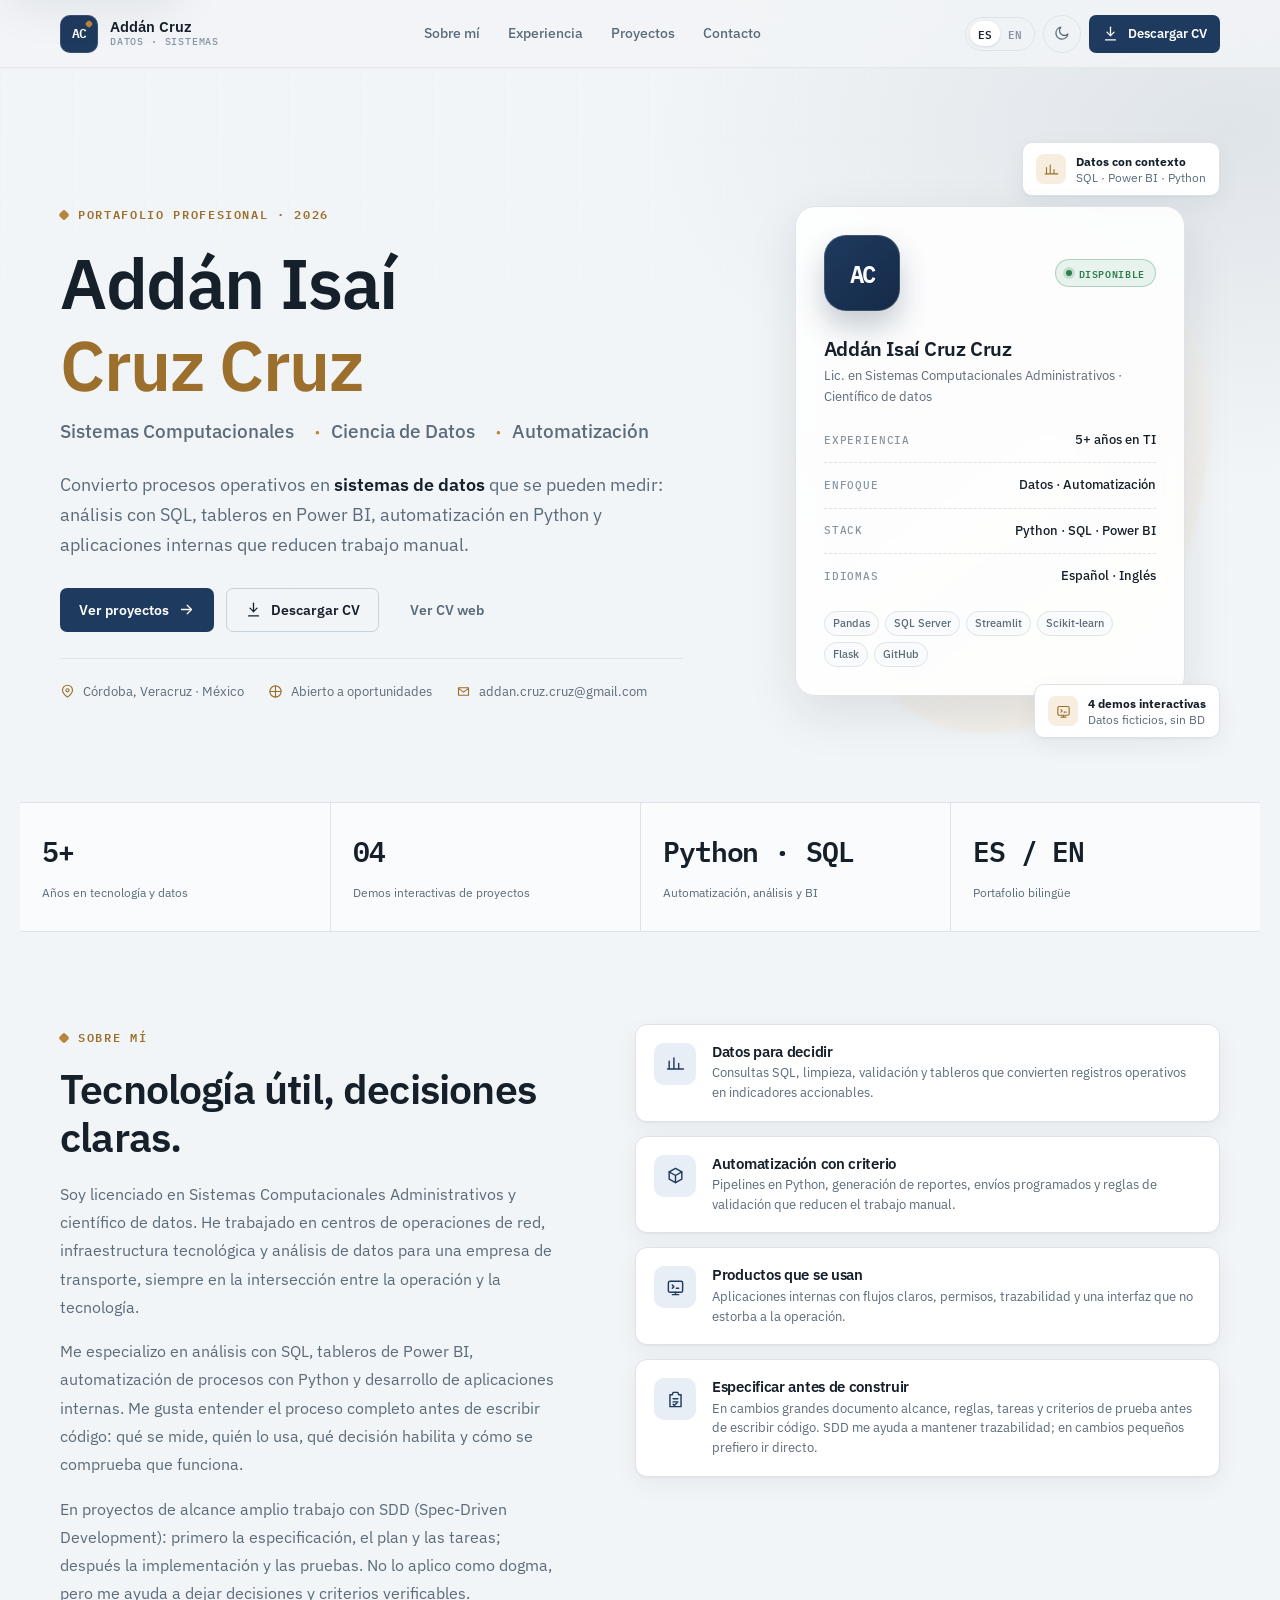
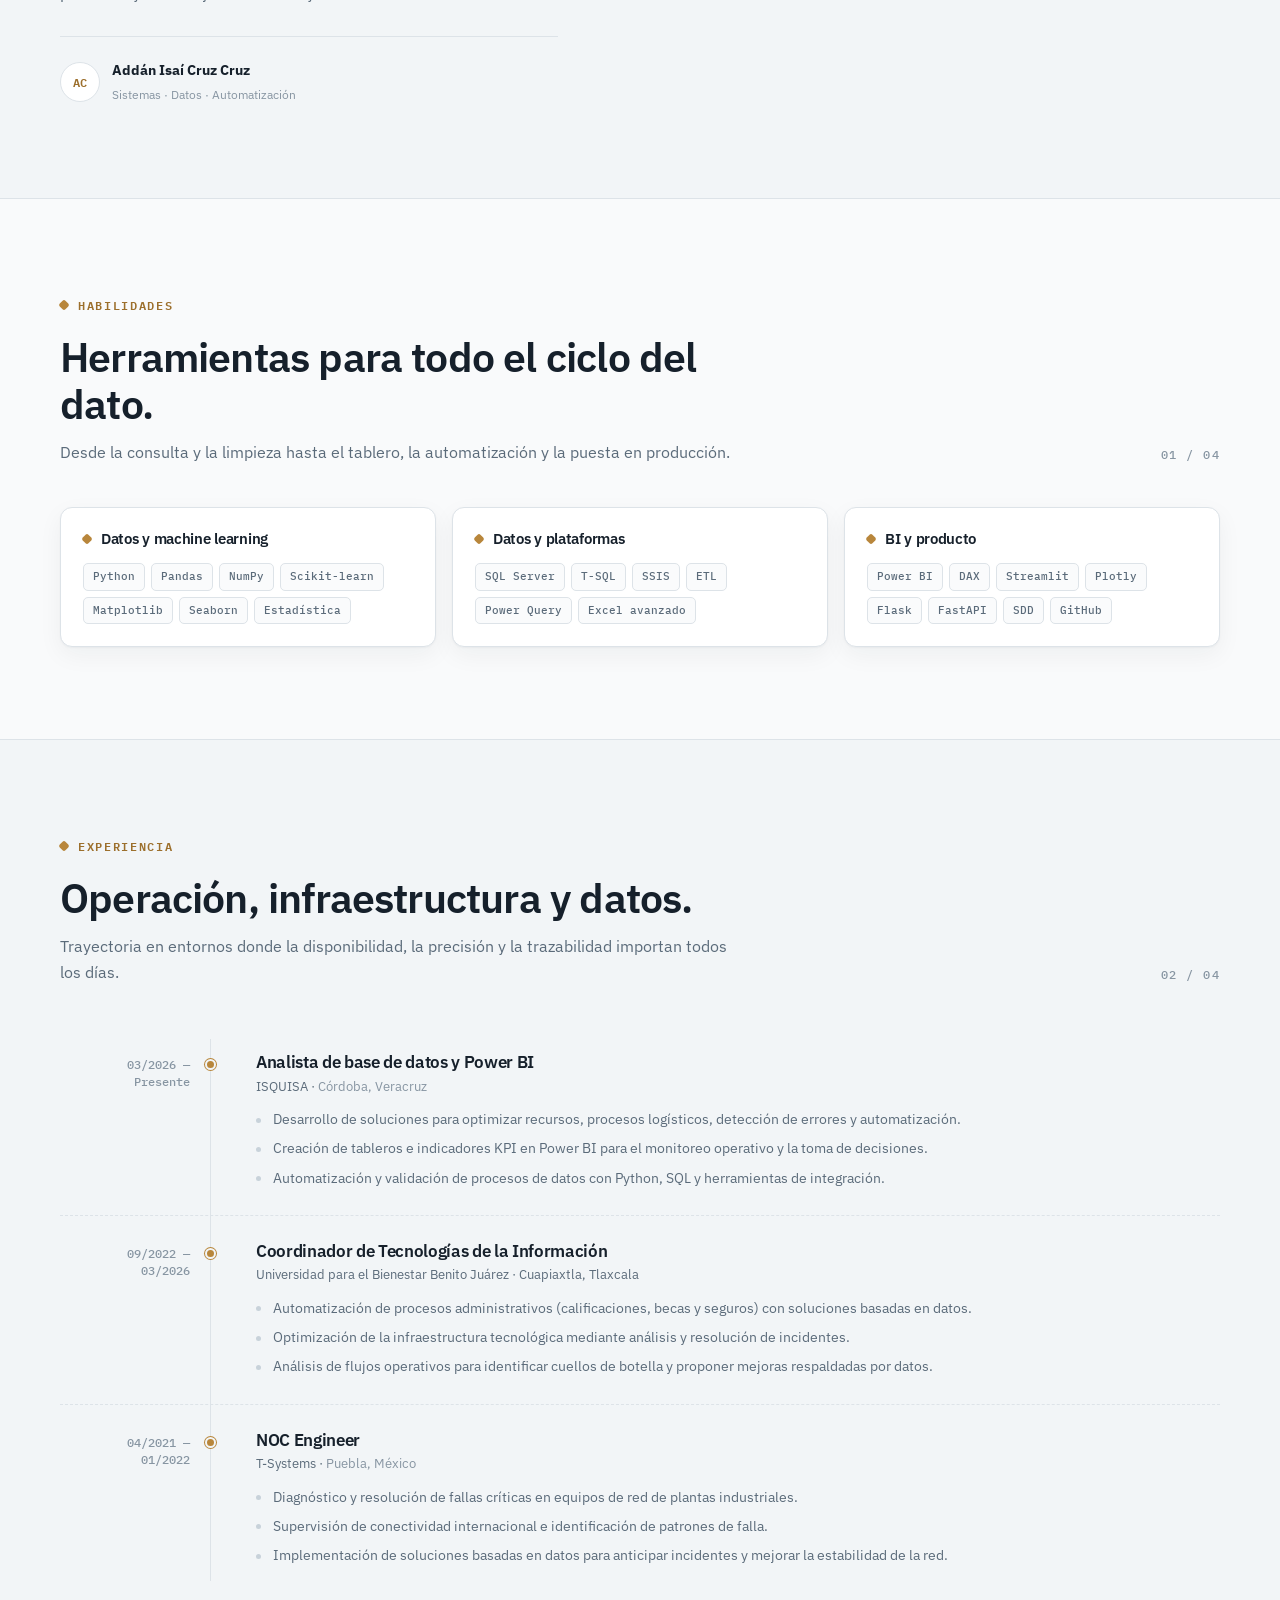
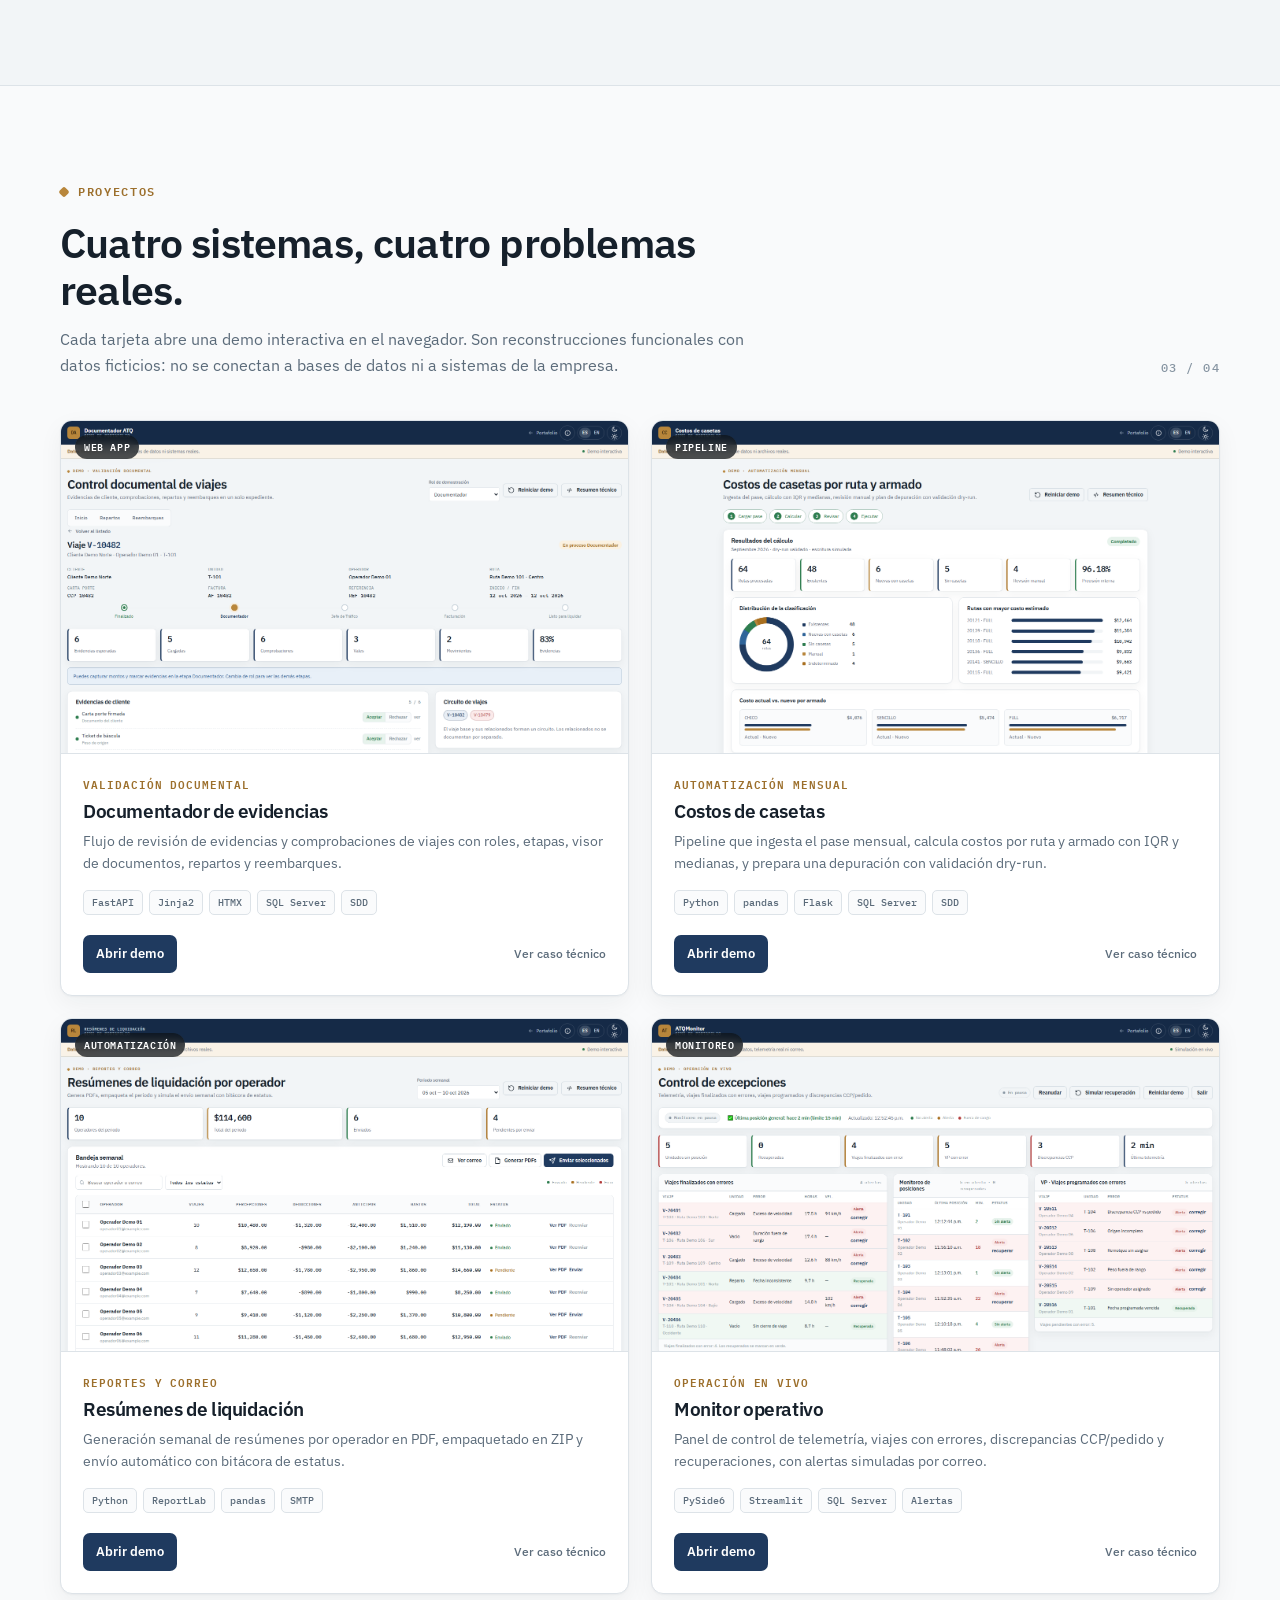
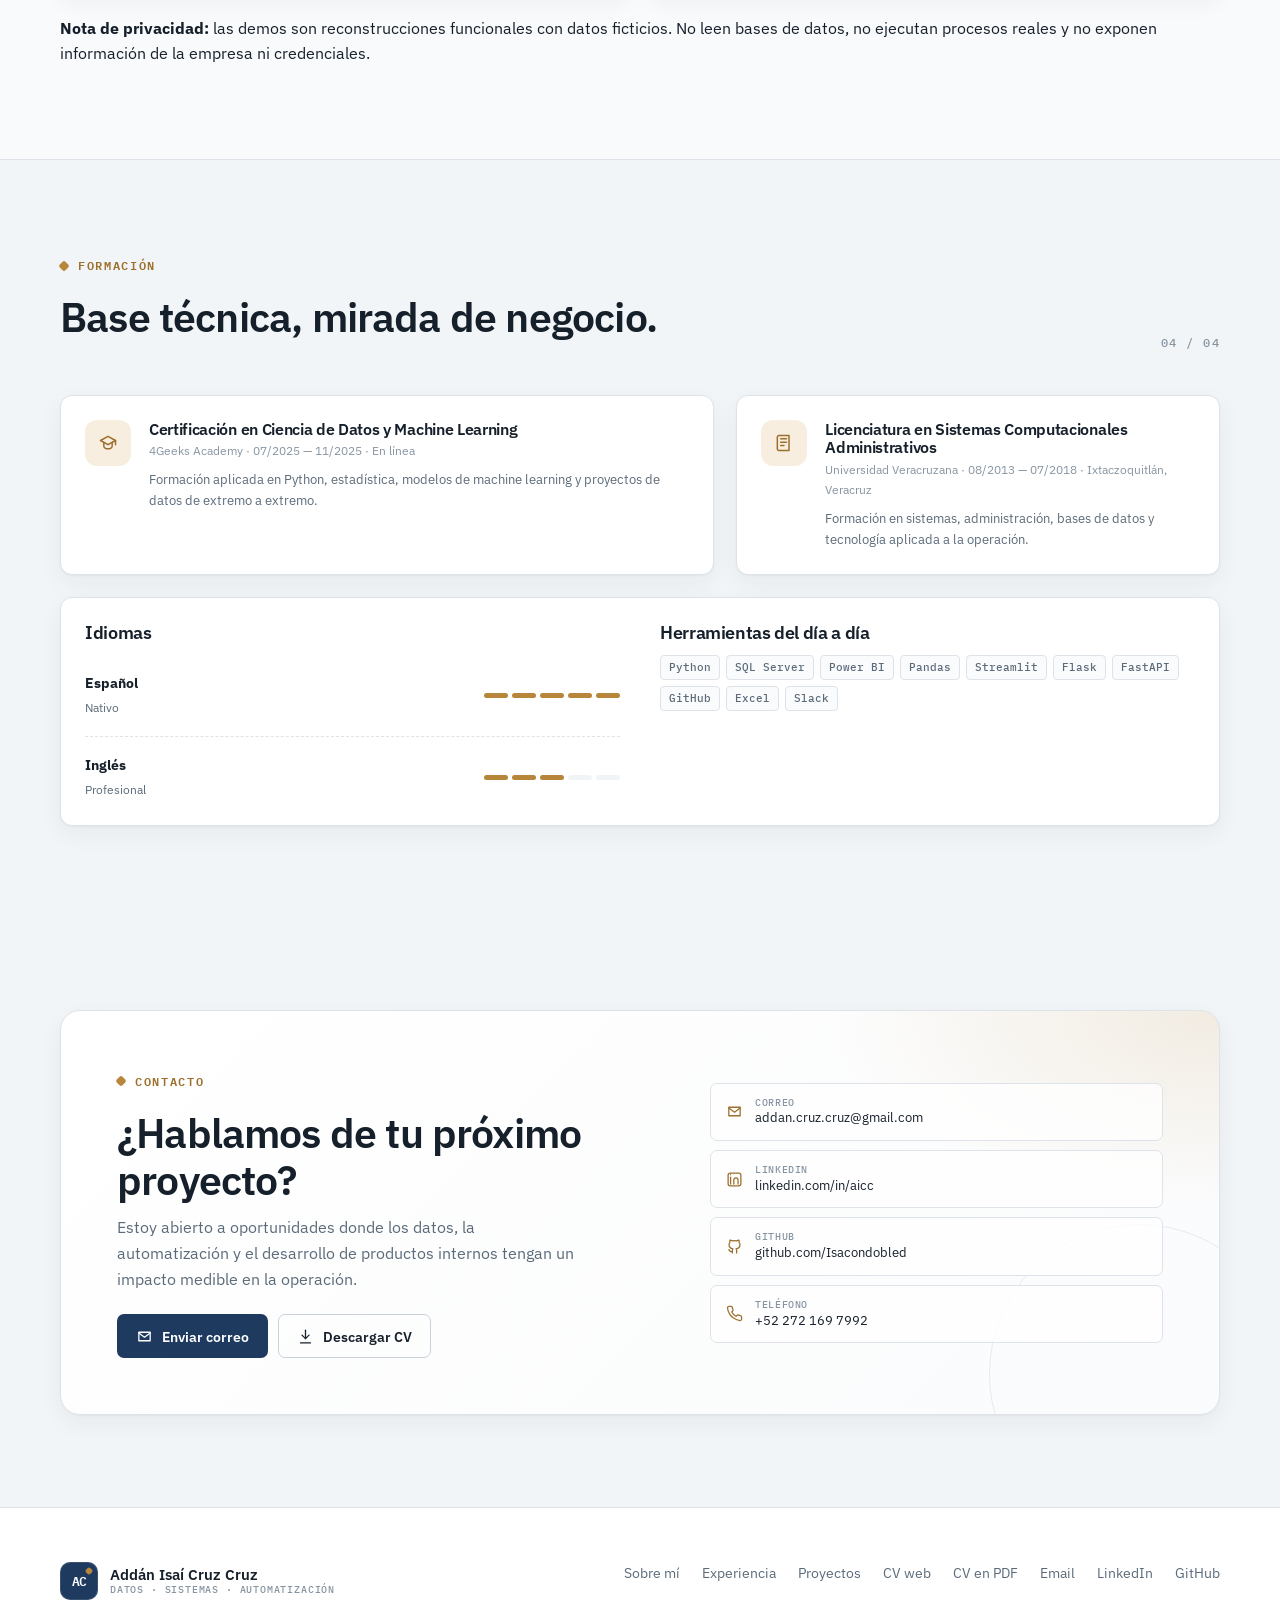
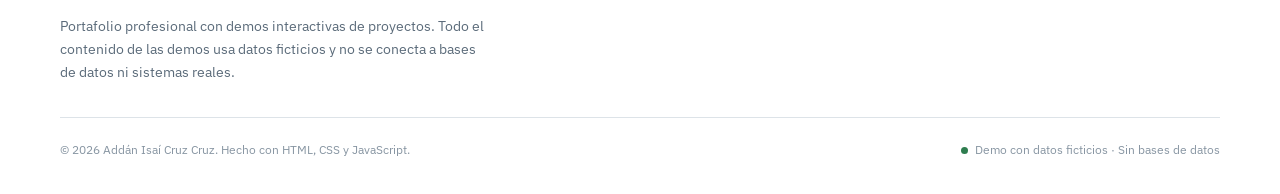
<file: index.html>
<!DOCTYPE html>
<html lang="es">
<head>
  <meta charset="utf-8">
  <meta name="viewport" content="width=device-width, initial-scale=1">
  <title>Addán Isaí Cruz Cruz — Datos, sistemas y automatización</title>
  <meta name="description" content="Portafolio profesional de Addán Isaí Cruz Cruz: ciencia de datos, SQL, Power BI, automatización de procesos y desarrollo de soluciones internas.">
  <meta name="author" content="Addán Isaí Cruz Cruz">
  <meta property="og:title" content="Addán Isaí Cruz Cruz — Portafolio profesional">
  <meta property="og:description" content="Ciencia de datos, SQL, Power BI y automatización de procesos. Cuatro demos interactivas con datos ficticios.">
  <meta property="og:type" content="website">
  <meta property="og:url" content="https://isacondobled.github.io/portafolio/">
  <meta property="og:image" content="https://isacondobled.github.io/portafolio/assets/img/og.png">
  <meta name="twitter:card" content="summary_large_image">
  <meta name="theme-color" content="#152a47">
  <link rel="canonical" href="https://isacondobled.github.io/portafolio/">
  <link rel="icon" href="assets/img/favicon.svg" type="image/svg+xml">
  <script src="assets/js/theme-init.js"></script>
  <link rel="stylesheet" href="assets/css/base.css">
  <link rel="stylesheet" href="assets/css/portfolio.css">
  <link rel="stylesheet" href="assets/css/print.css">
</head>
<body>
  <a class="skip-link" href="#main" data-es="Saltar al contenido" data-en="Skip to content">Saltar al contenido</a>

  <header class="site-header">
    <div class="container site-header-inner">
      <a class="brand-lockup" href="index.html" aria-label="Inicio del portafolio">
        <span class="brand-mark">AC</span>
        <span class="brand-text">
          <span class="brand-name">Addán Cruz</span>
          <span class="brand-role" data-es="Datos · Sistemas" data-en="Data · Systems">Datos · Sistemas</span>
        </span>
      </a>

      <nav class="site-nav" aria-label="Principal">
        <a href="#sobre-mi" data-es="Sobre mí" data-en="About">Sobre mí</a>
        <a href="#experiencia" data-es="Experiencia" data-en="Experience">Experiencia</a>
        <a href="#proyectos" data-es="Proyectos" data-en="Projects">Proyectos</a>
        <a href="#contacto" data-es="Contacto" data-en="Contact">Contacto</a>
      </nav>

      <div class="header-actions">
        <div class="lang-toggle" role="group" aria-label="Idioma">
          <button type="button" data-lang-btn="es" aria-pressed="true">ES</button>
          <button type="button" data-lang-btn="en" aria-pressed="false">EN</button>
        </div>
        <button class="icon-btn" type="button" data-theme-toggle data-es-aria-label="Cambiar tema" data-en-aria-label="Toggle theme" aria-label="Cambiar tema">
          <svg class="ico-moon" viewBox="0 0 24 24" fill="none" stroke="currentColor" stroke-width="1.8" stroke-linecap="round" stroke-linejoin="round" aria-hidden="true"><path d="M21 12.8A8.5 8.5 0 1 1 11.2 3a6.6 6.6 0 0 0 9.8 9.8Z"/></svg>
          <svg class="ico-sun" viewBox="0 0 24 24" fill="none" stroke="currentColor" stroke-width="1.8" stroke-linecap="round" stroke-linejoin="round" aria-hidden="true" style="display:none"><circle cx="12" cy="12" r="4"/><path d="M12 2v2M12 20v2M4.9 4.9l1.4 1.4M17.7 17.7l1.4 1.4M2 12h2M20 12h2M4.9 19.1l1.4-1.4M17.7 6.3l1.4-1.4"/></svg>
        </button>
        <a class="btn btn-sm" href="assets/cv/Addan_Cruz_CV.pdf" download>
          <svg viewBox="0 0 24 24" fill="none" stroke="currentColor" stroke-width="1.8" stroke-linecap="round" stroke-linejoin="round" aria-hidden="true"><path d="M12 3v12"/><path d="m7 10 5 5 5-5"/><path d="M5 21h14"/></svg>
          <span data-es="Descargar CV" data-en="Download CV">Descargar CV</span>
        </a>
        <button class="icon-btn menu-toggle" type="button" data-menu-toggle aria-expanded="false" aria-label="Abrir menú">
          <svg viewBox="0 0 24 24" fill="none" stroke="currentColor" stroke-width="1.8" stroke-linecap="round" aria-hidden="true"><path d="M4 7h16M4 12h16M4 17h16"/></svg>
        </button>
      </div>
    </div>
  </header>

  <div class="mobile-nav" data-mobile-nav>
    <a href="#sobre-mi" data-es="Sobre mí" data-en="About">Sobre mí</a>
    <a href="#experiencia" data-es="Experiencia" data-en="Experience">Experiencia</a>
    <a href="#proyectos" data-es="Proyectos" data-en="Projects">Proyectos</a>
    <a href="#contacto" data-es="Contacto" data-en="Contact">Contacto</a>
    <a href="assets/cv/Addan_Cruz_CV.pdf" download data-es="Descargar CV" data-en="Download CV">Descargar CV</a>
    <div class="lang-toggle" role="group" aria-label="Idioma" style="align-self:flex-start;margin-top:8px">
      <button type="button" data-lang-btn="es" aria-pressed="true">ES</button>
      <button type="button" data-lang-btn="en" aria-pressed="false">EN</button>
    </div>
  </div>

  <main id="main">
    <section class="hero">
      <div class="container hero-grid">
        <div class="hero-copy">
          <span class="eyebrow" data-es="Portafolio profesional · 2026" data-en="Professional portfolio · 2026">Portafolio profesional · 2026</span>
          <h1>
            <span data-es="Addán Isaí" data-en="Addán Isaí">Addán Isaí</span><br>
            <span class="accent">Cruz Cruz</span>
          </h1>
          <div class="hero-role">
            <span data-es="Sistemas Computacionales" data-en="Computer Systems">Sistemas Computacionales</span>
            <span data-es="Ciencia de Datos" data-en="Data Science">Ciencia de Datos</span>
            <span data-es="Automatización" data-en="Automation">Automatización</span>
          </div>
          <p class="hero-lead" data-es-html="Convierto procesos operativos en <strong>sistemas de datos</strong> que se pueden medir: análisis con SQL, tableros en Power BI, automatización en Python y aplicaciones internas que reducen trabajo manual." data-en-html="I turn operational processes into <strong>data systems</strong> that can be measured: SQL analysis, Power BI dashboards, Python automation and internal applications that reduce manual work.">
            Convierto procesos operativos en <strong>sistemas de datos</strong> que se pueden medir: análisis con SQL, tableros en Power BI, automatización en Python y aplicaciones internas que reducen trabajo manual.
          </p>
          <div class="hero-actions">
            <a class="btn" href="#proyectos">
              <span data-es="Ver proyectos" data-en="View projects">Ver proyectos</span>
              <svg viewBox="0 0 24 24" fill="none" stroke="currentColor" stroke-width="1.8" stroke-linecap="round" stroke-linejoin="round" aria-hidden="true"><path d="M5 12h14"/><path d="m13 6 6 6-6 6"/></svg>
            </a>
            <a class="btn btn-secondary" href="assets/cv/Addan_Cruz_CV.pdf" download>
              <svg viewBox="0 0 24 24" fill="none" stroke="currentColor" stroke-width="1.8" stroke-linecap="round" stroke-linejoin="round" aria-hidden="true"><path d="M12 3v12"/><path d="m7 10 5 5 5-5"/><path d="M5 21h14"/></svg>
              <span data-es="Descargar CV" data-en="Download CV">Descargar CV</span>
            </a>
            <a class="btn btn-ghost" href="cv.html" data-es="Ver CV web" data-en="View web CV">Ver CV web</a>
          </div>
          <div class="hero-meta">
            <span>
              <svg viewBox="0 0 24 24" fill="none" stroke="currentColor" stroke-width="1.8" stroke-linecap="round" stroke-linejoin="round" aria-hidden="true"><path d="M20 10c0 5-8 11-8 11S4 15 4 10a8 8 0 1 1 16 0Z"/><circle cx="12" cy="10" r="2.5"/></svg>
              <span data-es="Córdoba, Veracruz · México" data-en="Córdoba, Veracruz · Mexico">Córdoba, Veracruz · México</span>
            </span>
            <span>
              <svg viewBox="0 0 24 24" fill="none" stroke="currentColor" stroke-width="1.8" stroke-linecap="round" stroke-linejoin="round" aria-hidden="true"><path d="M12 3v18M3 12h18"/><circle cx="12" cy="12" r="9"/></svg>
              <span data-es="Abierto a oportunidades" data-en="Open to opportunities">Abierto a oportunidades</span>
            </span>
            <span>
              <svg viewBox="0 0 24 24" fill="none" stroke="currentColor" stroke-width="1.8" stroke-linecap="round" stroke-linejoin="round" aria-hidden="true"><path d="M4 6h16v12H4z"/><path d="m4 7 8 6 8-6"/></svg>
              <a href="mailto:addan.cruz.cruz@gmail.com" style="color:inherit;text-decoration:none">addan.cruz.cruz@gmail.com</a>
            </span>
          </div>
        </div>

        <div class="hero-panel">
          <div class="floating-note note-a">
            <span class="mini-icon">
              <svg viewBox="0 0 24 24" fill="none" stroke="currentColor" stroke-width="1.8" stroke-linecap="round" stroke-linejoin="round" aria-hidden="true"><path d="M4 19V9M10 19V5M16 19v-7M22 19H2"/></svg>
            </span>
            <span>
              <strong data-es="Datos con contexto" data-en="Data with context">Datos con contexto</strong>
              <span data-es="SQL · Power BI · Python" data-en="SQL · Power BI · Python">SQL · Power BI · Python</span>
            </span>
          </div>

          <div class="profile-card">
            <div class="profile-top">
              <div class="monogram">AC</div>
              <span class="profile-status" data-es="Disponible" data-en="Available">Disponible</span>
            </div>
            <h2>Addán Isaí Cruz Cruz</h2>
            <p class="profile-sub" data-es="Lic. en Sistemas Computacionales Administrativos · Científico de datos" data-en="BSc in Administrative Computer Systems · Data scientist">Lic. en Sistemas Computacionales Administrativos · Científico de datos</p>
            <div class="profile-rows">
              <div class="profile-row">
                <span class="label" data-es="Experiencia" data-en="Experience">Experiencia</span>
                <span class="value" data-es="5+ años en TI" data-en="5+ years in IT">5+ años en TI</span>
              </div>
              <div class="profile-row">
                <span class="label" data-es="Enfoque" data-en="Focus">Enfoque</span>
                <span class="value" data-es="Datos · Automatización" data-en="Data · Automation">Datos · Automatización</span>
              </div>
              <div class="profile-row">
                <span class="label" data-es="Stack" data-en="Stack">Stack</span>
                <span class="value">Python · SQL · Power BI</span>
              </div>
              <div class="profile-row">
                <span class="label" data-es="Idiomas" data-en="Languages">Idiomas</span>
                <span class="value" data-es="Español · Inglés" data-en="Spanish · English">Español · Inglés</span>
              </div>
            </div>
            <div class="profile-stack">
              <span class="chip">Pandas</span>
              <span class="chip">SQL Server</span>
              <span class="chip">Streamlit</span>
              <span class="chip">Scikit-learn</span>
              <span class="chip">Flask</span>
              <span class="chip">GitHub</span>
            </div>
          </div>

          <div class="floating-note note-b">
            <span class="mini-icon">
              <svg viewBox="0 0 24 24" fill="none" stroke="currentColor" stroke-width="1.8" stroke-linecap="round" stroke-linejoin="round" aria-hidden="true"><rect x="3" y="4" width="18" height="14" rx="2"/><path d="M8 21h8M12 18v3"/><path d="m8 9 2 2-2 2M13 13h3"/></svg>
            </span>
            <span>
              <strong data-es="4 demos interactivas" data-en="4 interactive demos">4 demos interactivas</strong>
              <span data-es="Datos ficticios, sin BD" data-en="Fake data, no database">Datos ficticios, sin BD</span>
            </span>
          </div>
        </div>
      </div>
    </section>

    <div class="stats-strip container-wide">
      <div class="stat-item">
        <span class="stat-num">5+</span>
        <span class="stat-label" data-es="Años en tecnología y datos" data-en="Years in technology and data">Años en tecnología y datos</span>
      </div>
      <div class="stat-item">
        <span class="stat-num">04</span>
        <span class="stat-label" data-es="Demos interactivas de proyectos" data-en="Interactive project demos">Demos interactivas de proyectos</span>
      </div>
      <div class="stat-item">
        <span class="stat-num">Python · SQL</span>
        <span class="stat-label" data-es="Automatización, análisis y BI" data-en="Automation, analysis and BI">Automatización, análisis y BI</span>
      </div>
      <div class="stat-item">
        <span class="stat-num">ES / EN</span>
        <span class="stat-label" data-es="Portafolio bilingüe" data-en="Bilingual portfolio">Portafolio bilingüe</span>
      </div>
    </div>

    <section class="section" id="sobre-mi">
      <div class="container about-grid">
        <div class="about-copy reveal">
          <span class="eyebrow" data-es="Sobre mí" data-en="About me">Sobre mí</span>
          <h2 data-es="Tecnología útil, decisiones claras." data-en="Useful technology, clearer decisions.">Tecnología útil, decisiones claras.</h2>
          <p data-es="Soy licenciado en Sistemas Computacionales Administrativos y científico de datos. He trabajado en centros de operaciones de red, infraestructura tecnológica y análisis de datos para una empresa de transporte, siempre en la intersección entre la operación y la tecnología." data-en="I hold a BSc in Administrative Computer Systems and work as a data scientist. I have worked in network operations centers, IT infrastructure and data analysis for a transportation company, always at the intersection of operations and technology.">
            Soy licenciado en Sistemas Computacionales Administrativos y científico de datos. He trabajado en centros de operaciones de red, infraestructura tecnológica y análisis de datos para una empresa de transporte, siempre en la intersección entre la operación y la tecnología.
          </p>
          <p data-es="Me especializo en análisis con SQL, tableros de Power BI, automatización de procesos con Python y desarrollo de aplicaciones internas. Me gusta entender el proceso completo antes de escribir código: qué se mide, quién lo usa, qué decisión habilita y cómo se comprueba que funciona." data-en="I specialize in SQL analysis, Power BI dashboards, Python process automation and internal application development. I like understanding the whole process before writing code: what is measured, who uses it, what decision it enables and how its success is verified.">
            Me especializo en análisis con SQL, tableros de Power BI, automatización de procesos con Python y desarrollo de aplicaciones internas. Me gusta entender el proceso completo antes de escribir código: qué se mide, quién lo usa, qué decisión habilita y cómo se comprueba que funciona.
          </p>
          <p data-es="En proyectos de alcance amplio trabajo con SDD (Spec-Driven Development): primero la especificación, el plan y las tareas; después la implementación y las pruebas. No lo aplico como dogma, pero me ayuda a dejar decisiones y criterios verificables." data-en="On larger-scope projects I work with SDD (Spec-Driven Development): specification, plan and tasks first; implementation and testing after. I do not apply it as dogma, but it helps me keep decisions and acceptance criteria verifiable.">
            En proyectos de alcance amplio trabajo con SDD (Spec-Driven Development): primero la especificación, el plan y las tareas; después la implementación y las pruebas. No lo aplico como dogma, pero me ayuda a dejar decisiones y criterios verificables.
          </p>
          <div class="about-signature">
            <span class="sig-mark">AC</span>
            <div>
              <strong>Addán Isaí Cruz Cruz</strong>
              <span data-es="Sistemas · Datos · Automatización" data-en="Systems · Data · Automation">Sistemas · Datos · Automatización</span>
            </div>
          </div>
        </div>

        <div class="focus-list reveal">
          <article class="focus-item">
            <span class="focus-icon">
              <svg viewBox="0 0 24 24" fill="none" stroke="currentColor" stroke-width="1.8" stroke-linecap="round" stroke-linejoin="round" aria-hidden="true"><path d="M4 19V9M10 19V5M16 19v-7M22 19H2"/></svg>
            </span>
            <div>
              <h3 data-es="Datos para decidir" data-en="Data for decisions">Datos para decidir</h3>
              <p data-es="Consultas SQL, limpieza, validación y tableros que convierten registros operativos en indicadores accionables." data-en="SQL queries, cleaning, validation and dashboards that turn operational records into actionable indicators.">Consultas SQL, limpieza, validación y tableros que convierten registros operativos en indicadores accionables.</p>
            </div>
          </article>
          <article class="focus-item">
            <span class="focus-icon">
              <svg viewBox="0 0 24 24" fill="none" stroke="currentColor" stroke-width="1.8" stroke-linecap="round" stroke-linejoin="round" aria-hidden="true"><path d="m12 3 8 4.5v9L12 21l-8-4.5v-9L12 3Z"/><path d="m4 7.5 8 4.5 8-4.5M12 12v9"/></svg>
            </span>
            <div>
              <h3 data-es="Automatización con criterio" data-en="Automation with judgment">Automatización con criterio</h3>
              <p data-es="Pipelines en Python, generación de reportes, envíos programados y reglas de validación que reducen el trabajo manual." data-en="Python pipelines, report generation, scheduled delivery and validation rules that reduce manual work.">Pipelines en Python, generación de reportes, envíos programados y reglas de validación que reducen el trabajo manual.</p>
            </div>
          </article>
          <article class="focus-item">
            <span class="focus-icon">
              <svg viewBox="0 0 24 24" fill="none" stroke="currentColor" stroke-width="1.8" stroke-linecap="round" stroke-linejoin="round" aria-hidden="true"><rect x="3" y="4" width="18" height="14" rx="2"/><path d="M8 21h8M12 18v3"/><path d="m8 9 2 2-2 2M13 13h3"/></svg>
            </span>
            <div>
              <h3 data-es="Productos que se usan" data-en="Products people use">Productos que se usan</h3>
              <p data-es="Aplicaciones internas con flujos claros, permisos, trazabilidad y una interfaz que no estorba a la operación." data-en="Internal applications with clear workflows, permissions, traceability and an interface that does not get in the way of operations.">Aplicaciones internas con flujos claros, permisos, trazabilidad y una interfaz que no estorba a la operación.</p>
            </div>
          </article>
          <article class="focus-item">
            <span class="focus-icon">
              <svg viewBox="0 0 24 24" fill="none" stroke="currentColor" stroke-width="1.8" stroke-linecap="round" stroke-linejoin="round" aria-hidden="true"><path d="M9 3h6l1 3h3v15H5V6h3l1-3Z"/><path d="M9 11h6M9 15h6"/><path d="m9 18 1.5 1.5L14 16"/></svg>
            </span>
            <div>
              <h3 data-es="Especificar antes de construir" data-en="Specify before building">Especificar antes de construir</h3>
              <p data-es="En cambios grandes documento alcance, reglas, tareas y criterios de prueba antes de escribir código. SDD me ayuda a mantener trazabilidad; en cambios pequeños prefiero ir directo." data-en="For larger changes I document scope, rules, tasks and acceptance criteria before writing code. SDD helps me keep traceability; for small changes I prefer to go direct.">En cambios grandes documento alcance, reglas, tareas y criterios de prueba antes de escribir código. SDD me ayuda a mantener trazabilidad; en cambios pequeños prefiero ir directo.</p>
            </div>
          </article>
        </div>
      </div>
    </section>

    <section class="section section-alt" id="habilidades">
      <div class="container">
        <div class="section-head reveal">
          <div>
            <span class="eyebrow" data-es="Habilidades" data-en="Skills">Habilidades</span>
            <h2 data-es="Herramientas para todo el ciclo del dato." data-en="Tools across the data lifecycle.">Herramientas para todo el ciclo del dato.</h2>
            <p data-es="Desde la consulta y la limpieza hasta el tablero, la automatización y la puesta en producción." data-en="From querying and cleaning to dashboards, automation and production delivery.">Desde la consulta y la limpieza hasta el tablero, la automatización y la puesta en producción.</p>
          </div>
          <span class="section-index">01 / 04</span>
        </div>

        <div class="skills-grid">
          <article class="skill-card reveal">
            <div class="skill-card-head"><span class="dot"></span><h3 data-es="Datos y machine learning" data-en="Data and machine learning">Datos y machine learning</h3></div>
            <div class="skill-tags">
              <span>Python</span><span>Pandas</span><span>NumPy</span><span>Scikit-learn</span><span>Matplotlib</span><span>Seaborn</span><span>Estadística</span>
            </div>
          </article>
          <article class="skill-card reveal">
            <div class="skill-card-head"><span class="dot"></span><h3 data-es="Datos y plataformas" data-en="Data and platforms">Datos y plataformas</h3></div>
            <div class="skill-tags">
              <span>SQL Server</span><span>T-SQL</span><span>SSIS</span><span>ETL</span><span>Power Query</span><span>Excel avanzado</span>
            </div>
          </article>
          <article class="skill-card reveal">
            <div class="skill-card-head"><span class="dot"></span><h3 data-es="BI y producto" data-en="BI and product">BI y producto</h3></div>
            <div class="skill-tags">
              <span>Power BI</span><span>DAX</span><span>Streamlit</span><span>Plotly</span><span>Flask</span><span>FastAPI</span><span>SDD</span><span>GitHub</span>
            </div>
          </article>
        </div>
      </div>
    </section>

    <section class="section" id="experiencia">
      <div class="container">
        <div class="section-head reveal">
          <div>
            <span class="eyebrow" data-es="Experiencia" data-en="Experience">Experiencia</span>
            <h2 data-es="Operación, infraestructura y datos." data-en="Operations, infrastructure and data.">Operación, infraestructura y datos.</h2>
            <p data-es="Trayectoria en entornos donde la disponibilidad, la precisión y la trazabilidad importan todos los días." data-en="A career in environments where availability, accuracy and traceability matter every day.">Trayectoria en entornos donde la disponibilidad, la precisión y la trazabilidad importan todos los días.</p>
          </div>
          <span class="section-index">02 / 04</span>
        </div>

        <div class="timeline">
          <article class="timeline-item reveal">
            <div class="timeline-date">03/2026 —<br>Presente</div>
            <span class="timeline-dot"></span>
            <div class="timeline-body">
              <h3 data-es="Analista de base de datos y Power BI" data-en="Database and Power BI Analyst">Analista de base de datos y Power BI</h3>
              <p class="timeline-company">ISQUISA · <span class="place" data-es="Córdoba, Veracruz" data-en="Córdoba, Veracruz">Córdoba, Veracruz</span></p>
              <ul>
                <li data-es="Desarrollo de soluciones para optimizar recursos, procesos logísticos, detección de errores y automatización." data-en="Built solutions to optimize resources, logistics processes, error detection and automation.">Desarrollo de soluciones para optimizar recursos, procesos logísticos, detección de errores y automatización.</li>
                <li data-es="Creación de tableros e indicadores KPI en Power BI para el monitoreo operativo y la toma de decisiones." data-en="Created Power BI dashboards and KPIs for operational monitoring and decision-making.">Creación de tableros e indicadores KPI en Power BI para el monitoreo operativo y la toma de decisiones.</li>
                <li data-es="Automatización y validación de procesos de datos con Python, SQL y herramientas de integración." data-en="Automated and validated data processes with Python, SQL and integration tools.">Automatización y validación de procesos de datos con Python, SQL y herramientas de integración.</li>
              </ul>
            </div>
          </article>

          <article class="timeline-item reveal">
            <div class="timeline-date">09/2022 —<br>03/2026</div>
            <span class="timeline-dot"></span>
            <div class="timeline-body">
              <h3 data-es="Coordinador de Tecnologías de la Información" data-en="Information Technology Coordinator">Coordinador de Tecnologías de la Información</h3>
              <p class="timeline-company" data-es="Universidad para el Bienestar Benito Juárez · Cuapiaxtla, Tlaxcala" data-en="Universidad para el Bienestar Benito Juárez · Cuapiaxtla, Tlaxcala">Universidad para el Bienestar Benito Juárez · Cuapiaxtla, Tlaxcala</p>
              <ul>
                <li data-es="Automatización de procesos administrativos (calificaciones, becas y seguros) con soluciones basadas en datos." data-en="Automated administrative processes (grades, scholarships and insurance) with data-driven solutions.">Automatización de procesos administrativos (calificaciones, becas y seguros) con soluciones basadas en datos.</li>
                <li data-es="Optimización de la infraestructura tecnológica mediante análisis y resolución de incidentes." data-en="Optimized IT infrastructure through analysis and incident resolution.">Optimización de la infraestructura tecnológica mediante análisis y resolución de incidentes.</li>
                <li data-es="Análisis de flujos operativos para identificar cuellos de botella y proponer mejoras respaldadas por datos." data-en="Analyzed operational workflows to identify bottlenecks and propose data-backed improvements.">Análisis de flujos operativos para identificar cuellos de botella y proponer mejoras respaldadas por datos.</li>
              </ul>
            </div>
          </article>

          <article class="timeline-item reveal">
            <div class="timeline-date">04/2021 —<br>01/2022</div>
            <span class="timeline-dot"></span>
            <div class="timeline-body">
              <h3 data-es="NOC Engineer" data-en="NOC Engineer">NOC Engineer</h3>
              <p class="timeline-company">T-Systems · <span class="place" data-es="Puebla, México" data-en="Puebla, Mexico">Puebla, México</span></p>
              <ul>
                <li data-es="Diagnóstico y resolución de fallas críticas en equipos de red de plantas industriales." data-en="Diagnosed and resolved critical failures in industrial plant network equipment.">Diagnóstico y resolución de fallas críticas en equipos de red de plantas industriales.</li>
                <li data-es="Supervisión de conectividad internacional e identificación de patrones de falla." data-en="Monitored international connectivity and identified failure patterns.">Supervisión de conectividad internacional e identificación de patrones de falla.</li>
                <li data-es="Implementación de soluciones basadas en datos para anticipar incidentes y mejorar la estabilidad de la red." data-en="Implemented data-driven solutions to anticipate incidents and improve network stability.">Implementación de soluciones basadas en datos para anticipar incidentes y mejorar la estabilidad de la red.</li>
              </ul>
            </div>
          </article>
        </div>
      </div>
    </section>

    <section class="section section-alt" id="proyectos">
      <div class="container">
        <div class="section-head reveal">
          <div>
            <span class="eyebrow" data-es="Proyectos" data-en="Projects">Proyectos</span>
            <h2 data-es="Cuatro sistemas, cuatro problemas reales." data-en="Four systems, four real problems.">Cuatro sistemas, cuatro problemas reales.</h2>
            <p data-es="Cada tarjeta abre una demo interactiva en el navegador. Son reconstrucciones funcionales con datos ficticios: no se conectan a bases de datos ni a sistemas de la empresa." data-en="Each card opens an interactive browser demo. These are functional reconstructions with fictional data: they do not connect to databases or company systems.">Cada tarjeta abre una demo interactiva en el navegador. Son reconstrucciones funcionales con datos ficticios: no se conectan a bases de datos ni a sistemas de la empresa.</p>
          </div>
          <span class="section-index">03 / 04</span>
        </div>

        <div class="projects-grid">
          <article class="project-card reveal">
            <a class="project-preview" href="proyectos/documentador.html" aria-label="Abrir demo del Documentador de evidencias">
              <img src="assets/img/previews/documentador.png" alt="" loading="lazy" onerror="this.style.display='none'">
              <div class="preview-fallback" aria-hidden="true">
                <div class="mock-window">
                  <div class="mock-bar"><i></i><i></i><i></i></div>
                  <div class="mock-body">
                    <span class="mock-line is-title"></span>
                    <span class="mock-line"></span>
                    <span class="mock-line is-short"></span>
                    <div class="mock-grid"><span class="mock-tile"></span><span class="mock-tile"></span><span class="mock-tile"></span></div>
                  </div>
                </div>
              </div>
              <span class="project-tag">Web app</span>
            </a>
            <div class="project-body">
              <span class="project-kicker" data-es="Validación documental" data-en="Document validation">Validación documental</span>
              <h3 data-es="Documentador de evidencias" data-en="Evidence document manager">Documentador de evidencias</h3>
              <p data-es="Flujo de revisión de evidencias y comprobaciones de viajes con roles, etapas, visor de documentos, repartos y reembarques." data-en="Trip evidence and expense review workflow with roles, stages, document viewer, dispatches and reshipments.">Flujo de revisión de evidencias y comprobaciones de viajes con roles, etapas, visor de documentos, repartos y reembarques.</p>
              <div class="project-stack"><span>FastAPI</span><span>Jinja2</span><span>HTMX</span><span>SQL Server</span><span>SDD</span></div>
              <div class="project-actions">
                <a class="btn btn-sm" href="proyectos/documentador.html" data-es="Abrir demo" data-en="Open demo">Abrir demo</a>
                <a class="link-detail" href="proyectos/documentador.html#tech" data-es="Ver caso técnico" data-en="Technical case">Ver caso técnico</a>
              </div>
            </div>
          </article>

          <article class="project-card reveal">
            <a class="project-preview" href="proyectos/costos-casetas.html" aria-label="Abrir demo de costos de casetas">
              <img src="assets/img/previews/casetas.png" alt="" loading="lazy" onerror="this.style.display='none'">
              <div class="preview-fallback" aria-hidden="true">
                <div class="mock-window">
                  <div class="mock-bar"><i></i><i></i><i></i></div>
                  <div class="mock-body">
                    <span class="mock-line is-title"></span>
                    <span class="mock-line is-short"></span>
                    <div class="mock-grid"><span class="mock-tile"></span><span class="mock-tile"></span><span class="mock-tile"></span></div>
                    <span class="mock-line"></span>
                    <span class="mock-line is-short"></span>
                  </div>
                </div>
              </div>
              <span class="project-tag">Pipeline</span>
            </a>
            <div class="project-body">
              <span class="project-kicker" data-es="Automatización mensual" data-en="Monthly automation">Automatización mensual</span>
              <h3 data-es="Costos de casetas" data-en="Toll costs">Costos de casetas</h3>
              <p data-es="Pipeline que ingesta el pase mensual, calcula costos por ruta y armado con IQR y medianas, y prepara una depuración con validación dry-run." data-en="Pipeline that ingests the monthly pass, computes costs by route and configuration with IQR and medians, and prepares a validated dry-run cleanup.">Pipeline que ingesta el pase mensual, calcula costos por ruta y armado con IQR y medianas, y prepara una depuración con validación dry-run.</p>
              <div class="project-stack"><span>Python</span><span>pandas</span><span>Flask</span><span>SQL Server</span><span>SDD</span></div>
              <div class="project-actions">
                <a class="btn btn-sm" href="proyectos/costos-casetas.html" data-es="Abrir demo" data-en="Open demo">Abrir demo</a>
                <a class="link-detail" href="proyectos/costos-casetas.html#tech" data-es="Ver caso técnico" data-en="Technical case">Ver caso técnico</a>
              </div>
            </div>
          </article>

          <article class="project-card reveal">
            <a class="project-preview" href="proyectos/liquidaciones.html" aria-label="Abrir demo de resúmenes de liquidación">
              <img src="assets/img/previews/liquidaciones.png" alt="" loading="lazy" onerror="this.style.display='none'">
              <div class="preview-fallback" aria-hidden="true">
                <div class="mock-window">
                  <div class="mock-bar"><i></i><i></i><i></i></div>
                  <div class="mock-body">
                    <span class="mock-line is-title"></span>
                    <span class="mock-line"></span>
                    <span class="mock-line"></span>
                    <div class="mock-grid"><span class="mock-tile"></span><span class="mock-tile"></span><span class="mock-tile"></span></div>
                    <span class="mock-line is-short"></span>
                  </div>
                </div>
              </div>
              <span class="project-tag">Automatización</span>
            </a>
            <div class="project-body">
              <span class="project-kicker" data-es="Reportes y correo" data-en="Reports and email">Reportes y correo</span>
              <h3 data-es="Resúmenes de liquidación" data-en="Settlement summaries">Resúmenes de liquidación</h3>
              <p data-es="Generación semanal de resúmenes por operador en PDF, empaquetado en ZIP y envío automático con bitácora de estatus." data-en="Weekly generation of per-operator PDF summaries, ZIP packaging and automated delivery with status logging.">Generación semanal de resúmenes por operador en PDF, empaquetado en ZIP y envío automático con bitácora de estatus.</p>
              <div class="project-stack"><span>Python</span><span>ReportLab</span><span>pandas</span><span>SMTP</span></div>
              <div class="project-actions">
                <a class="btn btn-sm" href="proyectos/liquidaciones.html" data-es="Abrir demo" data-en="Open demo">Abrir demo</a>
                <a class="link-detail" href="proyectos/liquidaciones.html#tech" data-es="Ver caso técnico" data-en="Technical case">Ver caso técnico</a>
              </div>
            </div>
          </article>

          <article class="project-card reveal">
            <a class="project-preview" href="proyectos/monitor-operativo.html" aria-label="Abrir demo del monitor operativo">
              <img src="assets/img/previews/monitor.png" alt="" loading="lazy" onerror="this.style.display='none'">
              <div class="preview-fallback" aria-hidden="true">
                <div class="mock-window">
                  <div class="mock-bar"><i></i><i></i><i></i></div>
                  <div class="mock-body">
                    <span class="mock-line is-title"></span>
                    <div class="mock-grid"><span class="mock-tile"></span><span class="mock-tile"></span><span class="mock-tile"></span></div>
                    <span class="mock-line"></span>
                    <span class="mock-line is-short"></span>
                    <div class="mock-grid"><span class="mock-tile"></span><span class="mock-tile"></span><span class="mock-tile"></span></div>
                  </div>
                </div>
              </div>
              <span class="project-tag">Monitoreo</span>
            </a>
            <div class="project-body">
              <span class="project-kicker" data-es="Operación en vivo" data-en="Live operations">Operación en vivo</span>
              <h3 data-es="Monitor operativo" data-en="Operations monitor">Monitor operativo</h3>
              <p data-es="Panel de control de telemetría, viajes con errores, discrepancias CCP/pedido y recuperaciones, con alertas simuladas por correo." data-en="Telemetry, trip error, CCP/order discrepancy and recovery dashboard with simulated email alerts.">Panel de control de telemetría, viajes con errores, discrepancias CCP/pedido y recuperaciones, con alertas simuladas por correo.</p>
              <div class="project-stack"><span>PySide6</span><span>Streamlit</span><span>SQL Server</span><span>Alertas</span></div>
              <div class="project-actions">
                <a class="btn btn-sm" href="proyectos/monitor-operativo.html" data-es="Abrir demo" data-en="Open demo">Abrir demo</a>
                <a class="link-detail" href="proyectos/monitor-operativo.html#tech" data-es="Ver caso técnico" data-en="Technical case">Ver caso técnico</a>
              </div>
            </div>
          </article>
        </div>

        <div class="info-note reveal" style="margin-top:22px">
          <strong data-es="Nota de privacidad:" data-en="Privacy note:">Nota de privacidad:</strong>
          <span data-es=" las demos son reconstrucciones funcionales con datos ficticios. No leen bases de datos, no ejecutan procesos reales y no exponen información de la empresa ni credenciales." data-en=" the demos are functional reconstructions with fictional data. They do not read databases, run real processes or expose company information or credentials."> las demos son reconstrucciones funcionales con datos ficticios. No leen bases de datos, no ejecutan procesos reales y no exponen información de la empresa ni credenciales.</span>
        </div>
      </div>
    </section>

    <section class="section" id="formacion">
      <div class="container">
        <div class="section-head reveal">
          <div>
            <span class="eyebrow" data-es="Formación" data-en="Education">Formación</span>
            <h2 data-es="Base técnica, mirada de negocio." data-en="Technical foundation, business perspective.">Base técnica, mirada de negocio.</h2>
          </div>
          <span class="section-index">04 / 04</span>
        </div>

        <div class="education-grid">
          <article class="edu-card reveal">
            <span class="edu-icon">
              <svg viewBox="0 0 24 24" fill="none" stroke="currentColor" stroke-width="1.8" stroke-linecap="round" stroke-linejoin="round" aria-hidden="true"><path d="m3 9 9-5 9 5-9 5-9-5Z"/><path d="M7 11.5V16c0 1.5 2.2 3 5 3s5-1.5 5-3v-4.5"/><path d="M21 9v5"/></svg>
            </span>
            <div>
              <h3 data-es="Certificación en Ciencia de Datos y Machine Learning" data-en="Data Science and Machine Learning Certification">Certificación en Ciencia de Datos y Machine Learning</h3>
              <p class="edu-meta">4Geeks Academy · 07/2025 — 11/2025 · <span data-es="En línea" data-en="Online">En línea</span></p>
              <p data-es="Formación aplicada en Python, estadística, modelos de machine learning y proyectos de datos de extremo a extremo." data-en="Applied training in Python, statistics, machine learning models and end-to-end data projects.">Formación aplicada en Python, estadística, modelos de machine learning y proyectos de datos de extremo a extremo.</p>
            </div>
          </article>

          <article class="edu-card reveal">
            <span class="edu-icon">
              <svg viewBox="0 0 24 24" fill="none" stroke="currentColor" stroke-width="1.8" stroke-linecap="round" stroke-linejoin="round" aria-hidden="true"><path d="M4 19V5a2 2 0 0 1 2-2h12v18H6a2 2 0 0 1-2-2Z"/><path d="M8 7h7M8 11h7M8 15h4"/></svg>
            </span>
            <div>
              <h3 data-es="Licenciatura en Sistemas Computacionales Administrativos" data-en="BSc in Administrative Computer Systems">Licenciatura en Sistemas Computacionales Administrativos</h3>
              <p class="edu-meta">Universidad Veracruzana · 08/2013 — 07/2018 · <span data-es="Ixtaczoquitlán, Veracruz" data-en="Ixtaczoquitlán, Veracruz">Ixtaczoquitlán, Veracruz</span></p>
              <p data-es="Formación en sistemas, administración, bases de datos y tecnología aplicada a la operación." data-en="Training in systems, administration, databases and technology applied to operations.">Formación en sistemas, administración, bases de datos y tecnología aplicada a la operación.</p>
            </div>
          </article>
        </div>

        <div class="card reveal" style="padding:24px;margin-top:22px">
          <div class="cv-two-col">
            <div>
              <h3 style="margin-bottom:12px" data-es="Idiomas" data-en="Languages">Idiomas</h3>
              <div class="language-row">
                <div><strong data-es="Español" data-en="Spanish">Español</strong><span data-es="Nativo" data-en="Native">Nativo</span></div>
                <div class="lang-bars" aria-hidden="true"><i class="is-on"></i><i class="is-on"></i><i class="is-on"></i><i class="is-on"></i><i class="is-on"></i></div>
              </div>
              <div class="language-row">
                <div><strong data-es="Inglés" data-en="English">Inglés</strong><span data-es="Profesional" data-en="Professional">Profesional</span></div>
                <div class="lang-bars" aria-hidden="true"><i class="is-on"></i><i class="is-on"></i><i class="is-on"></i><i></i><i></i></div>
              </div>
            </div>
            <div>
              <h3 style="margin-bottom:12px" data-es="Herramientas del día a día" data-en="Everyday tools">Herramientas del día a día</h3>
              <div class="cv-tags">
                <span>Python</span><span>SQL Server</span><span>Power BI</span><span>Pandas</span><span>Streamlit</span><span>Flask</span><span>FastAPI</span><span>GitHub</span><span>Excel</span><span>Slack</span>
              </div>
            </div>
          </div>
        </div>
      </div>
    </section>

    <section class="section" id="contacto">
      <div class="container">
        <div class="contact-shell reveal">
          <div class="contact-grid">
            <div>
              <span class="eyebrow" data-es="Contacto" data-en="Contact">Contacto</span>
              <h2 data-es="¿Hablamos de tu próximo proyecto?" data-en="Shall we talk about your next project?">¿Hablamos de tu próximo proyecto?</h2>
              <p data-es="Estoy abierto a oportunidades donde los datos, la automatización y el desarrollo de productos internos tengan un impacto medible en la operación." data-en="I am open to opportunities where data, automation and internal product development have a measurable impact on operations.">Estoy abierto a oportunidades donde los datos, la automatización y el desarrollo de productos internos tengan un impacto medible en la operación.</p>
              <div class="cv-actions">
                <a class="btn" href="mailto:addan.cruz.cruz@gmail.com">
                  <svg viewBox="0 0 24 24" fill="none" stroke="currentColor" stroke-width="1.8" stroke-linecap="round" stroke-linejoin="round" aria-hidden="true"><path d="M4 6h16v12H4z"/><path d="m4 7 8 6 8-6"/></svg>
                  <span data-es="Enviar correo" data-en="Send email">Enviar correo</span>
                </a>
                <a class="btn btn-secondary" href="assets/cv/Addan_Cruz_CV.pdf" download>
                  <svg viewBox="0 0 24 24" fill="none" stroke="currentColor" stroke-width="1.8" stroke-linecap="round" stroke-linejoin="round" aria-hidden="true"><path d="M12 3v12"/><path d="m7 10 5 5 5-5"/><path d="M5 21h14"/></svg>
                  <span data-es="Descargar CV" data-en="Download CV">Descargar CV</span>
                </a>
              </div>
            </div>
            <div class="contact-links">
              <a class="contact-link" href="mailto:addan.cruz.cruz@gmail.com">
                <svg viewBox="0 0 24 24" fill="none" stroke="currentColor" stroke-width="1.8" stroke-linecap="round" stroke-linejoin="round" aria-hidden="true"><path d="M4 6h16v12H4z"/><path d="m4 7 8 6 8-6"/></svg>
                <span><small data-es="Correo" data-en="Email">Correo</small>addan.cruz.cruz@gmail.com</span>
              </a>
              <a class="contact-link" href="https://www.linkedin.com/in/aicc/" target="_blank" rel="noopener">
                <svg viewBox="0 0 24 24" fill="none" stroke="currentColor" stroke-width="1.8" stroke-linecap="round" stroke-linejoin="round" aria-hidden="true"><path d="M6.5 8.5v10M6.5 5.2v.1M11 18.5v-5.7c0-2 1.2-3.2 3-3.2s3 1.2 3 3.2v5.7"/><rect x="3" y="3" width="18" height="18" rx="3"/></svg>
                <span><small>LinkedIn</small>linkedin.com/in/aicc</span>
              </a>
              <a class="contact-link" href="https://github.com/Isacondobled" target="_blank" rel="noopener">
                <svg viewBox="0 0 24 24" fill="none" stroke="currentColor" stroke-width="1.8" stroke-linecap="round" stroke-linejoin="round" aria-hidden="true"><path d="M9 19c-4 1.2-4-2-5-2.5M15 21v-3.4a3 3 0 0 0-.8-2.3c2.7-.3 5.5-1.3 5.5-6a4.6 4.6 0 0 0-1.3-3.2 4.3 4.3 0 0 0-.1-3.2s-1-.3-3.3 1.2a11.4 11.4 0 0 0-6 0C6.7 2.6 5.7 2.9 5.7 2.9a4.3 4.3 0 0 0-.1 3.2A4.6 4.6 0 0 0 4.3 9.3c0 4.7 2.8 5.7 5.5 6a3 3 0 0 0-.8 2.3V21"/></svg>
                <span><small>GitHub</small>github.com/Isacondobled</span>
              </a>
              <a class="contact-link" href="tel:+522721697992">
                <svg viewBox="0 0 24 24" fill="none" stroke="currentColor" stroke-width="1.8" stroke-linecap="round" stroke-linejoin="round" aria-hidden="true"><path d="M22 16.9v3a2 2 0 0 1-2.2 2 19.8 19.8 0 0 1-8.6-3.1 19.5 19.5 0 0 1-6-6A19.8 19.8 0 0 1 2.1 4.2 2 2 0 0 1 4.1 2h3a2 2 0 0 1 2 1.7c.1 1 .4 1.9.7 2.8a2 2 0 0 1-.5 2.1L8.1 9.9a16 16 0 0 0 6 6l1.3-1.2a2 2 0 0 1 2.1-.5c.9.3 1.8.6 2.8.7a2 2 0 0 1 1.7 2Z"/></svg>
                <span><small data-es="Teléfono" data-en="Phone">Teléfono</small>+52 272 169 7992</span>
              </a>
            </div>
          </div>
        </div>
      </div>
    </section>
  </main>

  <footer class="site-footer">
    <div class="container">
      <div class="footer-main">
        <div>
          <a class="brand-lockup" href="index.html">
            <span class="brand-mark">AC</span>
            <span class="brand-text"><span class="brand-name">Addán Isaí Cruz Cruz</span><span class="brand-role" data-es="Datos · Sistemas · Automatización" data-en="Data · Systems · Automation">Datos · Sistemas · Automatización</span></span>
          </a>
          <p data-es="Portafolio profesional con demos interactivas de proyectos. Todo el contenido de las demos usa datos ficticios y no se conecta a bases de datos ni sistemas reales." data-en="Professional portfolio with interactive project demos. All demo content uses fictional data and does not connect to databases or real systems.">Portafolio profesional con demos interactivas de proyectos. Todo el contenido de las demos usa datos ficticios y no se conecta a bases de datos ni sistemas reales.</p>
        </div>
        <div class="footer-links">
          <a href="#sobre-mi" data-es="Sobre mí" data-en="About">Sobre mí</a>
          <a href="#experiencia" data-es="Experiencia" data-en="Experience">Experiencia</a>
          <a href="#proyectos" data-es="Proyectos" data-en="Projects">Proyectos</a>
          <a href="cv.html" data-es="CV web" data-en="Web CV">CV web</a>
          <a href="assets/cv/Addan_Cruz_CV.pdf" download data-es="CV en PDF" data-en="CV PDF">CV en PDF</a>
          <a href="mailto:addan.cruz.cruz@gmail.com">Email</a>
          <a href="https://www.linkedin.com/in/aicc/" target="_blank" rel="noopener">LinkedIn</a>
          <a href="https://github.com/Isacondobled" target="_blank" rel="noopener">GitHub</a>
        </div>
      </div>
      <div class="footer-bottom">
        <span>© <span data-year>2026</span> Addán Isaí Cruz Cruz. <span data-es="Hecho con HTML, CSS y JavaScript." data-en="Built with HTML, CSS and JavaScript.">Hecho con HTML, CSS y JavaScript.</span></span>
        <span class="footer-note" data-es="Demo con datos ficticios · Sin bases de datos" data-en="Demo with fictional data · No databases">Demo con datos ficticios · Sin bases de datos</span>
      </div>
    </div>
  </footer>

  <script src="assets/js/i18n.js"></script>
  <script src="assets/js/ui.js"></script>
  <script src="assets/js/app.js"></script>
</body>
</html>
</file>
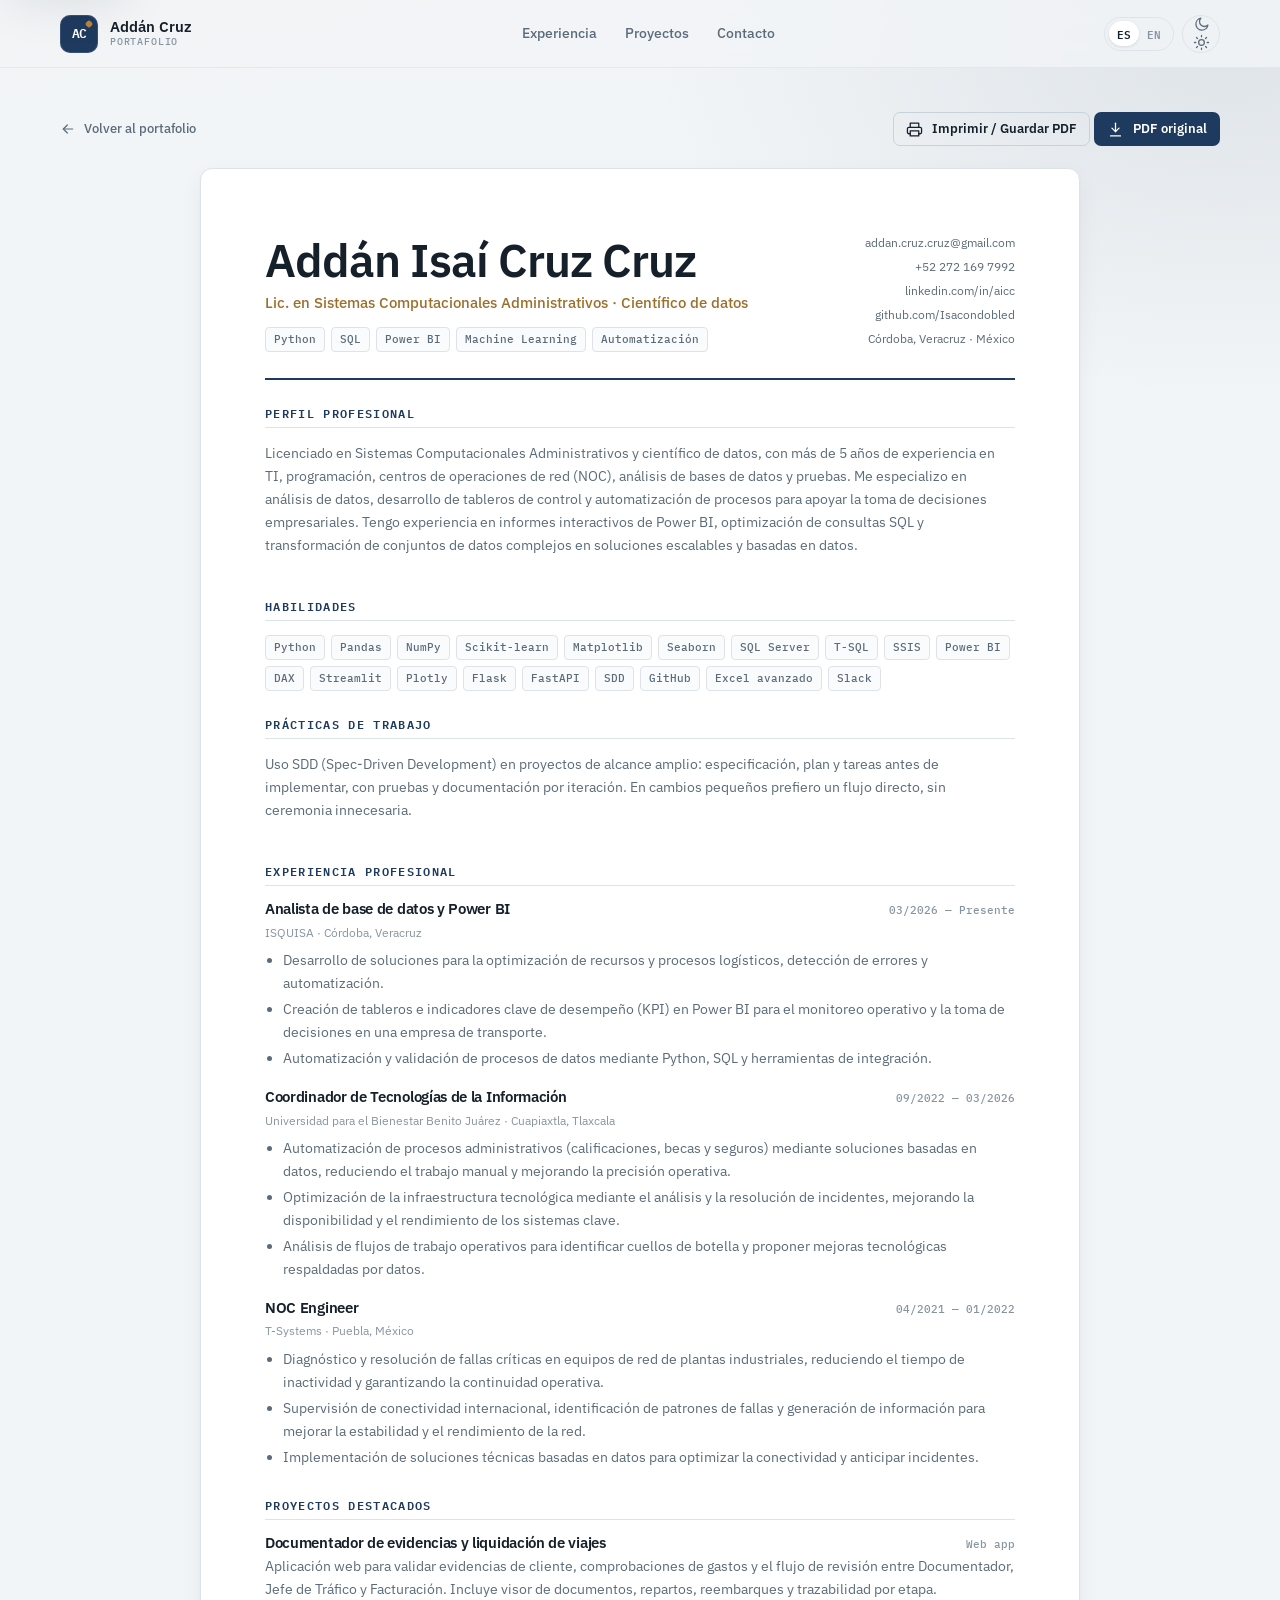
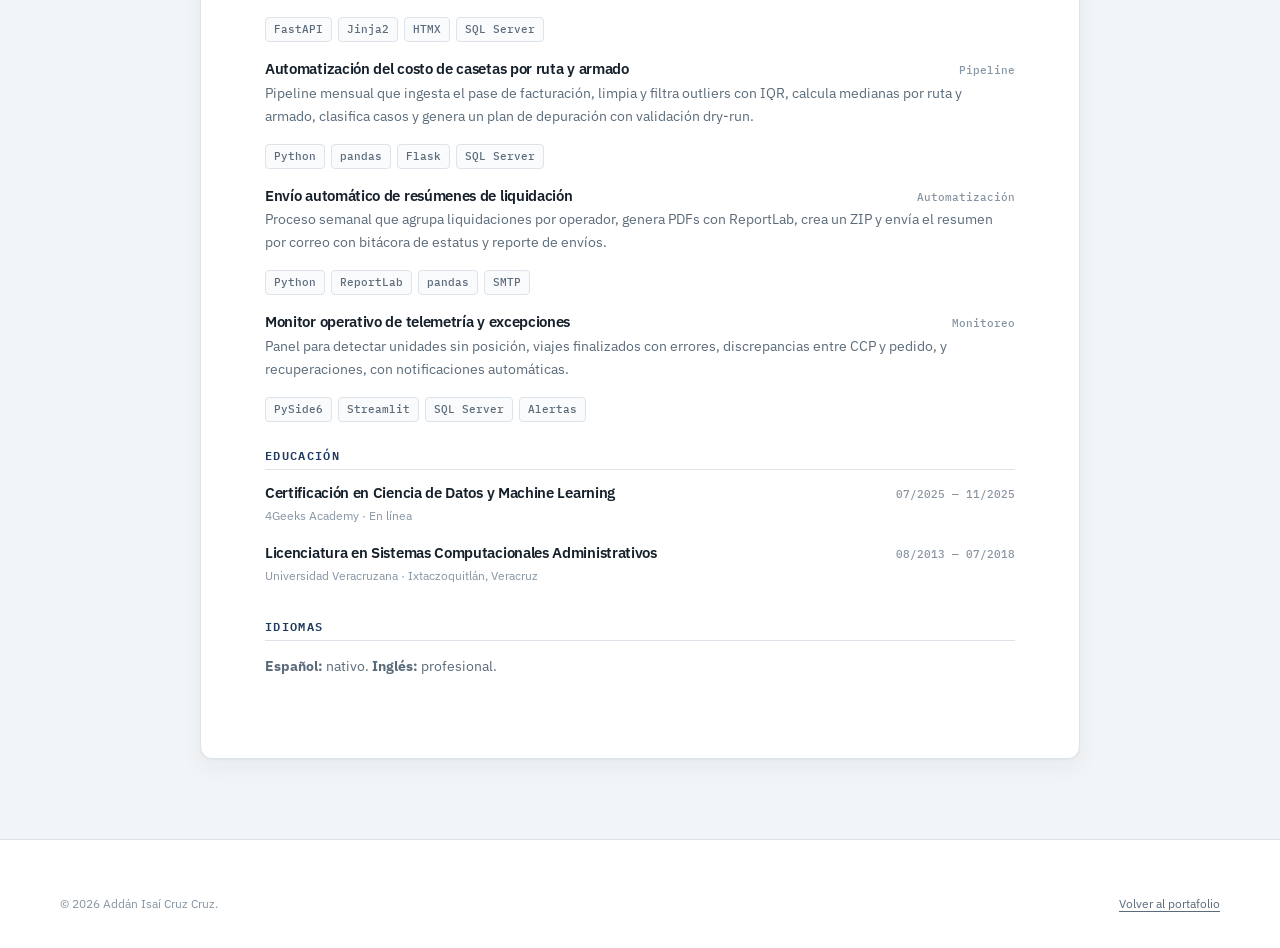
<file: cv.html>
<!DOCTYPE html>
<html lang="es">
<head>
  <meta charset="utf-8">
  <meta name="viewport" content="width=device-width, initial-scale=1">
  <title>CV — Addán Isaí Cruz Cruz</title>
  <meta name="description" content="Currículum de Addán Isaí Cruz Cruz: sistemas computacionales administrativos, ciencia de datos, SQL, Power BI y automatización.">
  <link rel="icon" href="assets/img/favicon.svg" type="image/svg+xml">
  <script src="assets/js/theme-init.js"></script>
  <link rel="stylesheet" href="assets/css/base.css">
  <link rel="stylesheet" href="assets/css/portfolio.css">
  <link rel="stylesheet" href="assets/css/print.css">
</head>
<body>
  <a class="skip-link" href="#cv" data-es="Saltar al CV" data-en="Skip to CV">Saltar al CV</a>

  <header class="site-header no-print">
    <div class="container site-header-inner">
      <a class="brand-lockup" href="index.html">
        <span class="brand-mark">AC</span>
        <span class="brand-text"><span class="brand-name">Addán Cruz</span><span class="brand-role" data-es="Portafolio" data-en="Portfolio">Portafolio</span></span>
      </a>
      <nav class="site-nav">
        <a href="index.html#experiencia" data-es="Experiencia" data-en="Experience">Experiencia</a>
        <a href="index.html#proyectos" data-es="Proyectos" data-en="Projects">Proyectos</a>
        <a href="index.html#contacto" data-es="Contacto" data-en="Contact">Contacto</a>
      </nav>
      <div class="header-actions">
        <div class="lang-toggle" role="group" aria-label="Idioma">
          <button type="button" data-lang-btn="es" aria-pressed="true">ES</button>
          <button type="button" data-lang-btn="en" aria-pressed="false">EN</button>
        </div>
        <button class="icon-btn" type="button" data-theme-toggle aria-label="Cambiar tema">
          <svg class="ico-moon" viewBox="0 0 24 24" fill="none" stroke="currentColor" stroke-width="1.8" stroke-linecap="round" stroke-linejoin="round" aria-hidden="true"><path d="M21 12.8A8.5 8.5 0 1 1 11.2 3a6.6 6.6 0 0 0 9.8 9.8Z"/></svg>
          <svg class="ico-sun" viewBox="0 0 24 24" fill="none" stroke="currentColor" stroke-width="1.8" stroke-linecap="round" stroke-linejoin="round" aria-hidden="true"><circle cx="12" cy="12" r="4"/><path d="M12 2v2M12 20v2M4.9 4.9l1.4 1.4M17.7 17.7l1.4 1.4M2 12h2M20 12h2M4.9 19.1l1.4-1.4M17.7 6.3l1.4-1.4"/></svg>
        </button>
      </div>
    </div>
  </header>

  <main class="cv-page" id="cv">
    <div class="container">
      <div class="cv-toolbar no-print">
        <a class="back-link" href="index.html">
          <svg viewBox="0 0 24 24" fill="none" stroke="currentColor" stroke-width="1.8" stroke-linecap="round" stroke-linejoin="round" aria-hidden="true"><path d="M19 12H5"/><path d="m11 18-6-6 6-6"/></svg>
          <span data-es="Volver al portafolio" data-en="Back to portfolio">Volver al portafolio</span>
        </a>
        <div class="demo-actions">
          <button class="btn btn-secondary btn-sm" type="button" onclick="window.print()">
            <svg viewBox="0 0 24 24" fill="none" stroke="currentColor" stroke-width="1.8" stroke-linecap="round" stroke-linejoin="round" aria-hidden="true"><path d="M6 9V3h12v6"/><path d="M6 18H4a2 2 0 0 1-2-2v-5a2 2 0 0 1 2-2h16a2 2 0 0 1 2 2v5a2 2 0 0 1-2 2h-2"/><rect x="6" y="14" width="12" height="7"/></svg>
            <span data-es="Imprimir / Guardar PDF" data-en="Print / Save PDF">Imprimir / Guardar PDF</span>
          </button>
          <a class="btn btn-sm" href="assets/cv/Addan_Cruz_CV.pdf" download>
            <svg viewBox="0 0 24 24" fill="none" stroke="currentColor" stroke-width="1.8" stroke-linecap="round" stroke-linejoin="round" aria-hidden="true"><path d="M12 3v12"/><path d="m7 10 5 5 5-5"/><path d="M5 21h14"/></svg>
            <span data-es="PDF original" data-en="Original PDF">PDF original</span>
          </a>
        </div>
      </div>

      <article class="cv-paper">
        <header class="cv-head">
          <div>
            <h1>Addán Isaí Cruz Cruz</h1>
            <p class="cv-title" data-es="Lic. en Sistemas Computacionales Administrativos · Científico de datos" data-en="BSc in Administrative Computer Systems · Data Scientist">Lic. en Sistemas Computacionales Administrativos · Científico de datos</p>
            <div class="cv-tags">
              <span>Python</span><span>SQL</span><span>Power BI</span><span>Machine Learning</span><span>Automatización</span>
            </div>
          </div>
          <div class="cv-contact">
            <a href="mailto:addan.cruz.cruz@gmail.com">addan.cruz.cruz@gmail.com</a>
            <a href="tel:+522721697992">+52 272 169 7992</a>
            <a href="https://www.linkedin.com/in/aicc/" target="_blank" rel="noopener">linkedin.com/in/aicc</a>
            <a href="https://github.com/Isacondobled" target="_blank" rel="noopener">github.com/Isacondobled</a>
            <span data-es="Córdoba, Veracruz · México" data-en="Córdoba, Veracruz · Mexico">Córdoba, Veracruz · México</span>
          </div>
        </header>

        <section class="cv-section">
          <h2 data-es="Perfil profesional" data-en="Professional profile">Perfil profesional</h2>
          <p data-es="Licenciado en Sistemas Computacionales Administrativos y científico de datos, con más de 5 años de experiencia en TI, programación, centros de operaciones de red (NOC), análisis de bases de datos y pruebas. Me especializo en análisis de datos, desarrollo de tableros de control y automatización de procesos para apoyar la toma de decisiones empresariales. Tengo experiencia en informes interactivos de Power BI, optimización de consultas SQL y transformación de conjuntos de datos complejos en soluciones escalables y basadas en datos." data-en="BSc in Administrative Computer Systems and data scientist with over 5 years of experience in IT, programming, network operations centers (NOC), database analysis and testing. I specialize in data analysis, dashboard development and process automation to support business decision-making. I have experience in interactive Power BI reports, SQL query optimization and transforming complex datasets into scalable, data-driven solutions.">
            Licenciado en Sistemas Computacionales Administrativos y científico de datos, con más de 5 años de experiencia en TI, programación, centros de operaciones de red (NOC), análisis de bases de datos y pruebas. Me especializo en análisis de datos, desarrollo de tableros de control y automatización de procesos para apoyar la toma de decisiones empresariales. Tengo experiencia en informes interactivos de Power BI, optimización de consultas SQL y transformación de conjuntos de datos complejos en soluciones escalables y basadas en datos.
          </p>
        </section>

        <section class="cv-section">
          <h2 data-es="Habilidades" data-en="Skills">Habilidades</h2>
          <div class="cv-tags">
            <span>Python</span><span>Pandas</span><span>NumPy</span><span>Scikit-learn</span><span>Matplotlib</span><span>Seaborn</span><span>SQL Server</span><span>T-SQL</span><span>SSIS</span><span>Power BI</span><span>DAX</span><span>Streamlit</span><span>Plotly</span><span>Flask</span><span>FastAPI</span><span>SDD</span><span>GitHub</span><span>Excel avanzado</span><span>Slack</span>
          </div>
        </section>

        <section class="cv-section">
          <h2 data-es="Prácticas de trabajo" data-en="Working practices">Prácticas de trabajo</h2>
          <p data-es="Uso SDD (Spec-Driven Development) en proyectos de alcance amplio: especificación, plan y tareas antes de implementar, con pruebas y documentación por iteración. En cambios pequeños prefiero un flujo directo, sin ceremonia innecesaria." data-en="I use SDD (Spec-Driven Development) on larger-scope projects: specification, plan and tasks before implementation, with tests and per-iteration documentation. For small changes I prefer a direct workflow without unnecessary ceremony.">
            Uso SDD (Spec-Driven Development) en proyectos de alcance amplio: especificación, plan y tareas antes de implementar, con pruebas y documentación por iteración. En cambios pequeños prefiero un flujo directo, sin ceremonia innecesaria.
          </p>
        </section>

        <section class="cv-section">
          <h2 data-es="Experiencia profesional" data-en="Professional experience">Experiencia profesional</h2>

          <div class="cv-entry">
            <div class="cv-entry-head">
              <h3 data-es="Analista de base de datos y Power BI" data-en="Database and Power BI Analyst">Analista de base de datos y Power BI</h3>
              <span>03/2026 — <span data-es="Presente" data-en="Present">Presente</span></span>
            </div>
            <p class="cv-place">ISQUISA · <span data-es="Córdoba, Veracruz" data-en="Córdoba, Veracruz">Córdoba, Veracruz</span></p>
            <ul>
              <li data-es="Desarrollo de soluciones para la optimización de recursos y procesos logísticos, detección de errores y automatización." data-en="Developed solutions for resource and logistics process optimization, error detection and automation.">Desarrollo de soluciones para la optimización de recursos y procesos logísticos, detección de errores y automatización.</li>
              <li data-es="Creación de tableros e indicadores clave de desempeño (KPI) en Power BI para el monitoreo operativo y la toma de decisiones en una empresa de transporte." data-en="Created dashboards and key performance indicators (KPIs) in Power BI for operational monitoring and decision-making at a transportation company.">Creación de tableros e indicadores clave de desempeño (KPI) en Power BI para el monitoreo operativo y la toma de decisiones en una empresa de transporte.</li>
              <li data-es="Automatización y validación de procesos de datos mediante Python, SQL y herramientas de integración." data-en="Automated and validated data processes using Python, SQL and integration tools.">Automatización y validación de procesos de datos mediante Python, SQL y herramientas de integración.</li>
            </ul>
          </div>

          <div class="cv-entry">
            <div class="cv-entry-head">
              <h3 data-es="Coordinador de Tecnologías de la Información" data-en="Information Technology Coordinator">Coordinador de Tecnologías de la Información</h3>
              <span>09/2022 — 03/2026</span>
            </div>
            <p class="cv-place" data-es="Universidad para el Bienestar Benito Juárez · Cuapiaxtla, Tlaxcala" data-en="Universidad para el Bienestar Benito Juárez · Cuapiaxtla, Tlaxcala">Universidad para el Bienestar Benito Juárez · Cuapiaxtla, Tlaxcala</p>
            <ul>
              <li data-es="Automatización de procesos administrativos (calificaciones, becas y seguros) mediante soluciones basadas en datos, reduciendo el trabajo manual y mejorando la precisión operativa." data-en="Automated administrative processes (grades, scholarships and insurance) through data-driven solutions, reducing manual work and improving operational accuracy.">Automatización de procesos administrativos (calificaciones, becas y seguros) mediante soluciones basadas en datos, reduciendo el trabajo manual y mejorando la precisión operativa.</li>
              <li data-es="Optimización de la infraestructura tecnológica mediante el análisis y la resolución de incidentes, mejorando la disponibilidad y el rendimiento de los sistemas clave." data-en="Optimized IT infrastructure through incident analysis and resolution, improving availability and performance of key systems.">Optimización de la infraestructura tecnológica mediante el análisis y la resolución de incidentes, mejorando la disponibilidad y el rendimiento de los sistemas clave.</li>
              <li data-es="Análisis de flujos de trabajo operativos para identificar cuellos de botella y proponer mejoras tecnológicas respaldadas por datos." data-en="Analyzed operational workflows to identify bottlenecks and propose data-backed technology improvements.">Análisis de flujos de trabajo operativos para identificar cuellos de botella y proponer mejoras tecnológicas respaldadas por datos.</li>
            </ul>
          </div>

          <div class="cv-entry">
            <div class="cv-entry-head">
              <h3>NOC Engineer</h3>
              <span>04/2021 — 01/2022</span>
            </div>
            <p class="cv-place">T-Systems · <span data-es="Puebla, México" data-en="Puebla, Mexico">Puebla, México</span></p>
            <ul>
              <li data-es="Diagnóstico y resolución de fallas críticas en equipos de red de plantas industriales, reduciendo el tiempo de inactividad y garantizando la continuidad operativa." data-en="Diagnosed and resolved critical failures in industrial plant network equipment, reducing downtime and ensuring operational continuity.">Diagnóstico y resolución de fallas críticas en equipos de red de plantas industriales, reduciendo el tiempo de inactividad y garantizando la continuidad operativa.</li>
              <li data-es="Supervisión de conectividad internacional, identificación de patrones de fallas y generación de información para mejorar la estabilidad y el rendimiento de la red." data-en="Monitored international connectivity, identified failure patterns and generated information to improve network stability and performance.">Supervisión de conectividad internacional, identificación de patrones de fallas y generación de información para mejorar la estabilidad y el rendimiento de la red.</li>
              <li data-es="Implementación de soluciones técnicas basadas en datos para optimizar la conectividad y anticipar incidentes." data-en="Implemented data-driven technical solutions to optimize connectivity and anticipate incidents.">Implementación de soluciones técnicas basadas en datos para optimizar la conectividad y anticipar incidentes.</li>
            </ul>
          </div>
        </section>

        <section class="cv-section">
          <h2 data-es="Proyectos destacados" data-en="Selected projects">Proyectos destacados</h2>
          <div class="cv-entry">
            <div class="cv-entry-head">
              <h3 data-es="Documentador de evidencias y liquidación de viajes" data-en="Trip evidence and settlement document manager">Documentador de evidencias y liquidación de viajes</h3>
              <span data-es="Web app" data-en="Web app">Web app</span>
            </div>
            <p data-es="Aplicación web para validar evidencias de cliente, comprobaciones de gastos y el flujo de revisión entre Documentador, Jefe de Tráfico y Facturación. Incluye visor de documentos, repartos, reembarques y trazabilidad por etapa." data-en="Web application to validate customer evidence, expense checks and the review flow between document clerk, traffic lead and billing. Includes document viewer, dispatches, reshipments and stage traceability.">Aplicación web para validar evidencias de cliente, comprobaciones de gastos y el flujo de revisión entre Documentador, Jefe de Tráfico y Facturación. Incluye visor de documentos, repartos, reembarques y trazabilidad por etapa.</p>
            <div class="cv-tags"><span>FastAPI</span><span>Jinja2</span><span>HTMX</span><span>SQL Server</span></div>
          </div>

          <div class="cv-entry">
            <div class="cv-entry-head">
              <h3 data-es="Automatización del costo de casetas por ruta y armado" data-en="Toll cost automation by route and configuration">Automatización del costo de casetas por ruta y armado</h3>
              <span data-es="Pipeline" data-en="Pipeline">Pipeline</span>
            </div>
            <p data-es="Pipeline mensual que ingesta el pase de facturación, limpia y filtra outliers con IQR, calcula medianas por ruta y armado, clasifica casos y genera un plan de depuración con validación dry-run." data-en="Monthly pipeline that ingests the billing pass, cleans and filters outliers with IQR, computes medians by route and configuration, classifies cases and generates a cleanup plan with dry-run validation.">Pipeline mensual que ingesta el pase de facturación, limpia y filtra outliers con IQR, calcula medianas por ruta y armado, clasifica casos y genera un plan de depuración con validación dry-run.</p>
            <div class="cv-tags"><span>Python</span><span>pandas</span><span>Flask</span><span>SQL Server</span></div>
          </div>

          <div class="cv-entry">
            <div class="cv-entry-head">
              <h3 data-es="Envío automático de resúmenes de liquidación" data-en="Automated settlement summary delivery">Envío automático de resúmenes de liquidación</h3>
              <span data-es="Automatización" data-en="Automation">Automatización</span>
            </div>
            <p data-es="Proceso semanal que agrupa liquidaciones por operador, genera PDFs con ReportLab, crea un ZIP y envía el resumen por correo con bitácora de estatus y reporte de envíos." data-en="Weekly process that groups settlements by operator, generates PDFs with ReportLab, creates a ZIP and emails the summary with status logging and delivery reporting.">Proceso semanal que agrupa liquidaciones por operador, genera PDFs con ReportLab, crea un ZIP y envía el resumen por correo con bitácora de estatus y reporte de envíos.</p>
            <div class="cv-tags"><span>Python</span><span>ReportLab</span><span>pandas</span><span>SMTP</span></div>
          </div>

          <div class="cv-entry">
            <div class="cv-entry-head">
              <h3 data-es="Monitor operativo de telemetría y excepciones" data-en="Telemetry and exception operations monitor">Monitor operativo de telemetría y excepciones</h3>
              <span data-es="Monitoreo" data-en="Monitoring">Monitoreo</span>
            </div>
            <p data-es="Panel para detectar unidades sin posición, viajes finalizados con errores, discrepancias entre CCP y pedido, y recuperaciones, con notificaciones automáticas." data-en="Dashboard to detect units without position, finalized trips with errors, CCP/order discrepancies and recoveries, with automated notifications.">Panel para detectar unidades sin posición, viajes finalizados con errores, discrepancias entre CCP y pedido, y recuperaciones, con notificaciones automáticas.</p>
            <div class="cv-tags"><span>PySide6</span><span>Streamlit</span><span>SQL Server</span><span>Alertas</span></div>
          </div>
        </section>

        <section class="cv-section">
          <h2 data-es="Educación" data-en="Education">Educación</h2>
          <div class="cv-entry">
            <div class="cv-entry-head">
              <h3 data-es="Certificación en Ciencia de Datos y Machine Learning" data-en="Data Science and Machine Learning Certification">Certificación en Ciencia de Datos y Machine Learning</h3>
              <span>07/2025 — 11/2025</span>
            </div>
            <p class="cv-place">4Geeks Academy · <span data-es="En línea" data-en="Online">En línea</span></p>
          </div>
          <div class="cv-entry">
            <div class="cv-entry-head">
              <h3 data-es="Licenciatura en Sistemas Computacionales Administrativos" data-en="BSc in Administrative Computer Systems">Licenciatura en Sistemas Computacionales Administrativos</h3>
              <span>08/2013 — 07/2018</span>
            </div>
            <p class="cv-place">Universidad Veracruzana · <span data-es="Ixtaczoquitlán, Veracruz" data-en="Ixtaczoquitlán, Veracruz">Ixtaczoquitlán, Veracruz</span></p>
          </div>
        </section>

        <section class="cv-section">
          <h2 data-es="Idiomas" data-en="Languages">Idiomas</h2>
          <p><strong data-es="Español:" data-en="Spanish:">Español:</strong> <span data-es="nativo." data-en="native.">nativo.</span> <strong data-es="Inglés:" data-en="English:">Inglés:</strong> <span data-es="profesional." data-en="professional.">profesional.</span></p>
        </section>
      </article>
    </div>
  </main>

  <footer class="site-footer no-print">
    <div class="container">
      <div class="footer-bottom" style="border-top:0;padding-top:0">
        <span>© <span data-year>2026</span> Addán Isaí Cruz Cruz.</span>
        <a href="index.html" style="color:var(--ink-muted);font-size:0.78rem" data-es="Volver al portafolio" data-en="Back to portfolio">Volver al portafolio</a>
      </div>
    </div>
  </footer>

  <script src="assets/js/i18n.js"></script>
  <script src="assets/js/ui.js"></script>
  <script src="assets/js/app.js"></script>
</body>
</html>
</file>
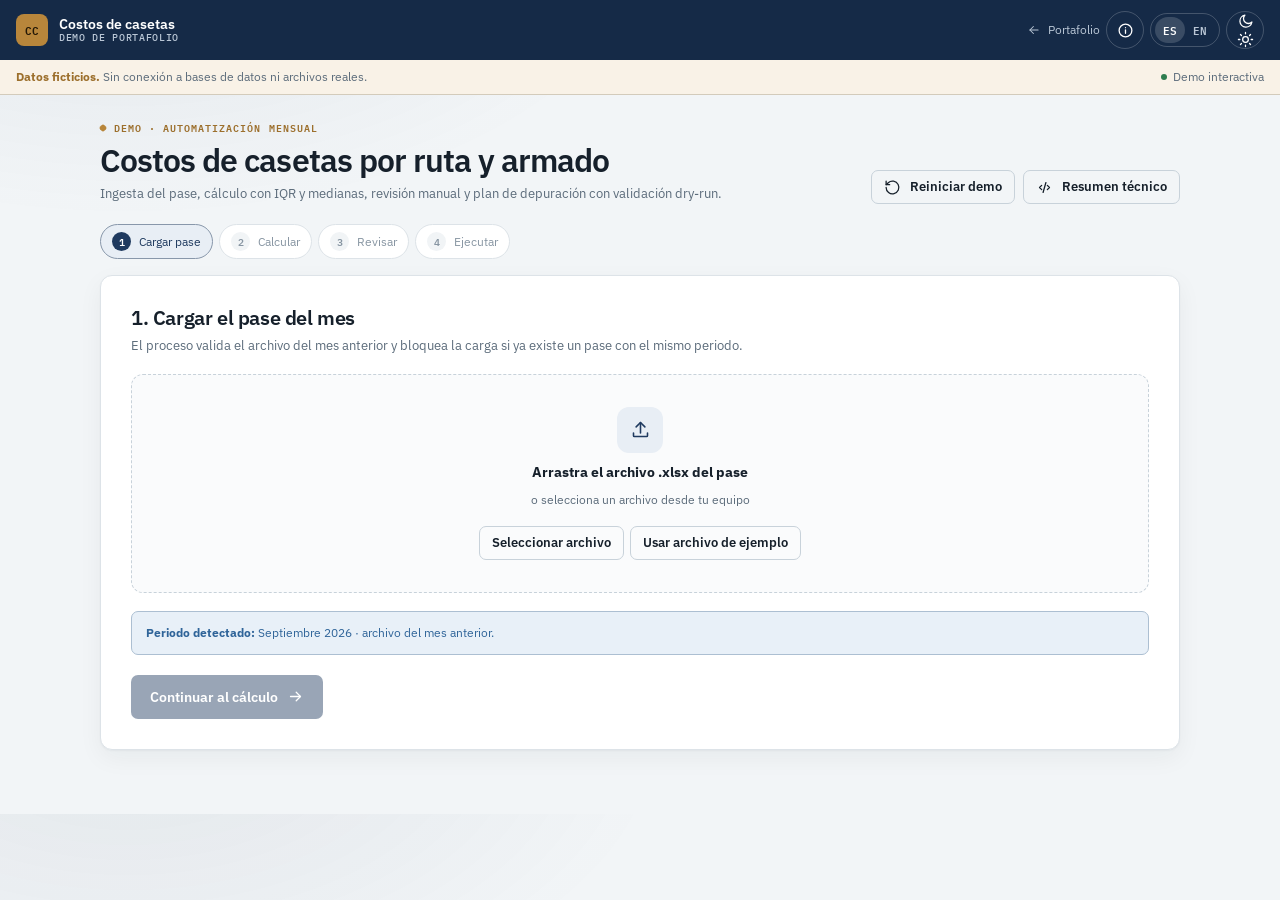
<file: proyectos/costos-casetas.html>
<!DOCTYPE html>
<html lang="es">
<head>
  <meta charset="utf-8">
  <meta name="viewport" content="width=device-width, initial-scale=1">
  <title>Costos de casetas — Demo de portafolio</title>
  <meta name="description" content="Demo interactiva de un pipeline mensual de costos de casetas: ingesta, cálculo con IQR y medianas, revisión manual y plan de depuración. Datos ficticios.">
  <link rel="icon" href="../assets/img/favicon.svg" type="image/svg+xml">
  <script src="../assets/js/theme-init.js"></script>
  <link rel="stylesheet" href="../assets/css/base.css">
  <link rel="stylesheet" href="../assets/css/demos.css">
  <link rel="stylesheet" href="../assets/css/print.css">
</head>
<body class="demo-body">
  <header class="demo-topbar">
    <div class="demo-topbar-inner">
      <a class="demo-brand" href="../index.html">
        <span class="demo-brand-mark">CC</span>
        <span class="demo-brand-text">
          <strong>Costos de casetas</strong>
          <span data-es="Demo de portafolio" data-en="Portfolio demo">Demo de portafolio</span>
        </span>
      </a>
      <div class="demo-topbar-actions">
        <a class="demo-back" href="../index.html">
          <svg viewBox="0 0 24 24" fill="none" stroke="currentColor" stroke-width="1.8" stroke-linecap="round" stroke-linejoin="round" aria-hidden="true"><path d="M19 12H5"/><path d="m11 18-6-6 6-6"/></svg>
          <span data-es="Portafolio" data-en="Portfolio">Portafolio</span>
        </a>
        <button class="icon-btn" type="button" data-tech-open aria-label="Resumen técnico" title="Resumen técnico">
          <svg viewBox="0 0 24 24" fill="none" stroke="currentColor" stroke-width="1.8" stroke-linecap="round" stroke-linejoin="round" aria-hidden="true"><circle cx="12" cy="12" r="9"/><path d="M12 11v5M12 8v.01"/></svg>
        </button>
        <div class="lang-toggle" role="group" aria-label="Idioma">
          <button type="button" data-lang-btn="es" aria-pressed="true">ES</button>
          <button type="button" data-lang-btn="en" aria-pressed="false">EN</button>
        </div>
        <button class="icon-btn" type="button" data-theme-toggle aria-label="Cambiar tema">
          <svg class="ico-moon" viewBox="0 0 24 24" fill="none" stroke="currentColor" stroke-width="1.8" stroke-linecap="round" stroke-linejoin="round" aria-hidden="true"><path d="M21 12.8A8.5 8.5 0 1 1 11.2 3a6.6 6.6 0 0 0 9.8 9.8Z"/></svg>
          <svg class="ico-sun" viewBox="0 0 24 24" fill="none" stroke="currentColor" stroke-width="1.8" stroke-linecap="round" stroke-linejoin="round" aria-hidden="true"><circle cx="12" cy="12" r="4"/><path d="M12 2v2M12 20v2M4.9 4.9l1.4 1.4M17.7 17.7l1.4 1.4M2 12h2M20 12h2M4.9 19.1l1.4-1.4M17.7 6.3l1.4-1.4"/></svg>
        </button>
      </div>
    </div>
  </header>

  <div class="demo-disclaimer">
    <div class="demo-disclaimer-inner">
      <span><strong data-es="Datos ficticios." data-en="Fictional data.">Datos ficticios.</strong> <span data-es="Sin conexión a bases de datos ni archivos reales." data-en="No connection to databases or real files.">Sin conexión a bases de datos ni archivos reales.</span></span>
      <span class="disc-note" data-es="Demo interactiva" data-en="Interactive demo">Demo interactiva</span>
    </div>
  </div>

  <main class="demo-main demo-main-narrow">
    <div class="demo-page-head">
      <div>
        <span class="demo-kicker" data-es="Demo · Automatización mensual" data-en="Demo · Monthly automation">Demo · Automatización mensual</span>
        <h1 class="demo-title" data-es="Costos de casetas por ruta y armado" data-en="Toll costs by route and configuration">Costos de casetas por ruta y armado</h1>
        <p class="demo-subtitle" data-es="Ingesta del pase, cálculo con IQR y medianas, revisión manual y plan de depuración con validación dry-run." data-en="Pass ingestion, IQR and median calculation, manual review and a cleanup plan with dry-run validation.">Ingesta del pase, cálculo con IQR y medianas, revisión manual y plan de depuración con validación dry-run.</p>
      </div>
      <div class="demo-actions">
        <button class="btn btn-secondary btn-sm" type="button" id="cas-reset">
          <svg viewBox="0 0 24 24" fill="none" stroke="currentColor" stroke-width="1.8" stroke-linecap="round" stroke-linejoin="round" aria-hidden="true"><path d="M3 12a9 9 0 1 0 3-6.7L3 8"/><path d="M3 3v5h5"/></svg>
          <span data-es="Reiniciar demo" data-en="Reset demo">Reiniciar demo</span>
        </button>
        <button class="btn btn-secondary btn-sm" type="button" data-tech-open>
          <svg viewBox="0 0 24 24" fill="none" stroke="currentColor" stroke-width="1.8" stroke-linecap="round" stroke-linejoin="round" aria-hidden="true"><path d="m8 9-3 3 3 3M16 9l3 3-3 3M14 5l-4 14"/></svg>
          <span data-es="Resumen técnico" data-en="Technical summary">Resumen técnico</span>
        </button>
      </div>
    </div>

    <div class="wizard-steps" id="cas-steps">
      <div class="wizard-step is-current" data-step-indicator="1"><span class="num">1</span><span data-es="Cargar pase" data-en="Upload pass">Cargar pase</span></div>
      <div class="wizard-step" data-step-indicator="2"><span class="num">2</span><span data-es="Calcular" data-en="Calculate">Calcular</span></div>
      <div class="wizard-step" data-step-indicator="3"><span class="num">3</span><span data-es="Revisar" data-en="Review">Revisar</span></div>
      <div class="wizard-step" data-step-indicator="4"><span class="num">4</span><span data-es="Ejecutar" data-en="Run">Ejecutar</span></div>
    </div>

    <section class="wizard-card" id="cas-step-1">
      <h2 data-es="1. Cargar el pase del mes" data-en="1. Upload the monthly pass">1. Cargar el pase del mes</h2>
      <p class="lead" data-es="El proceso valida el archivo del mes anterior y bloquea la carga si ya existe un pase con el mismo periodo." data-en="The process validates the previous month’s file and blocks the upload if a pass for the same period already exists.">El proceso valida el archivo del mes anterior y bloquea la carga si ya existe un pase con el mismo periodo.</p>
      <div class="drop-zone" id="cas-drop">
        <span class="drop-icon">
          <svg viewBox="0 0 24 24" fill="none" stroke="currentColor" stroke-width="1.8" stroke-linecap="round" stroke-linejoin="round" aria-hidden="true"><path d="M12 16V4"/><path d="m7 9 5-5 5 5"/><path d="M4 16v3a1 1 0 0 0 1 1h14a1 1 0 0 0 1-1v-3"/></svg>
        </span>
        <strong data-es="Arrastra el archivo .xlsx del pase" data-en="Drag the .xlsx pass file">Arrastra el archivo .xlsx del pase</strong>
        <span data-es="o selecciona un archivo desde tu equipo" data-en="or select a file from your computer">o selecciona un archivo desde tu equipo</span>
        <div class="row-actions" style="margin-top:8px">
          <button class="btn btn-secondary btn-sm" type="button" id="cas-pick-file" data-es="Seleccionar archivo" data-en="Select file">Seleccionar archivo</button>
          <button class="btn btn-secondary btn-sm" type="button" id="cas-sample-file" data-es="Usar archivo de ejemplo" data-en="Use sample file">Usar archivo de ejemplo</button>
        </div>
        <input type="file" id="cas-file" accept=".xlsx" hidden>
      </div>
      <div id="cas-file-info"></div>
      <div class="info-note" style="margin-top:16px">
        <strong data-es="Periodo detectado:" data-en="Detected period:">Periodo detectado:</strong>
        <span data-es="Septiembre 2026 · archivo del mes anterior." data-en="September 2026 · previous month’s file.">Septiembre 2026 · archivo del mes anterior.</span>
      </div>
      <div class="demo-actions" style="margin-top:20px">
        <button class="btn" type="button" id="cas-to-step-2" disabled>
          <span data-es="Continuar al cálculo" data-en="Continue to calculation">Continuar al cálculo</span>
          <svg viewBox="0 0 24 24" fill="none" stroke="currentColor" stroke-width="1.8" stroke-linecap="round" stroke-linejoin="round" aria-hidden="true"><path d="M5 12h14"/><path d="m13 6 6 6-6 6"/></svg>
        </button>
      </div>
    </section>

    <section class="wizard-card" id="cas-step-2" hidden>
      <h2 data-es="2. Calcular resultados" data-en="2. Calculate results">2. Calcular resultados</h2>
      <p class="lead" data-es="El cálculo corre las fases 0 a 5a en modo dry-run. No escribe en la base de datos." data-en="The calculation runs phases 0 to 5a in dry-run mode. It does not write to the database.">El cálculo corre las fases 0 a 5a en modo dry-run. No escribe en la base de datos.</p>
      <div id="cas-file-chip" style="margin:14px 0"></div>
      <div class="progress-track" style="margin:18px 0 10px"><span class="progress-fill" id="cas-progress" style="width:0%"></span></div>
      <div class="phase-list" id="cas-phases"></div>
      <div id="cas-calc-summary"></div>
      <div class="demo-actions" style="margin-top:20px">
        <button class="btn btn-secondary" type="button" data-cas-step="1">
          <svg viewBox="0 0 24 24" fill="none" stroke="currentColor" stroke-width="1.8" stroke-linecap="round" stroke-linejoin="round" aria-hidden="true"><path d="M19 12H5"/><path d="m11 18-6-6 6-6"/></svg>
          <span data-es="Volver" data-en="Back">Volver</span>
        </button>
        <button class="btn" type="button" id="cas-calc-btn">
          <span data-es="Calcular" data-en="Calculate">Calcular</span>
          <svg viewBox="0 0 24 24" fill="none" stroke="currentColor" stroke-width="1.8" stroke-linecap="round" stroke-linejoin="round" aria-hidden="true"><path d="M5 3v4M3 5h4M6 17v4M4 19h4M13 3l2.5 5.5L21 11l-5.5 2.5L13 19l-2.5-5.5L5 11l5.5-2.5L13 3Z"/></svg>
        </button>
        <button class="btn" type="button" id="cas-to-step-3" disabled>
          <span data-es="Ir a revisar" data-en="Go to review">Ir a revisar</span>
          <svg viewBox="0 0 24 24" fill="none" stroke="currentColor" stroke-width="1.8" stroke-linecap="round" stroke-linejoin="round" aria-hidden="true"><path d="M5 12h14"/><path d="m13 6 6 6-6 6"/></svg>
        </button>
      </div>
    </section>

    <section class="wizard-card" id="cas-step-3" hidden>
      <h2 data-es="3. Revisar casos manuales" data-en="3. Review manual cases">3. Revisar casos manuales</h2>
      <p class="lead" data-es="El sistema marca como INDETERMINADO los casos donde la evidencia es mixta o insuficiente. Tú decides qué hacer con ellos." data-en="The system flags cases with mixed or insufficient evidence as INDETERMINATE. You decide what to do with them.">El sistema marca como INDETERMINADO los casos donde la evidencia es mixta o insuficiente. Tú decides qué hacer con ellos.</p>
      <label class="tiny muted" style="display:flex;gap:8px;align-items:center;margin:14px 0">
        <input type="checkbox" id="cas-include-sin">
        <span data-es="Incluir también las rutas marcadas automáticamente como SIN CASETAS" data-en="Also include routes automatically flagged as NO TOLLS">Incluir también las rutas marcadas automáticamente como SIN CASETAS</span>
      </label>
      <div class="table-wrap">
        <table class="data-table review-table">
          <thead>
            <tr>
              <th data-es="Ruta" data-en="Route">Ruta</th>
              <th data-es="Descripción" data-en="Description">Descripción</th>
              <th data-es="Unidad" data-en="Unit">Unidad</th>
              <th data-es="Armado" data-en="Configuration">Armado</th>
              <th class="num" data-es="Mediana" data-en="Median">Mediana</th>
              <th class="center" data-es="Viajes" data-en="Trips">Viajes</th>
              <th data-es="Confianza" data-en="Confidence">Confianza</th>
              <th data-es="Decisión" data-en="Decision">Decisión</th>
              <th data-es="Costo manual" data-en="Manual cost">Costo manual</th>
            </tr>
          </thead>
          <tbody id="cas-review-body"></tbody>
        </table>
      </div>
      <div class="demo-actions" style="margin-top:16px">
        <button class="btn btn-secondary btn-sm" type="button" id="cas-fill-median" data-es="Usar mediana en pendientes" data-en="Use median for pending">Usar mediana en pendientes</button>
        <span class="tiny muted" id="cas-pending"></span>
      </div>
      <div class="demo-actions" style="margin-top:20px">
        <button class="btn btn-secondary" type="button" data-cas-step="2">
          <svg viewBox="0 0 24 24" fill="none" stroke="currentColor" stroke-width="1.8" stroke-linecap="round" stroke-linejoin="round" aria-hidden="true"><path d="M19 12H5"/><path d="m11 18-6-6 6-6"/></svg>
          <span data-es="Volver" data-en="Back">Volver</span>
        </button>
        <button class="btn" type="button" id="cas-to-step-4" disabled>
          <span data-es="Ir a ejecutar" data-en="Go to run">Ir a ejecutar</span>
          <svg viewBox="0 0 24 24" fill="none" stroke="currentColor" stroke-width="1.8" stroke-linecap="round" stroke-linejoin="round" aria-hidden="true"><path d="M5 12h14"/><path d="m13 6 6 6-6 6"/></svg>
        </button>
      </div>
    </section>

    <section class="wizard-card" id="cas-step-4" hidden>
      <h2 data-es="4. Ejecutar la depuración" data-en="4. Run the cleanup">4. Ejecutar la depuración</h2>
      <p class="lead" data-es="La compuerta exige 0 sobreescrituras y una diferencia estimada menor al 5%. La escritura real solo ocurre tras la confirmación." data-en="The gate requires 0 overwrites and an estimated difference below 5%. The actual write only happens after confirmation.">La compuerta exige 0 sobreescrituras y una diferencia estimada menor al 5%. La escritura real solo ocurre tras la confirmación.</p>
      <div id="cas-plan"></div>
      <div id="cas-apply-status"></div>
      <div class="demo-actions" style="margin-top:20px">
        <button class="btn btn-secondary" type="button" data-cas-step="3">
          <svg viewBox="0 0 24 24" fill="none" stroke="currentColor" stroke-width="1.8" stroke-linecap="round" stroke-linejoin="round" aria-hidden="true"><path d="M19 12H5"/><path d="m11 18-6-6 6-6"/></svg>
          <span data-es="Volver a revisar" data-en="Back to review">Volver a revisar</span>
        </button>
        <button class="btn" type="button" id="cas-apply">
          <svg viewBox="0 0 24 24" fill="none" stroke="currentColor" stroke-width="1.8" stroke-linecap="round" stroke-linejoin="round" aria-hidden="true"><path d="m5 12 4 4L19 6"/></svg>
          <span data-es="Aplicar cambios" data-en="Apply changes">Aplicar cambios</span>
        </button>
      </div>
    </section>

    <section id="cas-results" hidden></section>
  </main>

  <div class="toast-stack" aria-live="polite"></div>

  <script src="../assets/js/i18n.js"></script>
  <script src="../assets/js/ui.js"></script>
  <script src="../assets/js/mock-data.js"></script>
  <script src="../assets/js/casetas.js"></script>
  <script src="../assets/js/app.js"></script>
</body>
</html>
</file>
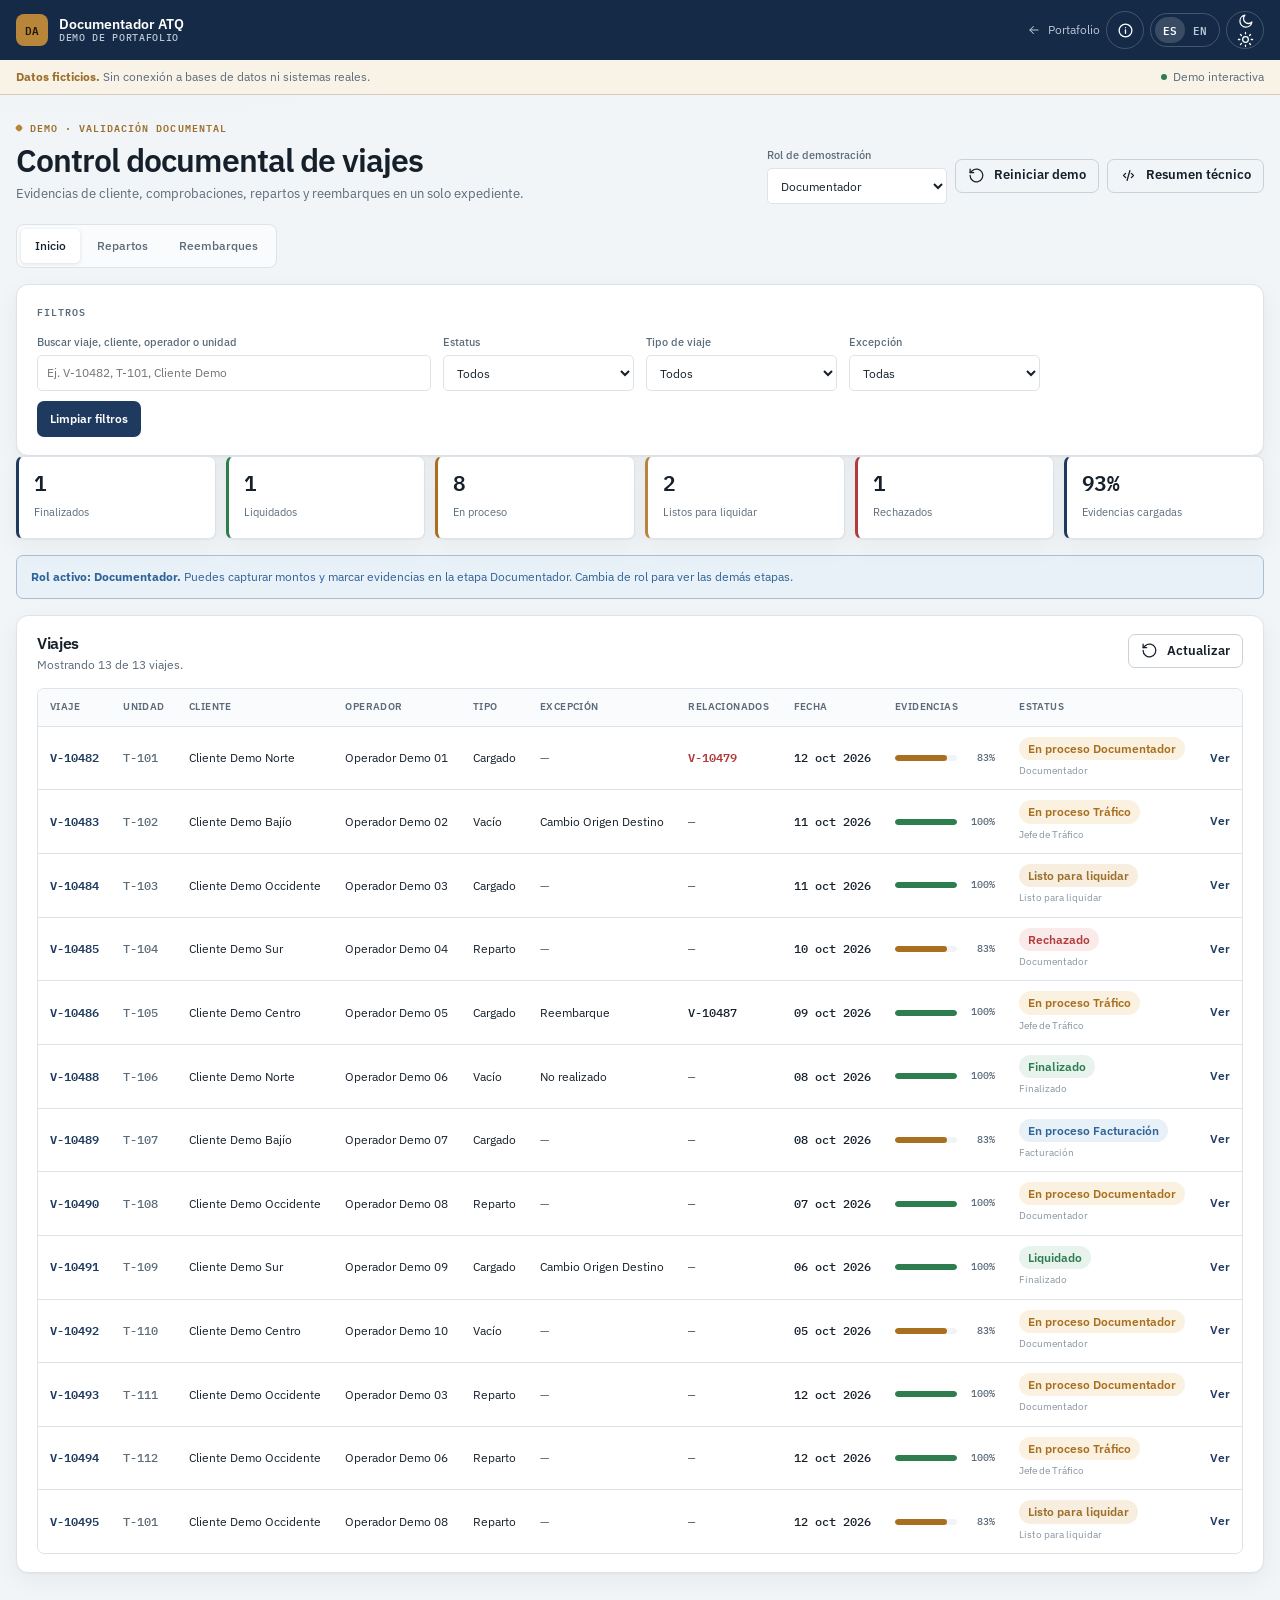
<file: proyectos/documentador.html>
<!DOCTYPE html>
<html lang="es">
<head>
  <meta charset="utf-8">
  <meta name="viewport" content="width=device-width, initial-scale=1">
  <title>Documentador de evidencias — Demo de portafolio</title>
  <meta name="description" content="Demo interactiva de un flujo de validación documental de viajes con roles, evidencias, comprobaciones, repartos y reembarques. Datos ficticios.">
  <link rel="icon" href="../assets/img/favicon.svg" type="image/svg+xml">
  <script src="../assets/js/theme-init.js"></script>
  <link rel="stylesheet" href="../assets/css/base.css">
  <link rel="stylesheet" href="../assets/css/demos.css">
  <link rel="stylesheet" href="../assets/css/print.css">
</head>
<body class="demo-body">
  <header class="demo-topbar">
    <div class="demo-topbar-inner">
      <a class="demo-brand" href="../index.html">
        <span class="demo-brand-mark">DA</span>
        <span class="demo-brand-text">
          <strong>Documentador ATQ</strong>
          <span data-es="Demo de portafolio" data-en="Portfolio demo">Demo de portafolio</span>
        </span>
      </a>
      <div class="demo-topbar-actions">
        <a class="demo-back" href="../index.html">
          <svg viewBox="0 0 24 24" fill="none" stroke="currentColor" stroke-width="1.8" stroke-linecap="round" stroke-linejoin="round" aria-hidden="true"><path d="M19 12H5"/><path d="m11 18-6-6 6-6"/></svg>
          <span data-es="Portafolio" data-en="Portfolio">Portafolio</span>
        </a>
        <button class="icon-btn" type="button" data-tech-open aria-label="Resumen técnico" title="Resumen técnico">
          <svg viewBox="0 0 24 24" fill="none" stroke="currentColor" stroke-width="1.8" stroke-linecap="round" stroke-linejoin="round" aria-hidden="true"><circle cx="12" cy="12" r="9"/><path d="M12 11v5M12 8v.01"/></svg>
        </button>
        <div class="lang-toggle" role="group" aria-label="Idioma">
          <button type="button" data-lang-btn="es" aria-pressed="true">ES</button>
          <button type="button" data-lang-btn="en" aria-pressed="false">EN</button>
        </div>
        <button class="icon-btn" type="button" data-theme-toggle aria-label="Cambiar tema">
          <svg class="ico-moon" viewBox="0 0 24 24" fill="none" stroke="currentColor" stroke-width="1.8" stroke-linecap="round" stroke-linejoin="round" aria-hidden="true"><path d="M21 12.8A8.5 8.5 0 1 1 11.2 3a6.6 6.6 0 0 0 9.8 9.8Z"/></svg>
          <svg class="ico-sun" viewBox="0 0 24 24" fill="none" stroke="currentColor" stroke-width="1.8" stroke-linecap="round" stroke-linejoin="round" aria-hidden="true"><circle cx="12" cy="12" r="4"/><path d="M12 2v2M12 20v2M4.9 4.9l1.4 1.4M17.7 17.7l1.4 1.4M2 12h2M20 12h2M4.9 19.1l1.4-1.4M17.7 6.3l1.4-1.4"/></svg>
        </button>
      </div>
    </div>
  </header>

  <div class="demo-disclaimer">
    <div class="demo-disclaimer-inner">
      <span><strong data-es="Datos ficticios." data-en="Fictional data.">Datos ficticios.</strong> <span data-es="Sin conexión a bases de datos ni sistemas reales." data-en="No connection to databases or real systems.">Sin conexión a bases de datos ni sistemas reales.</span></span>
      <span class="disc-note" data-es="Demo interactiva" data-en="Interactive demo">Demo interactiva</span>
    </div>
  </div>

  <main class="demo-main">
    <div class="demo-page-head">
      <div>
        <span class="demo-kicker" data-es="Demo · Validación documental" data-en="Demo · Document validation">Demo · Validación documental</span>
        <h1 class="demo-title" data-es="Control documental de viajes" data-en="Trip document control">Control documental de viajes</h1>
        <p class="demo-subtitle" data-es="Evidencias de cliente, comprobaciones, repartos y reembarques en un solo expediente." data-en="Customer evidence, expense checks, dispatches and reshipments in a single file.">Evidencias de cliente, comprobaciones, repartos y reembarques en un solo expediente.</p>
      </div>
      <div class="demo-actions">
        <div class="field" style="min-width:180px">
          <label for="doc-role" data-es="Rol de demostración" data-en="Demo role">Rol de demostración</label>
          <select id="doc-role">
            <option value="documentador" data-es="Documentador" data-en="Document clerk">Documentador</option>
            <option value="jefe" data-es="Jefe de Tráfico" data-en="Traffic lead">Jefe de Tráfico</option>
            <option value="facturacion" data-es="Facturación" data-en="Billing">Facturación</option>
            <option value="admin" data-es="Administrador" data-en="Administrator">Administrador</option>
          </select>
        </div>
        <button class="btn btn-secondary btn-sm" type="button" id="doc-reset">
          <svg viewBox="0 0 24 24" fill="none" stroke="currentColor" stroke-width="1.8" stroke-linecap="round" stroke-linejoin="round" aria-hidden="true"><path d="M3 12a9 9 0 1 0 3-6.7L3 8"/><path d="M3 3v5h5"/></svg>
          <span data-es="Reiniciar demo" data-en="Reset demo">Reiniciar demo</span>
        </button>
        <button class="btn btn-secondary btn-sm" type="button" data-tech-open>
          <svg viewBox="0 0 24 24" fill="none" stroke="currentColor" stroke-width="1.8" stroke-linecap="round" stroke-linejoin="round" aria-hidden="true"><path d="m8 9-3 3 3 3M16 9l3 3-3 3M14 5l-4 14"/></svg>
          <span data-es="Resumen técnico" data-en="Technical summary">Resumen técnico</span>
        </button>
      </div>
    </div>

    <div class="tabs" role="tablist" aria-label="Vistas del documentador">
      <button type="button" role="tab" data-doc-view="home" aria-selected="true" data-es="Inicio" data-en="Home">Inicio</button>
      <button type="button" role="tab" data-doc-view="repartos" aria-selected="false" data-es="Repartos" data-en="Dispatches">Repartos</button>
      <button type="button" role="tab" data-doc-view="reembarques" aria-selected="false" data-es="Reembarques" data-en="Reshipments">Reembarques</button>
    </div>

    <section id="doc-home" style="margin-top:16px">
      <div class="panel">
        <p class="panel-title" data-es="Filtros" data-en="Filters">Filtros</p>
        <div class="filters-grid">
          <div class="field span-2">
            <label for="doc-search" data-es="Buscar viaje, cliente, operador o unidad" data-en="Search trip, customer, operator or unit">Buscar viaje, cliente, operador o unidad</label>
            <input id="doc-search" type="search" data-es-placeholder="Ej. V-10482, T-101, Cliente Demo" data-en-placeholder="e.g. V-10482, T-101, Demo Customer" placeholder="Ej. V-10482, T-101, Cliente Demo">
          </div>
          <div class="field">
            <label for="doc-status" data-es="Estatus" data-en="Status">Estatus</label>
            <select id="doc-status">
              <option value="all" data-es="Todos" data-en="All">Todos</option>
              <option value="process" data-es="En proceso" data-en="In process">En proceso</option>
              <option value="ready" data-es="Listo para liquidar" data-en="Ready to settle">Listo para liquidar</option>
              <option value="settled" data-es="Liquidado" data-en="Settled">Liquidado</option>
              <option value="finalizado" data-es="Finalizado" data-en="Finished">Finalizado</option>
              <option value="rejected" data-es="Rechazado" data-en="Rejected">Rechazado</option>
            </select>
          </div>
          <div class="field">
            <label for="doc-type" data-es="Tipo de viaje" data-en="Trip type">Tipo de viaje</label>
            <select id="doc-type">
              <option value="all" data-es="Todos" data-en="All">Todos</option>
              <option value="Cargado" data-es="Cargado" data-en="Loaded">Cargado</option>
              <option value="Vacío" data-es="Vacío" data-en="Empty">Vacío</option>
              <option value="Reparto" data-es="Reparto" data-en="Dispatch">Reparto</option>
            </select>
          </div>
          <div class="field">
            <label for="doc-exception" data-es="Excepción" data-en="Exception">Excepción</label>
            <select id="doc-exception">
              <option value="all" data-es="Todas" data-en="All">Todas</option>
              <option value="Cambio Origen Destino" data-es="Cambio Origen Destino" data-en="Origin/destination change">Cambio Origen Destino</option>
              <option value="Reembarque" data-es="Reembarque" data-en="Reshipment">Reembarque</option>
              <option value="No realizado" data-es="No realizado" data-en="Not completed">No realizado</option>
            </select>
          </div>
          <div class="filters-actions">
            <button class="btn btn-sm" type="button" id="doc-clear">
              <span data-es="Limpiar filtros" data-en="Clear filters">Limpiar filtros</span>
            </button>
          </div>
        </div>
      </div>

      <div class="kpis" id="doc-kpis"></div>
      <div class="info-note" id="doc-role-note" style="margin-bottom:16px"></div>
      <div class="panel">
        <div class="panel-head">
          <div>
            <h2 data-es="Viajes" data-en="Trips">Viajes</h2>
            <p id="doc-count"></p>
          </div>
          <button class="btn btn-secondary btn-sm" type="button" id="doc-refresh">
            <svg viewBox="0 0 24 24" fill="none" stroke="currentColor" stroke-width="1.8" stroke-linecap="round" stroke-linejoin="round" aria-hidden="true"><path d="M3 12a9 9 0 1 0 3-6.7L3 8"/><path d="M3 3v5h5"/></svg>
            <span data-es="Actualizar" data-en="Refresh">Actualizar</span>
          </button>
        </div>
        <div class="table-wrap">
          <table class="data-table" id="doc-table">
            <thead>
              <tr>
                <th data-es="Viaje" data-en="Trip">Viaje</th>
                <th data-es="Unidad" data-en="Unit">Unidad</th>
                <th data-es="Cliente" data-en="Customer">Cliente</th>
                <th data-es="Operador" data-en="Operator">Operador</th>
                <th data-es="Tipo" data-en="Type">Tipo</th>
                <th data-es="Excepción" data-en="Exception">Excepción</th>
                <th data-es="Relacionados" data-en="Related">Relacionados</th>
                <th data-es="Fecha" data-en="Date">Fecha</th>
                <th data-es="Evidencias" data-en="Evidence">Evidencias</th>
                <th data-es="Estatus" data-en="Status">Estatus</th>
                <th></th>
              </tr>
            </thead>
            <tbody id="doc-tbody"></tbody>
          </table>
        </div>
      </div>
      <div id="doc-ready-panel"></div>
    </section>

    <section id="doc-detail" hidden></section>
    <section id="doc-repartos" hidden></section>
    <section id="doc-reembarques" hidden></section>
    <section id="doc-reembarque-detail" hidden></section>
  </main>

  <div class="toast-stack" aria-live="polite"></div>

  <script src="../assets/js/i18n.js"></script>
  <script src="../assets/js/ui.js"></script>
  <script src="../assets/js/mock-data.js"></script>
  <script src="../assets/js/documentador.js"></script>
  <script src="../assets/js/app.js"></script>
</body>
</html>
</file>
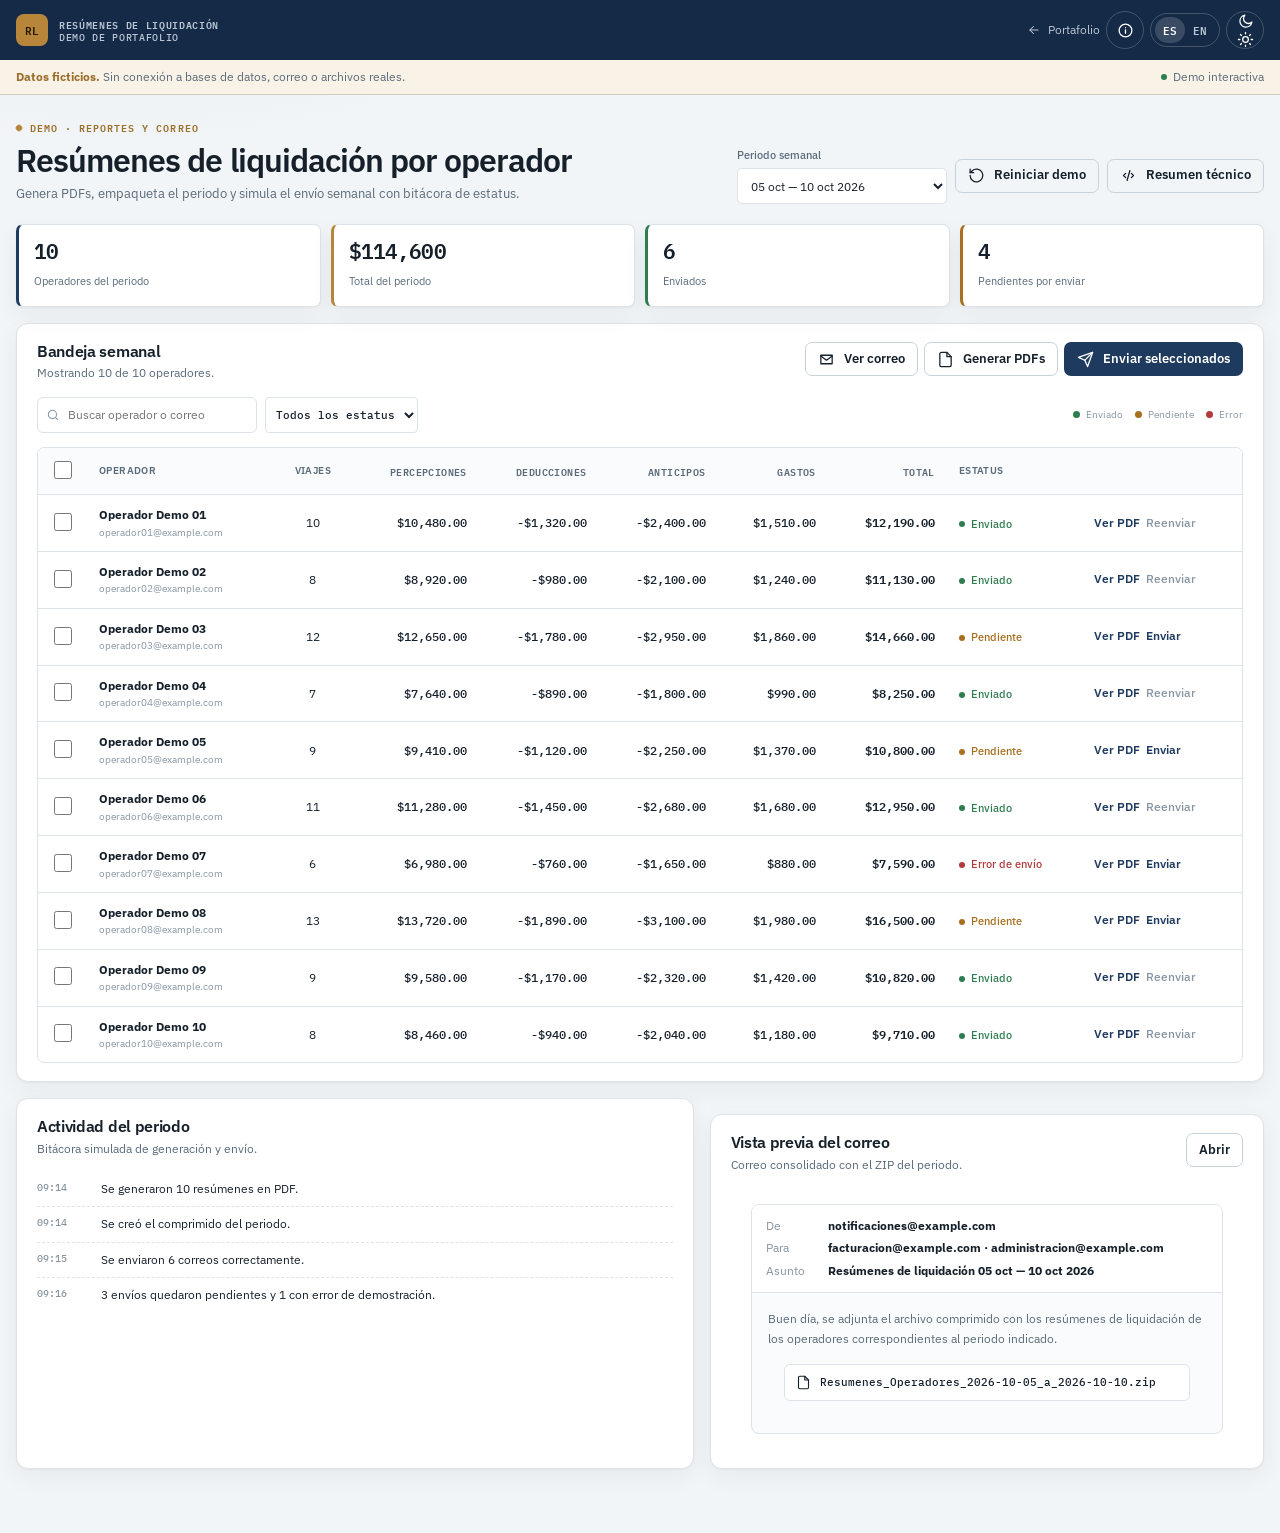
<file: proyectos/liquidaciones.html>
<!DOCTYPE html>
<html lang="es">
<head>
  <meta charset="utf-8">
  <meta name="viewport" content="width=device-width, initial-scale=1">
  <title>Resúmenes de liquidación — Demo de portafolio</title>
  <meta name="description" content="Demo interactiva de generación y envío semanal de resúmenes de liquidación por operador. Datos ficticios.">
  <link rel="icon" href="../assets/img/favicon.svg" type="image/svg+xml">
  <script src="../assets/js/theme-init.js"></script>
  <link rel="stylesheet" href="../assets/css/base.css">
  <link rel="stylesheet" href="../assets/css/demos.css">
  <link rel="stylesheet" href="../assets/css/print.css">
</head>
<body class="demo-body">
  <header class="demo-topbar">
    <div class="demo-topbar-inner">
      <a class="demo-brand" href="../index.html">
        <span class="demo-brand-mark">RL</span>
        <span class="demo-brand-text">
          <strong><span class="brand-long">Resúmenes de liquidación</span><span class="brand-short">Liquidaciones</span></strong>
          <span data-es="Demo de portafolio" data-en="Portfolio demo">Demo de portafolio</span>
        </span>
      </a>
      <div class="demo-topbar-actions">
        <a class="demo-back" href="../index.html">
          <svg viewBox="0 0 24 24" fill="none" stroke="currentColor" stroke-width="1.8" stroke-linecap="round" stroke-linejoin="round" aria-hidden="true"><path d="M19 12H5"/><path d="m11 18-6-6 6-6"/></svg>
          <span data-es="Portafolio" data-en="Portfolio">Portafolio</span>
        </a>
        <button class="icon-btn" type="button" data-tech-open aria-label="Resumen técnico" title="Resumen técnico">
          <svg viewBox="0 0 24 24" fill="none" stroke="currentColor" stroke-width="1.8" stroke-linecap="round" stroke-linejoin="round" aria-hidden="true"><circle cx="12" cy="12" r="9"/><path d="M12 11v5M12 8v.01"/></svg>
        </button>
        <div class="lang-toggle" role="group" aria-label="Idioma">
          <button type="button" data-lang-btn="es" aria-pressed="true">ES</button>
          <button type="button" data-lang-btn="en" aria-pressed="false">EN</button>
        </div>
        <button class="icon-btn" type="button" data-theme-toggle aria-label="Cambiar tema">
          <svg class="ico-moon" viewBox="0 0 24 24" fill="none" stroke="currentColor" stroke-width="1.8" stroke-linecap="round" stroke-linejoin="round" aria-hidden="true"><path d="M21 12.8A8.5 8.5 0 1 1 11.2 3a6.6 6.6 0 0 0 9.8 9.8Z"/></svg>
          <svg class="ico-sun" viewBox="0 0 24 24" fill="none" stroke="currentColor" stroke-width="1.8" stroke-linecap="round" stroke-linejoin="round" aria-hidden="true"><circle cx="12" cy="12" r="4"/><path d="M12 2v2M12 20v2M4.9 4.9l1.4 1.4M17.7 17.7l1.4 1.4M2 12h2M20 12h2M4.9 19.1l1.4-1.4M17.7 6.3l1.4-1.4"/></svg>
        </button>
      </div>
    </div>
  </header>

  <div class="demo-disclaimer">
    <div class="demo-disclaimer-inner">
      <span><strong data-es="Datos ficticios." data-en="Fictional data.">Datos ficticios.</strong> <span data-es="Sin conexión a bases de datos, correo o archivos reales." data-en="No connection to databases, email or real files.">Sin conexión a bases de datos, correo o archivos reales.</span></span>
      <span class="disc-note" data-es="Demo interactiva" data-en="Interactive demo">Demo interactiva</span>
    </div>
  </div>

  <main class="demo-main">
    <div class="demo-page-head">
      <div>
        <span class="demo-kicker" data-es="Demo · Reportes y correo" data-en="Demo · Reports and email">Demo · Reportes y correo</span>
        <h1 class="demo-title" data-es="Resúmenes de liquidación por operador" data-en="Settlement summaries by operator">Resúmenes de liquidación por operador</h1>
        <p class="demo-subtitle" data-es="Genera PDFs, empaqueta el periodo y simula el envío semanal con bitácora de estatus." data-en="Generate PDFs, package the period and simulate weekly delivery with status logging.">Genera PDFs, empaqueta el periodo y simula el envío semanal con bitácora de estatus.</p>
      </div>
      <div class="demo-actions">
        <div class="field" style="min-width:210px">
          <label for="liq-period" data-es="Periodo semanal" data-en="Weekly period">Periodo semanal</label>
          <select id="liq-period"></select>
        </div>
        <button class="btn btn-secondary btn-sm" type="button" id="liq-reset">
          <svg viewBox="0 0 24 24" fill="none" stroke="currentColor" stroke-width="1.8" stroke-linecap="round" stroke-linejoin="round" aria-hidden="true"><path d="M3 12a9 9 0 1 0 3-6.7L3 8"/><path d="M3 3v5h5"/></svg>
          <span data-es="Reiniciar demo" data-en="Reset demo">Reiniciar demo</span>
        </button>
        <button class="btn btn-secondary btn-sm" type="button" data-tech-open>
          <svg viewBox="0 0 24 24" fill="none" stroke="currentColor" stroke-width="1.8" stroke-linecap="round" stroke-linejoin="round" aria-hidden="true"><path d="m8 9-3 3 3 3M16 9l3 3-3 3M14 5l-4 14"/></svg>
          <span data-es="Resumen técnico" data-en="Technical summary">Resumen técnico</span>
        </button>
      </div>
    </div>

    <div class="liq-summary" id="liq-kpis"></div>

    <section class="panel">
      <div class="panel-head">
        <div>
          <h2 data-es="Bandeja semanal" data-en="Weekly inbox">Bandeja semanal</h2>
          <p id="liq-count"></p>
        </div>
        <div class="row-actions">
          <button class="btn btn-secondary btn-sm" type="button" id="liq-email-btn">
            <svg viewBox="0 0 24 24" fill="none" stroke="currentColor" stroke-width="1.8" stroke-linecap="round" stroke-linejoin="round" aria-hidden="true"><path d="M4 6h16v12H4z"/><path d="m4 7 8 6 8-6"/></svg>
            <span data-es="Ver correo" data-en="View email">Ver correo</span>
          </button>
          <button class="btn btn-secondary btn-sm" type="button" id="liq-generate">
            <svg viewBox="0 0 24 24" fill="none" stroke="currentColor" stroke-width="1.8" stroke-linecap="round" stroke-linejoin="round" aria-hidden="true"><path d="M14 2H6a2 2 0 0 0-2 2v16a2 2 0 0 0 2 2h12a2 2 0 0 0 2-2V8Z"/><path d="M14 2v6h6"/></svg>
            <span data-es="Generar PDFs" data-en="Generate PDFs">Generar PDFs</span>
          </button>
          <button class="btn btn-sm" type="button" id="liq-send">
            <svg viewBox="0 0 24 24" fill="none" stroke="currentColor" stroke-width="1.8" stroke-linecap="round" stroke-linejoin="round" aria-hidden="true"><path d="m22 2-7 20-4-9-9-4Z"/><path d="M22 2 11 13"/></svg>
            <span data-es="Enviar seleccionados" data-en="Send selected">Enviar seleccionados</span>
          </button>
        </div>
      </div>

      <div class="liq-toolbar">
        <div class="toolbar-left">
          <div class="search-box">
            <svg viewBox="0 0 24 24" fill="none" stroke="currentColor" stroke-width="1.8" stroke-linecap="round" stroke-linejoin="round" aria-hidden="true"><circle cx="11" cy="11" r="7"/><path d="m20 20-3.5-3.5"/></svg>
            <input id="liq-search" type="search" data-es-placeholder="Buscar operador o correo" data-en-placeholder="Search operator or email" placeholder="Buscar operador o correo">
          </div>
          <select id="liq-status" class="amount-input" style="width:auto;min-height:36px">
            <option value="all" data-es="Todos los estatus" data-en="All statuses">Todos los estatus</option>
            <option value="sent" data-es="Enviados" data-en="Sent">Enviados</option>
            <option value="generated" data-es="Generados" data-en="Generated">Generados</option>
            <option value="pending" data-es="Pendientes" data-en="Pending">Pendientes</option>
            <option value="error" data-es="Con error" data-en="Error">Con error</option>
          </select>
        </div>
        <div class="toolbar-right">
          <span class="legend-inline">
            <span><i class="ok"></i><span data-es="Enviado" data-en="Sent">Enviado</span></span>
            <span><i class="warn"></i><span data-es="Pendiente" data-en="Pending">Pendiente</span></span>
            <span><i class="bad"></i><span data-es="Error" data-en="Error">Error</span></span>
          </span>
        </div>
      </div>

      <div class="table-wrap">
        <table class="data-table">
          <thead>
            <tr>
              <th style="width:34px"><input class="check-cell" type="checkbox" id="liq-select-all" aria-label="Seleccionar todos"></th>
              <th data-es="Operador" data-en="Operator">Operador</th>
              <th class="center" data-es="Viajes" data-en="Trips">Viajes</th>
              <th class="num" data-es="Percepciones" data-en="Earnings">Percepciones</th>
              <th class="num" data-es="Deducciones" data-en="Deductions">Deducciones</th>
              <th class="num" data-es="Anticipos" data-en="Advances">Anticipos</th>
              <th class="num" data-es="Gastos" data-en="Expenses">Gastos</th>
              <th class="num" data-es="Total" data-en="Total">Total</th>
              <th data-es="Estatus" data-en="Status">Estatus</th>
              <th></th>
            </tr>
          </thead>
          <tbody id="liq-tbody"></tbody>
        </table>
      </div>
    </section>

    <div class="result-grid">
      <section class="panel">
        <div class="panel-head">
          <div>
            <h2 data-es="Actividad del periodo" data-en="Period activity">Actividad del periodo</h2>
            <p data-es="Bitácora simulada de generación y envío." data-en="Simulated generation and delivery log.">Bitácora simulada de generación y envío.</p>
          </div>
        </div>
        <div class="activity-list" id="liq-activity"></div>
      </section>
      <section class="panel">
        <div class="panel-head">
          <div>
            <h2 data-es="Vista previa del correo" data-en="Email preview">Vista previa del correo</h2>
            <p data-es="Correo consolidado con el ZIP del periodo." data-en="Consolidated email with the period ZIP.">Correo consolidado con el ZIP del periodo.</p>
          </div>
          <button class="btn btn-secondary btn-sm" type="button" id="liq-email-btn-2" data-es="Abrir" data-en="Open">Abrir</button>
        </div>
        <div style="padding:16px 20px">
          <div class="email-preview">
            <div class="email-head">
              <div><span>De</span><strong>notificaciones@example.com</strong></div>
              <div><span>Para</span><strong>facturacion@example.com · administracion@example.com</strong></div>
              <div><span>Asunto</span><strong id="liq-email-subject"></strong></div>
            </div>
            <div class="email-body">
              <p data-es="Buen día, se adjunta el archivo comprimido con los resúmenes de liquidación de los operadores correspondientes al periodo indicado." data-en="Good morning, attached is the compressed file with the operator settlement summaries for the indicated period.">Buen día, se adjunta el archivo comprimido con los resúmenes de liquidación de los operadores correspondientes al periodo indicado.</p>
              <div class="email-attachment" id="liq-email-attachment"></div>
            </div>
          </div>
        </div>
      </section>
    </div>
  </main>

  <div class="toast-stack" aria-live="polite"></div>

  <script src="../assets/js/i18n.js"></script>
  <script src="../assets/js/ui.js"></script>
  <script src="../assets/js/mock-data.js"></script>
  <script src="../assets/js/liquidaciones.js"></script>
  <script src="../assets/js/app.js"></script>
</body>
</html>
</file>
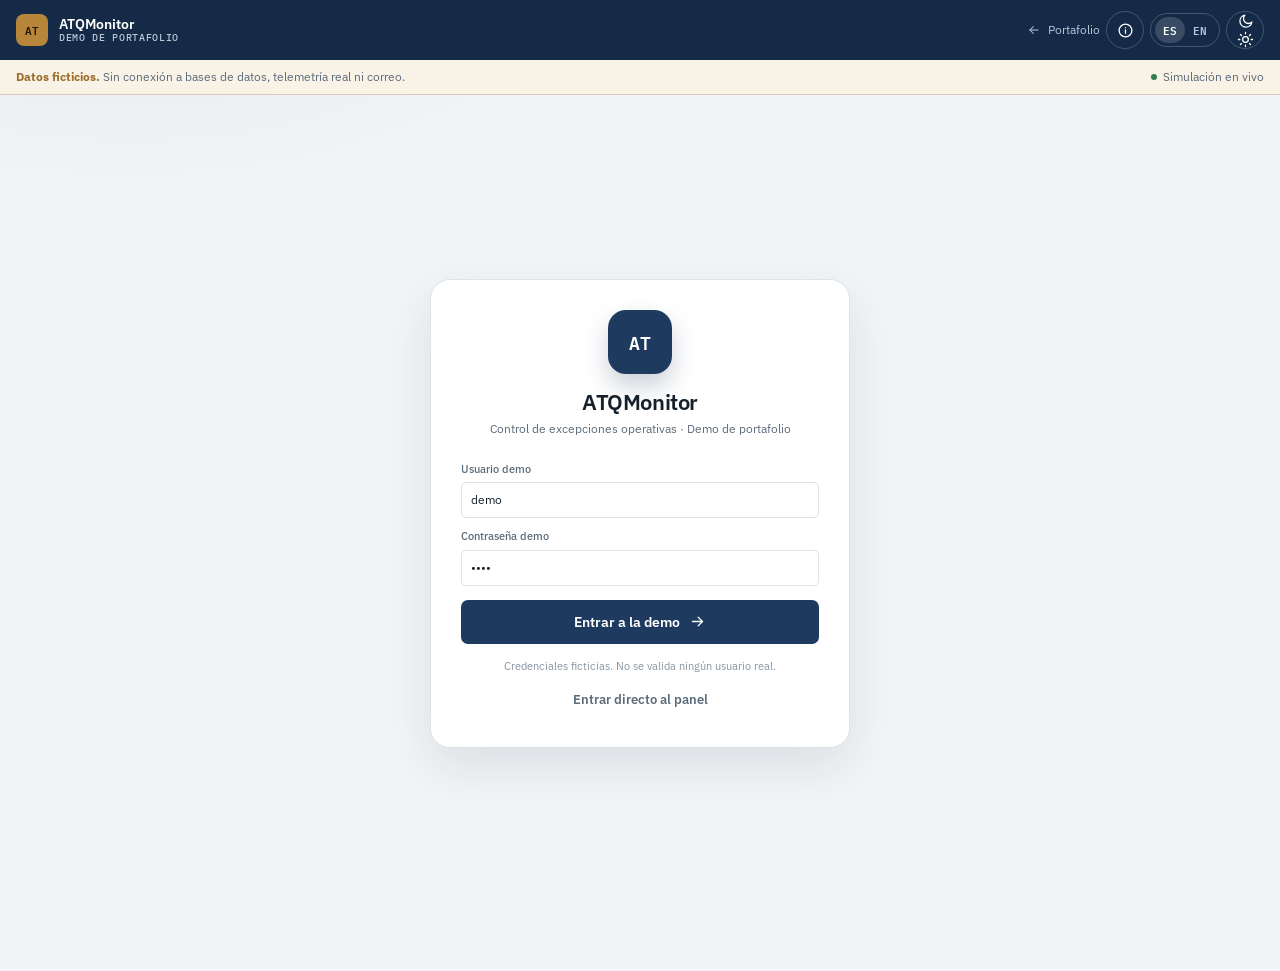
<file: proyectos/monitor-operativo.html>
<!DOCTYPE html>
<html lang="es">
<head>
  <meta charset="utf-8">
  <meta name="viewport" content="width=device-width, initial-scale=1">
  <title>Monitor operativo — Demo de portafolio</title>
  <meta name="description" content="Demo interactiva de monitoreo de telemetría, viajes con errores y discrepancias operativas. Datos ficticios.">
  <link rel="icon" href="../assets/img/favicon.svg" type="image/svg+xml">
  <script src="../assets/js/theme-init.js"></script>
  <link rel="stylesheet" href="../assets/css/base.css">
  <link rel="stylesheet" href="../assets/css/demos.css">
  <link rel="stylesheet" href="../assets/css/print.css">
</head>
<body class="demo-body">
  <header class="demo-topbar">
    <div class="demo-topbar-inner">
      <a class="demo-brand" href="../index.html">
        <span class="demo-brand-mark">AT</span>
        <span class="demo-brand-text">
          <strong>ATQMonitor</strong>
          <span data-es="Demo de portafolio" data-en="Portfolio demo">Demo de portafolio</span>
        </span>
      </a>
      <div class="demo-topbar-actions">
        <a class="demo-back" href="../index.html">
          <svg viewBox="0 0 24 24" fill="none" stroke="currentColor" stroke-width="1.8" stroke-linecap="round" stroke-linejoin="round" aria-hidden="true"><path d="M19 12H5"/><path d="m11 18-6-6 6-6"/></svg>
          <span data-es="Portafolio" data-en="Portfolio">Portafolio</span>
        </a>
        <button class="icon-btn" type="button" data-tech-open aria-label="Resumen técnico" title="Resumen técnico">
          <svg viewBox="0 0 24 24" fill="none" stroke="currentColor" stroke-width="1.8" stroke-linecap="round" stroke-linejoin="round" aria-hidden="true"><circle cx="12" cy="12" r="9"/><path d="M12 11v5M12 8v.01"/></svg>
        </button>
        <div class="lang-toggle" role="group" aria-label="Idioma">
          <button type="button" data-lang-btn="es" aria-pressed="true">ES</button>
          <button type="button" data-lang-btn="en" aria-pressed="false">EN</button>
        </div>
        <button class="icon-btn" type="button" data-theme-toggle aria-label="Cambiar tema">
          <svg class="ico-moon" viewBox="0 0 24 24" fill="none" stroke="currentColor" stroke-width="1.8" stroke-linecap="round" stroke-linejoin="round" aria-hidden="true"><path d="M21 12.8A8.5 8.5 0 1 1 11.2 3a6.6 6.6 0 0 0 9.8 9.8Z"/></svg>
          <svg class="ico-sun" viewBox="0 0 24 24" fill="none" stroke="currentColor" stroke-width="1.8" stroke-linecap="round" stroke-linejoin="round" aria-hidden="true"><circle cx="12" cy="12" r="4"/><path d="M12 2v2M12 20v2M4.9 4.9l1.4 1.4M17.7 17.7l1.4 1.4M2 12h2M20 12h2M4.9 19.1l1.4-1.4M17.7 6.3l1.4-1.4"/></svg>
        </button>
      </div>
    </div>
  </header>

  <div class="demo-disclaimer">
    <div class="demo-disclaimer-inner">
      <span><strong data-es="Datos ficticios." data-en="Fictional data.">Datos ficticios.</strong> <span data-es="Sin conexión a bases de datos, telemetría real ni correo." data-en="No connection to databases, real telemetry or email.">Sin conexión a bases de datos, telemetría real ni correo.</span></span>
      <span class="disc-note" data-es="Simulación en vivo" data-en="Live simulation">Simulación en vivo</span>
    </div>
  </div>

  <main class="demo-main">
    <section class="mon-login-shell" id="mon-login">
      <div class="mon-login-card">
        <div class="mon-logo">AT</div>
        <h1>ATQMonitor</h1>
        <p class="mon-login-sub" data-es="Control de excepciones operativas · Demo de portafolio" data-en="Operational exception control · Portfolio demo">Control de excepciones operativas · Demo de portafolio</p>
        <form id="mon-login-form">
          <div class="field" style="margin-bottom:10px">
            <label for="mon-user" data-es="Usuario demo" data-en="Demo user">Usuario demo</label>
            <input id="mon-user" type="text" value="demo" autocomplete="off">
          </div>
          <div class="field">
            <label for="mon-pass" data-es="Contraseña demo" data-en="Demo password">Contraseña demo</label>
            <input id="mon-pass" type="password" value="demo" autocomplete="off">
          </div>
          <button class="btn" type="submit">
            <span data-es="Entrar a la demo" data-en="Enter demo">Entrar a la demo</span>
            <svg viewBox="0 0 24 24" fill="none" stroke="currentColor" stroke-width="1.8" stroke-linecap="round" stroke-linejoin="round" aria-hidden="true"><path d="M5 12h14"/><path d="m13 6 6 6-6 6"/></svg>
          </button>
        </form>
        <p class="mon-login-hint" data-es="Credenciales ficticias. No se valida ningún usuario real." data-en="Fictional credentials. No real user is validated.">Credenciales ficticias. No se valida ningún usuario real.</p>
        <button class="btn btn-ghost btn-sm" type="button" id="mon-skip" style="margin-top:8px" data-es="Entrar directo al panel" data-en="Go straight to dashboard">Entrar directo al panel</button>
      </div>
    </section>

    <section id="mon-dashboard" hidden>
      <div class="demo-page-head">
        <div>
          <span class="demo-kicker" data-es="Demo · Operación en vivo" data-en="Demo · Live operations">Demo · Operación en vivo</span>
          <h1 class="demo-title" data-es="Control de excepciones" data-en="Exception control">Control de excepciones</h1>
          <p class="demo-subtitle" data-es="Telemetría, viajes finalizados con errores, viajes programados y discrepancias CCP/pedido." data-en="Telemetry, finished trips with errors, scheduled trips and CCP/order discrepancies.">Telemetría, viajes finalizados con errores, viajes programados y discrepancias CCP/pedido.</p>
        </div>
        <div class="demo-actions">
          <span class="mon-live" id="mon-live" data-es="En vivo" data-en="Live">En vivo</span>
          <button class="btn btn-secondary btn-sm" type="button" id="mon-toggle-live">
            <span data-es="Pausar" data-en="Pause">Pausar</span>
          </button>
          <button class="btn btn-secondary btn-sm" type="button" id="mon-recover">
            <svg viewBox="0 0 24 24" fill="none" stroke="currentColor" stroke-width="1.8" stroke-linecap="round" stroke-linejoin="round" aria-hidden="true"><path d="M3 12a9 9 0 1 0 3-6.7L3 8"/><path d="M3 3v5h5"/></svg>
            <span data-es="Simular recuperación" data-en="Simulate recovery">Simular recuperación</span>
          </button>
          <button class="btn btn-secondary btn-sm" type="button" id="mon-reset">
            <span data-es="Reiniciar demo" data-en="Reset demo">Reiniciar demo</span>
          </button>
          <button class="btn btn-secondary btn-sm" type="button" id="mon-logout">
            <span data-es="Salir" data-en="Sign out">Salir</span>
          </button>
        </div>
      </div>

      <div class="panel" style="padding:13px 16px;margin-bottom:16px">
        <div class="mon-topbar-status">
          <span class="mon-live" id="mon-live-2" data-es="Monitoreo activo" data-en="Monitoring active">Monitoreo activo</span>
          <span id="mon-telemetry"></span>
          <span id="mon-updated"></span>
          <span class="legend-inline">
            <span><i class="ok"></i><span data-es="Sin alerta" data-en="No alert">Sin alerta</span></span>
            <span><i class="warn"></i><span data-es="Alerta" data-en="Alert">Alerta</span></span>
            <span><i class="bad"></i><span data-es="Fuera de rango" data-en="Out of range">Fuera de rango</span></span>
          </span>
        </div>
      </div>

      <div class="kpis" id="mon-kpis"></div>

      <div class="mon-grid">
        <section class="mon-panel">
          <div class="mon-panel-head">
            <div><h2 data-es="Viajes finalizados con errores" data-en="Finished trips with errors">Viajes finalizados con errores</h2></div>
            <span class="mon-count" id="mon-finalized-count"></span>
          </div>
          <div class="mon-panel-body">
            <div class="table-wrap" style="border:0;border-radius:0">
              <table class="mon-table">
                <thead><tr><th data-es="Viaje" data-en="Trip">Viaje</th><th data-es="Unidad" data-en="Unit">Unidad</th><th data-es="Error" data-en="Error">Error</th><th class="num" data-es="Horas" data-en="Hours">Horas</th><th class="num" data-es="Vel." data-en="Speed">Vel.</th><th></th></tr></thead>
                <tbody id="mon-finalized-body"></tbody>
              </table>
            </div>
          </div>
          <div class="mon-footer-note" id="mon-finalized-note"></div>
        </section>

        <section class="mon-panel">
          <div class="mon-panel-head">
            <div><h2 data-es="Monitoreo de posiciones" data-en="Position monitoring">Monitoreo de posiciones</h2></div>
            <span class="mon-count" id="mon-units-count"></span>
          </div>
          <div class="mon-panel-body">
            <div class="table-wrap" style="border:0;border-radius:0">
              <table class="mon-table">
                <thead><tr><th data-es="Unidad" data-en="Unit">Unidad</th><th data-es="Última posición" data-en="Last position">Última posición</th><th class="num" data-es="Min." data-en="Min.">Min.</th><th data-es="Estatus" data-en="Status">Estatus</th></tr></thead>
                <tbody id="mon-units-body"></tbody>
              </table>
            </div>
          </div>
          <div class="mon-footer-note" id="mon-units-note"></div>
        </section>

        <section class="mon-panel">
          <div class="mon-panel-head">
            <div><h2 data-es="VP · Viajes programados con errores" data-en="VP · Scheduled trips with errors">VP · Viajes programados con errores</h2></div>
            <span class="mon-count" id="mon-vp-count"></span>
          </div>
          <div class="mon-panel-body">
            <div class="table-wrap" style="border:0;border-radius:0">
              <table class="mon-table">
                <thead><tr><th data-es="Viaje" data-en="Trip">Viaje</th><th data-es="Unidad" data-en="Unit">Unidad</th><th data-es="Error" data-en="Error">Error</th><th data-es="Estatus" data-en="Status">Estatus</th></tr></thead>
                <tbody id="mon-vp-body"></tbody>
              </table>
            </div>
          </div>
          <div class="mon-footer-note" id="mon-vp-note"></div>
        </section>
      </div>

      <section class="mon-panel mon-discrepancies">
        <div class="mon-panel-head">
          <div><h2 data-es="Discrepancias CCP vs pedido" data-en="CCP vs. order discrepancies">Discrepancias CCP vs pedido</h2></div>
          <span class="mon-count" id="mon-disc-count"></span>
        </div>
        <div class="mon-panel-body">
          <div class="table-wrap" style="border:0;border-radius:0">
            <table class="mon-table">
              <thead><tr><th data-es="Viaje" data-en="Trip">Viaje</th><th data-es="Unidad" data-en="Unit">Unidad</th><th data-es="Origen CCP" data-en="CCP origin">Origen CCP</th><th data-es="Destino CCP" data-en="CCP destination">Destino CCP</th><th data-es="Origen pedido" data-en="Order origin">Origen pedido</th><th data-es="Destino pedido" data-en="Order destination">Destino pedido</th><th data-es="Estatus" data-en="Status">Estatus</th><th></th></tr></thead>
              <tbody id="mon-disc-body"></tbody>
            </table>
          </div>
        </div>
      </section>

      <div class="result-grid" style="margin-top:16px">
        <section class="panel">
          <div class="panel-head"><div><h2 data-es="Bitácora de la simulación" data-en="Simulation log">Bitácora de la simulación</h2><p data-es="Alertas, recuperaciones y acciones de la demo." data-en="Alerts, recoveries and demo actions.">Alertas, recuperaciones y acciones de la demo.</p></div></div>
          <div class="mon-log" id="mon-log"></div>
        </section>
        <section class="panel">
          <div class="panel-head"><div><h2 data-es="Cómo leer el panel" data-en="How to read the dashboard">Cómo leer el panel</h2></div></div>
          <div style="padding:0 20px 20px">
            <div class="tech-note" style="margin-bottom:10px"><strong data-es="Sin posición:" data-en="No position:">Sin posición:</strong> <span data-es="una unidad supera el límite de 15 minutos sin telemetría." data-en="a unit exceeds 15 minutes without telemetry.">una unidad supera el límite de 15 minutos sin telemetría.</span></div>
            <div class="tech-note" style="margin-bottom:10px"><strong data-es="Recuperada:" data-en="Recovered:">Recuperada:</strong> <span data-es="la unidad volvió a reportar y se muestra en verde durante unos ciclos." data-en="the unit reported again and is shown in green for a few cycles.">la unidad volvió a reportar y se muestra en verde durante unos ciclos.</span></div>
            <div class="tech-note"><strong data-es="Correo simulado:" data-en="Simulated email:">Correo simulado:</strong> <span data-es="cada alerta o recuperación genera un aviso ficticio, sin enviar correo real." data-en="each alert or recovery generates a fictional notification without sending real email.">cada alerta o recuperación genera un aviso ficticio, sin enviar correo real.</span></div>
          </div>
        </section>
      </div>
    </section>
  </main>

  <div class="toast-stack" aria-live="polite"></div>

  <script src="../assets/js/i18n.js"></script>
  <script src="../assets/js/ui.js"></script>
  <script src="../assets/js/mock-data.js"></script>
  <script src="../assets/js/monitor.js"></script>
  <script src="../assets/js/app.js"></script>
</body>
</html>
</file>
<file: assets/css/base.css>
@font-face {
  font-family: "IBM Plex Sans";
  font-style: normal;
  font-weight: 400;
  font-display: swap;
  src: url("../fonts/ibm-plex-sans-latin-400-normal.woff2") format("woff2");
}
@font-face {
  font-family: "IBM Plex Sans";
  font-style: normal;
  font-weight: 500;
  font-display: swap;
  src: url("../fonts/ibm-plex-sans-latin-500-normal.woff2") format("woff2");
}
@font-face {
  font-family: "IBM Plex Sans";
  font-style: normal;
  font-weight: 600;
  font-display: swap;
  src: url("../fonts/ibm-plex-sans-latin-600-normal.woff2") format("woff2");
}
@font-face {
  font-family: "IBM Plex Sans";
  font-style: normal;
  font-weight: 700;
  font-display: swap;
  src: url("../fonts/ibm-plex-sans-latin-700-normal.woff2") format("woff2");
}
@font-face {
  font-family: "IBM Plex Mono";
  font-style: normal;
  font-weight: 500;
  font-display: swap;
  src: url("../fonts/ibm-plex-mono-latin-500-normal.woff2") format("woff2");
}
@font-face {
  font-family: "IBM Plex Mono";
  font-style: normal;
  font-weight: 600;
  font-display: swap;
  src: url("../fonts/ibm-plex-mono-latin-600-normal.woff2") format("woff2");
}

:root {
  --ink: #16202b;
  --ink-muted: #5b6b7a;
  --ink-faint: #8795a2;
  --bg: #f2f5f7;
  --bg-alt: #e9eef2;
  --surface: #ffffff;
  --surface-2: #fafbfc;
  --surface-3: #f1f4f6;
  --border: #dde3e8;
  --border-strong: #c8d2da;
  --brand: #1f3a5f;
  --brand-strong: #1f3a5f;
  --brand-dark: #152a47;
  --brand-soft: #e8eef5;
  --accent: #b8863b;
  --accent-strong: #9c6f2c;
  --accent-soft: #f7eedf;
  --ok: #2e7d4f;
  --ok-bg: #e7f3ec;
  --warn: #a86f1f;
  --warn-bg: #fbf1e1;
  --bad: #b23b3b;
  --bad-bg: #fbeaea;
  --info: #2f6499;
  --info-bg: #e8f0f8;
  --topbar: #152a47;
  --topbar-ink: #ffffff;
  --topbar-muted: #b9c6d5;
  --radius: 12px;
  --radius-sm: 7px;
  --radius-lg: 20px;
  --shadow-sm: 0 1px 2px rgba(16, 32, 48, 0.04), 0 8px 24px rgba(16, 32, 48, 0.05);
  --shadow: 0 18px 50px rgba(16, 32, 48, 0.1);
  --font-ui: "IBM Plex Sans", "Segoe UI", system-ui, sans-serif;
  --font-mono: "IBM Plex Mono", "Cascadia Mono", Consolas, monospace;
  --header-h: 68px;
  --max: 1160px;
  color-scheme: light;
}

[data-theme="dark"] {
  --ink: #e8eef3;
  --ink-muted: #a2b2c0;
  --ink-faint: #758696;
  --bg: #0c1218;
  --bg-alt: #101821;
  --surface: #141d26;
  --surface-2: #18222c;
  --surface-3: #1c2732;
  --border: #26323d;
  --border-strong: #344352;
  --brand: #93b9e5;
  --brand-strong: #2a4c74;
  --brand-dark: #0a1016;
  --brand-soft: #1b2b3c;
  --accent: #d8ab50;
  --accent-strong: #e2ba6d;
  --accent-soft: #2b2517;
  --ok: #6ecf9a;
  --ok-bg: #11271d;
  --warn: #d8ab50;
  --warn-bg: #2a2413;
  --bad: #e37b76;
  --bad-bg: #2c1717;
  --info: #80b4e8;
  --info-bg: #17283a;
  --topbar: #070c11;
  --topbar-ink: #f1f5f8;
  --topbar-muted: #94a5b5;
  --shadow-sm: 0 1px 2px rgba(0, 0, 0, 0.2), 0 10px 30px rgba(0, 0, 0, 0.18);
  --shadow: 0 24px 60px rgba(0, 0, 0, 0.45);
  color-scheme: dark;
}

*,
*::before,
*::after {
  box-sizing: border-box;
}

[hidden] {
  display: none !important;
}

html {
  scroll-behavior: smooth;
  scroll-padding-top: calc(var(--header-h) + 24px);
}

body {
  margin: 0;
  background:
    radial-gradient(900px 500px at 8% -8%, rgba(184, 134, 59, 0.08), transparent 62%),
    radial-gradient(1000px 600px at 96% 2%, rgba(31, 58, 95, 0.09), transparent 58%),
    var(--bg);
  color: var(--ink);
  font-family: var(--font-ui);
  font-size: 16px;
  line-height: 1.6;
  -webkit-font-smoothing: antialiased;
  text-rendering: optimizeLegibility;
  transition: background-color 0.25s ease, color 0.25s ease;
}

body.no-scroll {
  overflow: hidden;
}

h1,
h2,
h3,
h4,
p,
ul,
ol,
dl,
figure {
  margin-top: 0;
}

h1,
h2,
h3,
h4 {
  font-weight: 600;
  line-height: 1.16;
  letter-spacing: -0.02em;
}

h1 {
  font-size: clamp(2.4rem, 5.6vw, 4.4rem);
}

h2 {
  font-size: clamp(1.75rem, 3.2vw, 2.55rem);
}

h3 {
  font-size: 1.15rem;
}

p {
  margin-bottom: 1rem;
}

a {
  color: var(--brand);
  text-decoration-thickness: 1px;
  text-underline-offset: 3px;
}

a:hover {
  color: var(--accent-strong);
}

img,
svg {
  display: block;
  max-width: 100%;
}

button,
input,
select,
textarea {
  font: inherit;
  color: inherit;
}

button {
  cursor: pointer;
}

::selection {
  background: var(--accent);
  color: #1d1405;
}

:focus-visible {
  outline: 3px solid var(--accent);
  outline-offset: 3px;
  border-radius: 3px;
}

.skip-link {
  position: fixed;
  top: 10px;
  left: 10px;
  z-index: 200;
  padding: 10px 16px;
  border-radius: var(--radius-sm);
  background: var(--surface);
  color: var(--ink);
  box-shadow: var(--shadow);
  transform: translateY(-160%);
  transition: transform 0.18s ease;
}

.skip-link:focus {
  transform: translateY(0);
}

.container {
  width: min(var(--max), calc(100% - 48px));
  margin-inline: auto;
}

.container-wide {
  width: min(1320px, calc(100% - 40px));
  margin-inline: auto;
}

.mono {
  font-family: var(--font-mono);
  font-variant-numeric: tabular-nums;
}

.muted {
  color: var(--ink-muted);
}

.tiny {
  font-size: 0.78rem;
}

.eyebrow {
  display: inline-flex;
  align-items: center;
  gap: 10px;
  margin-bottom: 18px;
  color: var(--accent-strong);
  font-family: var(--font-mono);
  font-size: 0.74rem;
  font-weight: 600;
  letter-spacing: 0.14em;
  text-transform: uppercase;
}

.eyebrow::before {
  content: "";
  width: 8px;
  height: 8px;
  border-radius: 2px;
  background: var(--accent);
  transform: rotate(45deg);
}

.section {
  padding: 92px 0;
  position: relative;
}

.section-alt {
  background: color-mix(in srgb, var(--surface) 55%, transparent);
  border-block: 1px solid var(--border);
}

.section-head {
  display: flex;
  align-items: flex-end;
  justify-content: space-between;
  gap: 32px;
  margin-bottom: 42px;
}

.section-head > div {
  max-width: 690px;
}

.section-head h2 {
  margin-bottom: 12px;
}

.section-head p {
  margin-bottom: 0;
  color: var(--ink-muted);
  font-size: 1.02rem;
}

.section-index {
  color: var(--ink-faint);
  font-family: var(--font-mono);
  font-size: 0.78rem;
  letter-spacing: 0.12em;
  text-transform: uppercase;
  white-space: nowrap;
}

.btn {
  display: inline-flex;
  align-items: center;
  justify-content: center;
  gap: 9px;
  min-height: 44px;
  padding: 0 18px;
  border: 1px solid transparent;
  border-radius: var(--radius-sm);
  background: var(--brand-strong);
  color: #fff;
  font-size: 0.9rem;
  font-weight: 600;
  text-decoration: none;
  transition: transform 0.16s ease, background-color 0.16s ease, border-color 0.16s ease, color 0.16s ease, box-shadow 0.16s ease;
}

.btn:hover {
  color: #fff;
  background: var(--brand-dark);
  transform: translateY(-1px);
  box-shadow: 0 8px 20px rgba(21, 42, 71, 0.18);
}

[data-theme="dark"] .btn:hover {
  background: #355f8d;
}

.btn svg {
  width: 17px;
  height: 17px;
  flex: none;
}

.btn-secondary {
  background: transparent;
  border-color: var(--border-strong);
  color: var(--ink);
}

.btn-secondary:hover {
  background: var(--surface);
  border-color: var(--brand);
  color: var(--brand);
  box-shadow: var(--shadow-sm);
}

.btn-accent {
  background: var(--accent);
  color: #221708;
}

.btn-accent:hover {
  background: var(--accent-strong);
  color: #1d1405;
}

.btn-ghost {
  background: transparent;
  border-color: transparent;
  color: var(--ink-muted);
}

.btn-ghost:hover {
  background: var(--surface-3);
  color: var(--ink);
  box-shadow: none;
}

.btn-sm {
  min-height: 34px;
  padding: 0 12px;
  font-size: 0.8rem;
}

.btn-lg {
  min-height: 52px;
  padding: 0 24px;
  font-size: 0.98rem;
}

.btn-icon {
  width: 40px;
  height: 40px;
  min-height: 40px;
  padding: 0;
  border-radius: 999px;
  background: transparent;
  border-color: var(--border);
  color: var(--ink-muted);
}

.btn-icon:hover {
  background: var(--surface-3);
  color: var(--ink);
  box-shadow: none;
  transform: none;
}

.btn[disabled],
.btn.is-disabled {
  opacity: 0.45;
  pointer-events: none;
}

.icon-btn {
  display: inline-grid;
  place-items: center;
  width: 38px;
  height: 38px;
  padding: 0;
  border: 1px solid var(--border);
  border-radius: 999px;
  background: transparent;
  color: var(--ink-muted);
  transition: background-color 0.16s ease, color 0.16s ease, border-color 0.16s ease;
}

.icon-btn:hover {
  background: var(--surface-3);
  color: var(--ink);
  border-color: var(--border-strong);
}

.icon-btn svg {
  width: 17px;
  height: 17px;
}

.badge {
  display: inline-flex;
  align-items: center;
  gap: 6px;
  padding: 3px 9px;
  border-radius: 999px;
  background: var(--surface-3);
  color: var(--ink-muted);
  font-size: 0.72rem;
  font-weight: 600;
  line-height: 1.5;
  white-space: nowrap;
}

.badge-ok {
  background: var(--ok-bg);
  color: var(--ok);
}

.badge-warn {
  background: var(--warn-bg);
  color: var(--warn);
}

.badge-bad {
  background: var(--bad-bg);
  color: var(--bad);
}

.badge-info {
  background: var(--info-bg);
  color: var(--info);
}

.badge-accent {
  background: var(--accent-soft);
  color: var(--accent-strong);
}

.chip {
  display: inline-flex;
  align-items: center;
  padding: 5px 10px;
  border: 1px solid var(--border);
  border-radius: 999px;
  background: var(--surface-2);
  color: var(--ink-muted);
  font-size: 0.76rem;
  font-weight: 500;
  white-space: nowrap;
}

.card {
  border: 1px solid var(--border);
  border-radius: var(--radius);
  background: var(--surface);
  box-shadow: var(--shadow-sm);
}

.site-header {
  position: sticky;
  top: 0;
  z-index: 80;
  height: var(--header-h);
  border-bottom: 1px solid color-mix(in srgb, var(--border) 70%, transparent);
  background: color-mix(in srgb, var(--bg) 82%, transparent);
  backdrop-filter: blur(14px);
  -webkit-backdrop-filter: blur(14px);
}

.site-header-inner {
  display: flex;
  align-items: center;
  justify-content: space-between;
  gap: 20px;
  height: 100%;
}

.brand-lockup {
  display: inline-flex;
  align-items: center;
  gap: 12px;
  color: var(--ink);
  text-decoration: none;
}

.brand-lockup:hover {
  color: var(--ink);
}

.brand-mark {
  position: relative;
  display: grid;
  place-items: center;
  width: 38px;
  height: 38px;
  border-radius: 10px;
  background: var(--brand-strong);
  color: #fff;
  font-family: var(--font-mono);
  font-size: 0.82rem;
  font-weight: 600;
  letter-spacing: -0.04em;
  box-shadow: inset 0 0 0 1px rgba(255, 255, 255, 0.12);
}

.brand-mark::after {
  content: "";
  position: absolute;
  top: 6px;
  right: 6px;
  width: 6px;
  height: 6px;
  border-radius: 2px;
  background: var(--accent);
  transform: rotate(45deg);
}

[data-theme="dark"] .ico-moon {
  display: none !important;
}

[data-theme="dark"] .ico-sun {
  display: block !important;
}

.brand-text {
  display: flex;
  flex-direction: column;
  line-height: 1.15;
}

.brand-name {
  font-size: 0.92rem;
  font-weight: 600;
}

.brand-role {
  color: var(--ink-faint);
  font-family: var(--font-mono);
  font-size: 0.64rem;
  letter-spacing: 0.08em;
  text-transform: uppercase;
}

.site-nav {
  display: flex;
  align-items: center;
  gap: 4px;
}

.site-nav a {
  padding: 8px 12px;
  border-radius: var(--radius-sm);
  color: var(--ink-muted);
  font-size: 0.86rem;
  font-weight: 500;
  text-decoration: none;
  transition: background-color 0.15s ease, color 0.15s ease;
}

.site-nav a:hover,
.site-nav a.is-active {
  background: var(--surface);
  color: var(--ink);
}

.header-actions {
  display: flex;
  align-items: center;
  gap: 8px;
}

.lang-toggle {
  display: inline-flex;
  align-items: center;
  height: 34px;
  padding: 0 4px;
  border: 1px solid var(--border);
  border-radius: 999px;
  background: transparent;
  font-family: var(--font-mono);
  font-size: 0.7rem;
  font-weight: 600;
  letter-spacing: 0.04em;
}

.lang-toggle button {
  padding: 4px 8px;
  border: 0;
  border-radius: 999px;
  background: transparent;
  color: var(--ink-faint);
  font: inherit;
}

.lang-toggle button[aria-pressed="true"] {
  background: var(--surface);
  color: var(--ink);
  box-shadow: 0 1px 3px rgba(16, 32, 48, 0.12);
}

.menu-toggle {
  display: none;
}

.site-header .btn {
  min-height: 38px;
  font-size: 0.82rem;
}

.mobile-nav {
  display: none;
}

.site-footer {
  padding: 54px 0 34px;
  border-top: 1px solid var(--border);
  background: var(--surface);
}

.footer-main {
  display: flex;
  align-items: flex-start;
  justify-content: space-between;
  gap: 32px;
  padding-bottom: 34px;
}

.footer-main p {
  max-width: 430px;
  color: var(--ink-muted);
  font-size: 0.9rem;
  margin: 14px 0 0;
}

.footer-links {
  display: flex;
  flex-wrap: wrap;
  gap: 8px 22px;
}

.footer-links a {
  color: var(--ink-muted);
  font-size: 0.86rem;
  text-decoration: none;
}

.footer-links a:hover {
  color: var(--brand);
}

.footer-bottom {
  display: flex;
  align-items: center;
  justify-content: space-between;
  gap: 18px;
  padding-top: 22px;
  border-top: 1px solid var(--border);
  color: var(--ink-faint);
  font-size: 0.76rem;
}

.footer-note {
  display: inline-flex;
  align-items: center;
  gap: 7px;
}

.footer-note::before {
  content: "";
  width: 7px;
  height: 7px;
  border-radius: 50%;
  background: var(--ok);
}

.reveal {
  opacity: 0;
  transform: translateY(18px);
  transition: opacity 0.55s ease, transform 0.55s ease;
}

.reveal.is-visible {
  opacity: 1;
  transform: none;
}

.toast-stack {
  position: fixed;
  right: 22px;
  bottom: 22px;
  z-index: 220;
  display: flex;
  flex-direction: column;
  gap: 10px;
  width: min(360px, calc(100vw - 44px));
}

.toast {
  display: flex;
  align-items: flex-start;
  gap: 12px;
  padding: 14px 16px;
  border: 1px solid var(--border);
  border-left: 3px solid var(--brand);
  border-radius: var(--radius-sm);
  background: var(--surface);
  box-shadow: var(--shadow);
  animation: toast-in 0.24s ease both;
}

.toast.is-ok {
  border-left-color: var(--ok);
}

.toast.is-warn {
  border-left-color: var(--warn);
}

.toast.is-bad {
  border-left-color: var(--bad);
}

.toast-title {
  display: block;
  font-size: 0.85rem;
  font-weight: 600;
}

.toast-text {
  display: block;
  color: var(--ink-muted);
  font-size: 0.78rem;
  line-height: 1.45;
}

.toast-close {
  margin-left: auto;
  border: 0;
  background: transparent;
  color: var(--ink-faint);
  font-size: 1rem;
  line-height: 1;
  padding: 2px;
}

@keyframes toast-in {
  from { opacity: 0; transform: translateY(10px); }
  to { opacity: 1; transform: none; }
}

.modal-layer {
  position: fixed;
  inset: 0;
  z-index: 210;
  display: grid;
  place-items: center;
  padding: 24px;
  background: rgba(10, 16, 22, 0.68);
  backdrop-filter: blur(8px);
  -webkit-backdrop-filter: blur(8px);
}

.modal-layer[hidden] {
  display: none;
}

.modal-box {
  width: min(720px, 100%);
  max-height: min(88vh, 900px);
  overflow: auto;
  border: 1px solid var(--border);
  border-radius: var(--radius);
  background: var(--surface);
  box-shadow: var(--shadow);
}

.modal-head {
  display: flex;
  align-items: center;
  justify-content: space-between;
  gap: 16px;
  padding: 18px 22px;
  border-bottom: 1px solid var(--border);
  position: sticky;
  top: 0;
  background: var(--surface);
  z-index: 1;
}

.modal-head h3 {
  margin: 0;
}

.modal-body {
  padding: 22px;
}

.modal-foot {
  display: flex;
  justify-content: flex-end;
  gap: 10px;
  padding: 16px 22px;
  border-top: 1px solid var(--border);
  position: sticky;
  bottom: 0;
  background: var(--surface);
}

.progress-track {
  height: 8px;
  overflow: hidden;
  border-radius: 999px;
  background: var(--surface-3);
}

.progress-fill {
  display: block;
  height: 100%;
  border-radius: inherit;
  background: var(--brand-strong);
  transition: width 0.35s ease;
}

.progress-fill.is-ok {
  background: var(--ok);
}

.progress-fill.is-warn {
  background: var(--warn);
}

.progress-fill.is-bad {
  background: var(--bad);
}

.empty-state {
  padding: 36px 22px;
  text-align: center;
  color: var(--ink-muted);
}

.empty-state strong {
  display: block;
  margin-bottom: 6px;
  color: var(--ink);
}

.sr-only {
  position: absolute;
  width: 1px;
  height: 1px;
  padding: 0;
  margin: -1px;
  overflow: hidden;
  clip: rect(0, 0, 0, 0);
  white-space: nowrap;
  border: 0;
}

@media (max-width: 960px) {
  .site-nav {
    display: none;
  }

  .menu-toggle {
    display: inline-grid;
  }

  .header-actions .btn {
    display: none;
  }

  .mobile-nav {
    position: fixed;
    inset: var(--header-h) 0 auto;
    z-index: 79;
    padding: 16px 24px 24px;
    border-bottom: 1px solid var(--border);
    background: var(--surface);
    box-shadow: var(--shadow);
  }

  .mobile-nav.is-open {
    display: flex;
    flex-direction: column;
    gap: 4px;
  }

  .mobile-nav a {
    padding: 12px 14px;
    border-radius: var(--radius-sm);
    color: var(--ink);
    font-weight: 500;
    text-decoration: none;
  }

  .mobile-nav a:hover {
    background: var(--surface-3);
  }

  .section {
    padding: 70px 0;
  }

  .section-head {
    flex-direction: column;
    align-items: flex-start;
    gap: 14px;
    margin-bottom: 32px;
  }

  .footer-main {
    flex-direction: column;
  }
}

@media (max-width: 620px) {
  .container {
    width: calc(100% - 32px);
  }

  .container-wide {
    width: calc(100% - 24px);
  }

  .brand-role {
    display: none;
  }

  .header-actions {
    gap: 6px;
  }

  .lang-toggle {
    display: none;
  }

  .section {
    padding: 58px 0;
  }

  .footer-bottom {
    flex-direction: column;
    align-items: flex-start;
  }

  .toast-stack {
    right: 12px;
    bottom: 12px;
    width: calc(100vw - 24px);
  }
}

@media (prefers-reduced-motion: reduce) {
  html {
    scroll-behavior: auto;
  }

  *,
  *::before,
  *::after {
    animation-duration: 0.001ms !important;
    animation-iteration-count: 1 !important;
    transition-duration: 0.001ms !important;
  }

  .reveal {
    opacity: 1;
    transform: none;
  }
}
</file>
<file: assets/css/portfolio.css>
.hero {
  position: relative;
  padding: clamp(52px, 8vw, 96px) 0 64px;
  overflow: hidden;
}

.hero::before {
  content: "";
  position: absolute;
  inset: 0;
  z-index: -1;
  background-image:
    linear-gradient(to right, color-mix(in srgb, var(--border) 48%, transparent) 1px, transparent 1px),
    linear-gradient(to bottom, color-mix(in srgb, var(--border) 48%, transparent) 1px, transparent 1px);
  background-size: 72px 72px;
  mask-image: linear-gradient(to bottom, rgba(0, 0, 0, 0.55), transparent 78%);
  -webkit-mask-image: linear-gradient(to bottom, rgba(0, 0, 0, 0.55), transparent 78%);
  opacity: 0.55;
}

.hero-grid {
  display: grid;
  grid-template-columns: minmax(0, 1.15fr) minmax(340px, 0.85fr);
  align-items: center;
  gap: clamp(40px, 6vw, 84px);
}

.hero-copy h1 {
  margin: 0 0 10px;
  max-width: 12ch;
}

.hero-copy h1 .accent {
  color: var(--accent-strong);
}

.hero-role {
  display: flex;
  align-items: center;
  flex-wrap: wrap;
  gap: 10px;
  margin-bottom: 24px;
  color: var(--ink-muted);
  font-size: clamp(1rem, 1.6vw, 1.18rem);
  font-weight: 500;
}

.hero-role span {
  display: inline-flex;
  align-items: center;
  gap: 10px;
}

.hero-role span:not(:last-child)::after {
  content: "·";
  margin-left: 10px;
  color: var(--accent);
  font-weight: 700;
}

.hero-lead {
  max-width: 58ch;
  margin-bottom: 28px;
  color: var(--ink-muted);
  font-size: clamp(1rem, 1.4vw, 1.1rem);
  line-height: 1.7;
}

.hero-lead strong {
  color: var(--ink);
  font-weight: 600;
}

.hero-actions {
  display: flex;
  flex-wrap: wrap;
  align-items: center;
  gap: 12px;
  margin-bottom: 26px;
}

.hero-meta {
  display: flex;
  flex-wrap: wrap;
  gap: 10px 24px;
  padding-top: 22px;
  border-top: 1px solid var(--border);
  color: var(--ink-muted);
  font-size: 0.82rem;
}

.hero-meta span {
  display: inline-flex;
  align-items: center;
  gap: 8px;
}

.hero-meta svg {
  width: 15px;
  height: 15px;
  color: var(--accent-strong);
}

.hero-panel {
  position: relative;
  min-height: 540px;
  padding: 42px 0;
  display: grid;
  place-items: center;
}

.hero-panel::before {
  content: "";
  position: absolute;
  inset: 7% 2% 1% 8%;
  border-radius: 38% 62% 55% 45% / 44% 38% 62% 56%;
  background: linear-gradient(145deg, var(--brand-soft), color-mix(in srgb, var(--accent-soft) 70%, transparent));
  filter: blur(2px);
}

.profile-card {
  position: relative;
  width: min(100%, 390px);
  padding: 28px;
  border: 1px solid var(--border);
  border-radius: var(--radius-lg);
  background: color-mix(in srgb, var(--surface) 88%, transparent);
  backdrop-filter: blur(10px);
  box-shadow: var(--shadow);
}

.profile-top {
  display: flex;
  align-items: center;
  justify-content: space-between;
  gap: 18px;
  margin-bottom: 26px;
}

.monogram {
  display: grid;
  place-items: center;
  width: 76px;
  height: 76px;
  border-radius: 22px;
  background:
    linear-gradient(140deg, var(--brand-strong), var(--brand-dark));
  color: #fff;
  font-family: var(--font-mono);
  font-size: 1.5rem;
  font-weight: 600;
  letter-spacing: -0.08em;
  box-shadow: inset 0 0 0 1px rgba(255, 255, 255, 0.16), 0 16px 30px rgba(21, 42, 71, 0.24);
}

.profile-status {
  display: inline-flex;
  align-items: center;
  gap: 7px;
  padding: 5px 10px;
  border: 1px solid color-mix(in srgb, var(--ok) 30%, transparent);
  border-radius: 999px;
  background: var(--ok-bg);
  color: var(--ok);
  font-family: var(--font-mono);
  font-size: 0.64rem;
  font-weight: 600;
  letter-spacing: 0.06em;
  text-transform: uppercase;
}

.profile-status::before {
  content: "";
  width: 6px;
  height: 6px;
  border-radius: 50%;
  background: currentColor;
  box-shadow: 0 0 0 3px color-mix(in srgb, var(--ok) 18%, transparent);
}

.profile-card h2 {
  margin-bottom: 4px;
  font-size: 1.28rem;
  letter-spacing: -0.02em;
}

.profile-card .profile-sub {
  margin-bottom: 22px;
  color: var(--ink-muted);
  font-size: 0.84rem;
}

.profile-rows {
  display: grid;
  gap: 12px;
  margin-bottom: 24px;
}

.profile-row {
  display: flex;
  align-items: center;
  justify-content: space-between;
  gap: 16px;
  padding-bottom: 12px;
  border-bottom: 1px dashed var(--border);
  font-size: 0.8rem;
}

.profile-row:last-child {
  padding-bottom: 0;
  border-bottom: 0;
}

.profile-row .label {
  color: var(--ink-faint);
  font-family: var(--font-mono);
  font-size: 0.66rem;
  letter-spacing: 0.08em;
  text-transform: uppercase;
}

.profile-row .value {
  color: var(--ink);
  font-weight: 500;
  text-align: right;
}

.profile-stack {
  display: flex;
  flex-wrap: wrap;
  gap: 6px;
}

.profile-stack .chip {
  padding: 3px 8px;
  font-size: 0.68rem;
}

.floating-note {
  position: absolute;
  display: flex;
  align-items: center;
  gap: 10px;
  padding: 10px 13px;
  border: 1px solid var(--border);
  border-radius: 10px;
  background: var(--surface);
  box-shadow: var(--shadow-sm);
  color: var(--ink-muted);
  font-size: 0.72rem;
  line-height: 1.35;
  animation: float 5s ease-in-out infinite;
}

.floating-note strong {
  display: block;
  color: var(--ink);
  font-size: 0.78rem;
}

.floating-note .mini-icon {
  display: grid;
  place-items: center;
  width: 30px;
  height: 30px;
  border-radius: 8px;
  background: var(--accent-soft);
  color: var(--accent-strong);
  flex: none;
}

.floating-note .mini-icon svg {
  width: 15px;
  height: 15px;
}

.floating-note.note-a {
  top: -22px;
  right: 0;
  left: auto;
}

.floating-note.note-b {
  right: 0;
  bottom: 0;
  animation-delay: -2.4s;
}

@keyframes float {
  0%, 100% { transform: translateY(0); }
  50% { transform: translateY(-8px); }
}

.stats-strip {
  display: grid;
  grid-template-columns: repeat(4, 1fr);
  border-block: 1px solid var(--border);
  background: color-mix(in srgb, var(--surface) 62%, transparent);
}

.stat-item {
  padding: 26px 22px;
  border-left: 1px solid var(--border);
}

.stat-item:first-child {
  border-left: 0;
}

.stat-item .stat-num {
  display: block;
  margin-bottom: 5px;
  font-family: var(--font-mono);
  font-size: clamp(1.3rem, 2.4vw, 1.75rem);
  font-weight: 600;
  letter-spacing: -0.04em;
}

.stat-item .stat-label {
  color: var(--ink-muted);
  font-size: 0.78rem;
}

.about-grid {
  display: grid;
  grid-template-columns: minmax(0, 0.92fr) minmax(0, 1.08fr);
  gap: clamp(36px, 6vw, 80px);
  align-items: start;
}

.about-copy h2 {
  margin-bottom: 20px;
}

.about-copy p {
  color: var(--ink-muted);
  font-size: 1.01rem;
  line-height: 1.75;
}

.about-copy p:last-child {
  margin-bottom: 0;
}

.about-signature {
  display: flex;
  align-items: center;
  gap: 12px;
  margin-top: 28px;
  padding-top: 22px;
  border-top: 1px solid var(--border);
}

.about-signature .sig-mark {
  display: grid;
  place-items: center;
  width: 40px;
  height: 40px;
  border-radius: 50%;
  border: 1px solid var(--border);
  background: var(--surface);
  color: var(--accent-strong);
  font-family: var(--font-mono);
  font-size: 0.72rem;
  font-weight: 600;
}

.about-signature strong {
  display: block;
  font-size: 0.86rem;
}

.about-signature span {
  color: var(--ink-faint);
  font-size: 0.75rem;
}

.focus-list {
  display: grid;
  gap: 14px;
}

.focus-item {
  display: grid;
  grid-template-columns: 42px 1fr;
  gap: 16px;
  padding: 18px;
  border: 1px solid var(--border);
  border-radius: var(--radius);
  background: var(--surface);
  box-shadow: var(--shadow-sm);
  transition: border-color 0.18s ease, transform 0.18s ease;
}

.focus-item:hover {
  border-color: var(--border-strong);
  transform: translateY(-2px);
}

.focus-icon {
  display: grid;
  place-items: center;
  width: 42px;
  height: 42px;
  border-radius: 10px;
  background: var(--brand-soft);
  color: var(--brand);
}

.focus-icon svg {
  width: 19px;
  height: 19px;
}

.focus-item h3 {
  margin-bottom: 3px;
  font-size: 0.94rem;
}

.focus-item p {
  margin: 0;
  color: var(--ink-muted);
  font-size: 0.82rem;
  line-height: 1.5;
}

.skills-grid {
  display: grid;
  grid-template-columns: repeat(3, 1fr);
  gap: 16px;
}

.skill-card {
  padding: 22px;
  border: 1px solid var(--border);
  border-radius: var(--radius);
  background: var(--surface);
  box-shadow: var(--shadow-sm);
}

.skill-card-head {
  display: flex;
  align-items: center;
  gap: 10px;
  margin-bottom: 16px;
}

.skill-card-head .dot {
  width: 8px;
  height: 8px;
  border-radius: 2px;
  background: var(--accent);
  transform: rotate(45deg);
}

.skill-card h3 {
  margin: 0;
  font-size: 0.92rem;
}

.skill-tags {
  display: flex;
  flex-wrap: wrap;
  gap: 6px;
}

.skill-tags span {
  padding: 4px 9px;
  border: 1px solid var(--border);
  border-radius: 5px;
  background: var(--surface-2);
  color: var(--ink-muted);
  font-family: var(--font-mono);
  font-size: 0.68rem;
}

.timeline {
  position: relative;
  display: grid;
  gap: 0;
  margin-top: 8px;
}

.timeline::before {
  content: "";
  position: absolute;
  top: 12px;
  bottom: 12px;
  left: 150px;
  width: 1px;
  background: var(--border);
}

.timeline-item {
  position: relative;
  display: grid;
  grid-template-columns: 130px 1fr;
  gap: 44px;
  padding: 26px 0;
}

.timeline-item + .timeline-item {
  border-top: 1px dashed var(--border);
}

.timeline-date {
  padding-top: 3px;
  color: var(--ink-faint);
  font-family: var(--font-mono);
  font-size: 0.72rem;
  line-height: 1.5;
  text-align: right;
}

.timeline-dot {
  position: absolute;
  top: 32px;
  left: 145px;
  width: 11px;
  height: 11px;
  border: 2px solid var(--bg);
  border-radius: 50%;
  background: var(--accent);
  box-shadow: 0 0 0 1px var(--accent);
}

.timeline-body {
  padding-left: 22px;
}

.timeline-body h3 {
  margin-bottom: 3px;
  font-size: 1.04rem;
}

.timeline-company {
  margin-bottom: 12px;
  color: var(--ink-muted);
  font-size: 0.84rem;
}

.timeline-company .place {
  color: var(--ink-faint);
}

.timeline-body ul {
  margin: 0;
  padding: 0;
  list-style: none;
  display: grid;
  gap: 8px;
}

.timeline-body li {
  position: relative;
  padding-left: 17px;
  color: var(--ink-muted);
  font-size: 0.86rem;
  line-height: 1.55;
}

.timeline-body li::before {
  content: "";
  position: absolute;
  top: 0.62em;
  left: 0;
  width: 5px;
  height: 5px;
  border-radius: 50%;
  background: var(--border-strong);
}

.projects-grid {
  display: grid;
  grid-template-columns: repeat(2, minmax(0, 1fr));
  gap: 22px;
}

.project-card {
  display: flex;
  flex-direction: column;
  overflow: hidden;
  border: 1px solid var(--border);
  border-radius: var(--radius);
  background: var(--surface);
  box-shadow: var(--shadow-sm);
  transition: transform 0.2s ease, box-shadow 0.2s ease, border-color 0.2s ease;
}

.project-card:hover {
  transform: translateY(-4px);
  border-color: var(--border-strong);
  box-shadow: var(--shadow);
}

.project-preview {
  position: relative;
  display: block;
  aspect-ratio: 16 / 9.4;
  overflow: hidden;
  border-bottom: 1px solid var(--border);
  background: var(--surface-3);
}

.project-preview img {
  position: absolute;
  inset: 0;
  z-index: 1;
  width: 100%;
  height: 100%;
  object-fit: cover;
  object-position: top center;
  transition: transform 0.5s ease;
}

.project-card:hover .project-preview img {
  transform: scale(1.025);
}

.project-preview::after {
  content: "";
  position: absolute;
  inset: auto 0 0;
  height: 35%;
  background: linear-gradient(to top, rgba(10, 16, 22, 0.25), transparent);
  pointer-events: none;
}

.project-preview .preview-fallback {
  position: absolute;
  inset: 0;
  z-index: 0;
  display: grid;
  place-items: center;
  padding: 24px;
  background:
    radial-gradient(420px 240px at 80% 10%, rgba(184, 134, 59, 0.2), transparent 65%),
    linear-gradient(140deg, var(--brand-soft), var(--surface));
}

.preview-fallback .mock-window {
  width: 100%;
  max-width: 390px;
  overflow: hidden;
  border: 1px solid var(--border);
  border-radius: 10px;
  background: var(--surface);
  box-shadow: var(--shadow);
  transform: rotate(-1.2deg);
}

.mock-bar {
  display: flex;
  align-items: center;
  gap: 5px;
  padding: 8px 10px;
  border-bottom: 1px solid var(--border);
  background: var(--surface-2);
}

.mock-bar i {
  width: 6px;
  height: 6px;
  border-radius: 50%;
  background: var(--border-strong);
}

.mock-body {
  display: grid;
  gap: 7px;
  padding: 14px;
}

.mock-line {
  height: 6px;
  border-radius: 99px;
  background: var(--surface-3);
}

.mock-line.is-title {
  width: 48%;
  height: 9px;
  background: var(--brand-soft);
}

.mock-line.is-short {
  width: 66%;
}

.mock-grid {
  display: grid;
  grid-template-columns: repeat(3, 1fr);
  gap: 7px;
  margin-top: 5px;
}

.mock-tile {
  height: 38px;
  border: 1px solid var(--border);
  border-radius: 5px;
  background: var(--surface-2);
}

.project-tag {
  position: absolute;
  top: 14px;
  left: 14px;
  z-index: 2;
  padding: 4px 9px;
  border-radius: 999px;
  background: rgba(10, 16, 22, 0.72);
  color: #fff;
  font-family: var(--font-mono);
  font-size: 0.62rem;
  font-weight: 600;
  letter-spacing: 0.06em;
  text-transform: uppercase;
  backdrop-filter: blur(6px);
}

.project-body {
  display: flex;
  flex: 1;
  flex-direction: column;
  padding: 22px;
}

.project-kicker {
  margin-bottom: 7px;
  color: var(--accent-strong);
  font-family: var(--font-mono);
  font-size: 0.66rem;
  font-weight: 600;
  letter-spacing: 0.09em;
  text-transform: uppercase;
}

.project-body h3 {
  margin-bottom: 8px;
  font-size: 1.2rem;
}

.project-body > p {
  margin-bottom: 16px;
  color: var(--ink-muted);
  font-size: 0.86rem;
  line-height: 1.6;
}

.project-stack {
  display: flex;
  flex-wrap: wrap;
  gap: 6px;
  margin-bottom: 20px;
}

.project-stack span {
  padding: 3px 8px;
  border: 1px solid var(--border);
  border-radius: 5px;
  background: var(--surface-2);
  color: var(--ink-muted);
  font-family: var(--font-mono);
  font-size: 0.65rem;
}

.project-actions {
  display: flex;
  align-items: center;
  gap: 10px;
  margin-top: auto;
}

.project-actions .btn {
  min-height: 38px;
  font-size: 0.82rem;
}

.project-actions .link-detail {
  margin-left: auto;
  color: var(--ink-muted);
  font-size: 0.78rem;
  font-weight: 500;
  text-decoration: none;
}

.project-actions .link-detail:hover {
  color: var(--brand);
}

.education-grid {
  display: grid;
  grid-template-columns: 1.15fr 0.85fr;
  gap: 22px;
}

.edu-card {
  display: flex;
  gap: 18px;
  padding: 24px;
  border: 1px solid var(--border);
  border-radius: var(--radius);
  background: var(--surface);
  box-shadow: var(--shadow-sm);
}

.edu-icon {
  display: grid;
  place-items: center;
  width: 46px;
  height: 46px;
  border-radius: 12px;
  background: var(--accent-soft);
  color: var(--accent-strong);
  flex: none;
}

.edu-icon svg {
  width: 20px;
  height: 20px;
}

.edu-card h3 {
  margin-bottom: 3px;
  font-size: 1rem;
}

.edu-card .edu-meta {
  margin-bottom: 8px;
  color: var(--ink-faint);
  font-size: 0.78rem;
}

.edu-card p {
  margin: 0;
  color: var(--ink-muted);
  font-size: 0.82rem;
}

.language-row {
  display: flex;
  align-items: center;
  justify-content: space-between;
  gap: 16px;
  padding: 16px 0;
  border-bottom: 1px dashed var(--border);
}

.language-row:first-child {
  padding-top: 0;
}

.language-row:last-child {
  border-bottom: 0;
  padding-bottom: 0;
}

.language-row strong {
  display: block;
  font-size: 0.9rem;
}

.language-row span {
  color: var(--ink-muted);
  font-size: 0.78rem;
}

.lang-bars {
  display: flex;
  gap: 4px;
}

.lang-bars i {
  width: 24px;
  height: 5px;
  border-radius: 99px;
  background: var(--surface-3);
}

.lang-bars i.is-on {
  background: var(--accent);
}

.contact-shell {
  position: relative;
  overflow: hidden;
  padding: clamp(32px, 5vw, 56px);
  border: 1px solid var(--border);
  border-radius: var(--radius-lg);
  background:
    radial-gradient(600px 300px at 100% 0%, rgba(184, 134, 59, 0.14), transparent 65%),
    linear-gradient(135deg, var(--surface), var(--surface-2));
  box-shadow: var(--shadow-sm);
}

.contact-shell::after {
  content: "";
  position: absolute;
  right: -70px;
  bottom: -110px;
  width: 300px;
  height: 300px;
  border: 1px solid var(--border);
  border-radius: 50%;
  opacity: 0.7;
}

.contact-grid {
  position: relative;
  z-index: 1;
  display: grid;
  grid-template-columns: 1.1fr 0.9fr;
  align-items: center;
  gap: 40px;
}

.contact-grid h2 {
  margin-bottom: 12px;
}

.contact-grid p {
  max-width: 46ch;
  margin-bottom: 0;
  color: var(--ink-muted);
}

.contact-links {
  display: grid;
  gap: 9px;
}

.contact-link {
  display: flex;
  align-items: center;
  gap: 12px;
  padding: 13px 15px;
  border: 1px solid var(--border);
  border-radius: var(--radius-sm);
  background: color-mix(in srgb, var(--surface) 80%, transparent);
  color: var(--ink);
  font-size: 0.84rem;
  text-decoration: none;
  transition: border-color 0.16s ease, background-color 0.16s ease, transform 0.16s ease;
}

.contact-link:hover {
  border-color: var(--brand);
  background: var(--surface);
  color: var(--ink);
  transform: translateX(2px);
}

.contact-link svg {
  width: 17px;
  height: 17px;
  color: var(--accent-strong);
  flex: none;
}

.contact-link span {
  display: flex;
  flex-direction: column;
  line-height: 1.3;
}

.contact-link small {
  color: var(--ink-faint);
  font-family: var(--font-mono);
  font-size: 0.62rem;
  letter-spacing: 0.06em;
  text-transform: uppercase;
}

.cv-actions {
  display: flex;
  flex-wrap: wrap;
  gap: 10px;
  margin-top: 22px;
}

.cv-page {
  padding: 44px 0 80px;
}

.cv-toolbar {
  display: flex;
  flex-wrap: wrap;
  align-items: center;
  justify-content: space-between;
  gap: 14px;
  margin-bottom: 22px;
}

.cv-toolbar .back-link {
  display: inline-flex;
  align-items: center;
  gap: 8px;
  color: var(--ink-muted);
  font-size: 0.84rem;
  font-weight: 500;
  text-decoration: none;
}

.cv-toolbar .back-link svg {
  width: 16px;
  height: 16px;
  flex: none;
}

.cv-toolbar .back-link:hover {
  color: var(--brand);
}

.cv-paper {
  max-width: 880px;
  margin: 0 auto;
  padding: clamp(30px, 5vw, 64px);
  border: 1px solid var(--border);
  border-radius: var(--radius);
  background: var(--surface);
  box-shadow: var(--shadow-sm);
}

.cv-head {
  display: grid;
  grid-template-columns: 1fr auto;
  gap: 30px;
  align-items: start;
  padding-bottom: 26px;
  border-bottom: 2px solid var(--brand);
}

.cv-head h1 {
  margin-bottom: 4px;
  font-size: clamp(2rem, 4vw, 2.9rem);
}

.cv-head .cv-title {
  margin-bottom: 12px;
  color: var(--accent-strong);
  font-size: 0.94rem;
  font-weight: 500;
}

.cv-contact {
  display: grid;
  gap: 4px;
  text-align: right;
  color: var(--ink-muted);
  font-size: 0.78rem;
}

.cv-contact a {
  color: inherit;
  text-decoration: none;
}

.cv-contact a:hover {
  color: var(--brand);
}

.cv-section {
  padding-top: 26px;
}

.cv-section h2 {
  margin-bottom: 14px;
  padding-bottom: 7px;
  border-bottom: 1px solid var(--border);
  color: var(--brand);
  font-family: var(--font-mono);
  font-size: 0.76rem;
  font-weight: 600;
  letter-spacing: 0.11em;
  text-transform: uppercase;
}

.cv-section p,
.cv-section li {
  color: var(--ink-muted);
  font-size: 0.87rem;
  line-height: 1.65;
}

.cv-entry {
  margin-bottom: 18px;
}

.cv-entry:last-child {
  margin-bottom: 0;
}

.cv-entry-head {
  display: flex;
  align-items: baseline;
  justify-content: space-between;
  gap: 20px;
  margin-bottom: 2px;
}

.cv-entry-head h3 {
  margin: 0;
  font-size: 0.96rem;
}

.cv-entry-head span {
  color: var(--ink-faint);
  font-family: var(--font-mono);
  font-size: 0.68rem;
  white-space: nowrap;
}

.cv-entry .cv-place {
  margin-bottom: 7px;
  color: var(--ink-faint);
  font-size: 0.78rem;
}

.cv-entry ul {
  margin: 0;
  padding-left: 18px;
}

.cv-entry li {
  margin-bottom: 3px;
}

.cv-two-col {
  display: grid;
  grid-template-columns: 1fr 1fr;
  gap: 40px;
}

.cv-tags {
  display: flex;
  flex-wrap: wrap;
  gap: 6px;
}

.cv-tags span {
  padding: 3px 8px;
  border: 1px solid var(--border);
  border-radius: 4px;
  background: var(--surface-2);
  color: var(--ink-muted);
  font-family: var(--font-mono);
  font-size: 0.67rem;
}

@media (max-width: 1000px) {
  .hero-grid {
    grid-template-columns: 1fr;
    gap: 42px;
  }

  .hero-copy h1 {
    max-width: 15ch;
  }

  .hero-panel {
    min-height: 0;
    padding: 10px 0 28px;
    justify-content: center;
  }

  .floating-note {
    display: none;
  }

  .stats-strip {
    grid-template-columns: repeat(2, 1fr);
  }

  .stat-item:nth-child(3) {
    border-left: 0;
    border-top: 1px solid var(--border);
  }

  .stat-item:nth-child(4) {
    border-top: 1px solid var(--border);
  }

  .about-grid,
  .education-grid,
  .contact-grid {
    grid-template-columns: 1fr;
  }

  .skills-grid {
    grid-template-columns: repeat(2, 1fr);
  }

  .timeline::before {
    left: 112px;
  }

  .timeline-item {
    grid-template-columns: 92px 1fr;
    gap: 40px;
  }

  .timeline-dot {
    left: 107px;
  }

  .contact-shell::after {
    display: none;
  }
}

@media (max-width: 720px) {
  .hero {
    padding-top: 44px;
  }

  .hero-panel {
    min-height: 0;
    padding: 8px 0 30px;
    justify-content: center;
  }

  .profile-card {
    width: 100%;
  }

  .projects-grid {
    grid-template-columns: 1fr;
  }

  .skills-grid {
    grid-template-columns: 1fr;
  }

  .timeline::before,
  .timeline-dot {
    display: none;
  }

  .timeline-item {
    grid-template-columns: 1fr;
    gap: 8px;
    padding: 22px 0;
  }

  .timeline-date {
    text-align: left;
  }

  .timeline-body {
    padding-left: 0;
  }

  .cv-head {
    grid-template-columns: 1fr;
    gap: 16px;
  }

  .cv-contact {
    text-align: left;
  }

  .cv-two-col {
    grid-template-columns: 1fr;
    gap: 0;
  }

  .cv-entry-head {
    flex-direction: column;
    gap: 2px;
  }
}

@media (max-width: 520px) {
  .stats-strip {
    grid-template-columns: 1fr;
  }

  .stat-item,
  .stat-item:nth-child(3),
  .stat-item:nth-child(4) {
    border-left: 0;
    border-top: 1px solid var(--border);
  }

  .stat-item:first-child {
    border-top: 0;
  }

  .hero-actions .btn {
    width: 100%;
  }

  .profile-top {
    align-items: flex-start;
  }

  .project-body {
    padding: 18px;
  }
}
</file>
<file: assets/css/print.css>
@media print {
  @page {
    size: letter;
    margin: 14mm;
  }

  :root {
    --ink: #111820;
    --ink-muted: #34414d;
    --ink-faint: #5c6975;
    --border: #c9d2da;
    --surface: #ffffff;
    --surface-2: #ffffff;
    --bg: #ffffff;
    --brand: #1f3a5f;
  }

  body {
    background: #fff !important;
    color: #111820;
    font-size: 10.5pt;
  }

  .site-header,
  .site-footer,
  .skip-link,
  .toast-stack,
  .modal-layer,
  .cv-toolbar,
  .no-print {
    display: none !important;
  }

  .cv-page {
    padding: 0;
  }

  .cv-paper {
    max-width: none;
    padding: 0;
    border: 0;
    border-radius: 0;
    box-shadow: none;
  }

  .cv-head {
    grid-template-columns: 1fr auto;
  }

  .cv-section {
    break-inside: avoid;
  }

  .cv-entry {
    break-inside: avoid;
  }

  a {
    color: inherit;
    text-decoration: none;
  }
}

@media print {
  .pdf-doc {
    width: 100%;
    max-width: none;
    padding: 0;
    border: 0;
    box-shadow: none;
  }

  .demo-topbar,
  .demo-disclaimer,
  .demo-page-head,
  .demo-actions,
  .demo-panel-head .btn,
  .modal-head,
  .modal-foot {
    display: none !important;
  }
}


@media print {
  body.print-pdf {
    background: #fff !important;
  }

  body.print-pdf .demo-topbar,
  body.print-pdf .demo-disclaimer,
  body.print-pdf .demo-main,
  body.print-pdf .toast-stack,
  body.print-pdf .site-header,
  body.print-pdf .site-footer {
    display: none !important;
  }

  body.print-pdf .modal-layer {
    display: grid !important;
    position: static !important;
    inset: auto !important;
    padding: 0 !important;
    background: #fff !important;
    backdrop-filter: none !important;
  }

  body.print-pdf .modal-box {
    width: 100% !important;
    max-width: none !important;
    max-height: none !important;
    overflow: visible !important;
    border: 0 !important;
    border-radius: 0 !important;
    box-shadow: none !important;
  }

  body.print-pdf .modal-head,
  body.print-pdf .modal-foot {
    display: none !important;
  }

  body.print-pdf .modal-body {
    padding: 0 !important;
  }

  body.print-pdf .pdf-doc {
    width: 100% !important;
    max-width: none !important;
    margin: 0 !important;
    padding: 0 !important;
    border: 0 !important;
    border-radius: 0 !important;
    box-shadow: none !important;
  }
}
</file>
<file: assets/css/demos.css>
.demo-body {
  background:
    radial-gradient(900px 500px at 10% -10%, rgba(31, 58, 95, 0.08), transparent 60%),
    var(--bg);
}

.demo-topbar {
  position: sticky;
  top: 0;
  z-index: 90;
  background: var(--topbar);
  color: var(--topbar-ink);
}

.demo-topbar-inner {
  display: flex;
  align-items: center;
  justify-content: space-between;
  gap: 18px;
  width: min(1420px, calc(100% - 32px));
  min-height: 60px;
  margin-inline: auto;
  padding: 8px 0;
}

.demo-brand {
  display: flex;
  align-items: center;
  gap: 11px;
  min-width: 0;
  color: var(--topbar-ink);
  text-decoration: none;
}

.demo-brand:hover {
  color: var(--topbar-ink);
}

.demo-brand-mark {
  display: grid;
  place-items: center;
  width: 32px;
  height: 32px;
  flex: none;
  border-radius: 8px;
  background: var(--accent);
  color: #241806;
  font-family: var(--font-mono);
  font-size: 0.7rem;
  font-weight: 600;
}

.demo-brand-text {
  display: flex;
  flex-direction: column;
  line-height: 1.15;
  min-width: 0;
}

.demo-brand-text strong {
  overflow: hidden;
  font-size: 0.86rem;
  font-weight: 600;
  text-overflow: ellipsis;
  white-space: nowrap;
}

.demo-brand-text span {
  color: var(--topbar-muted);
  font-family: var(--font-mono);
  font-size: 0.6rem;
  letter-spacing: 0.07em;
  text-transform: uppercase;
}

.demo-topbar-actions {
  display: flex;
  align-items: center;
  gap: 6px;
}

.demo-topbar .icon-btn,
.demo-topbar .btn {
  border-color: rgba(255, 255, 255, 0.2);
  color: var(--topbar-ink);
}

.demo-topbar .icon-btn:hover {
  background: rgba(255, 255, 255, 0.1);
  color: #fff;
}

.demo-topbar .lang-toggle {
  border-color: rgba(255, 255, 255, 0.2);
}

.demo-topbar .lang-toggle button {
  color: var(--topbar-muted);
}

.demo-topbar .lang-toggle button[aria-pressed="true"] {
  background: rgba(255, 255, 255, 0.16);
  color: #fff;
  box-shadow: none;
}

.demo-topbar .btn-secondary {
  border-color: rgba(255, 255, 255, 0.22);
  color: var(--topbar-ink);
  background: rgba(255, 255, 255, 0.06);
}

.demo-topbar .btn-secondary:hover {
  background: rgba(255, 255, 255, 0.14);
  color: #fff;
  border-color: rgba(255, 255, 255, 0.35);
}

.demo-back {
  display: inline-flex;
  align-items: center;
  gap: 7px;
  color: var(--topbar-muted);
  font-size: 0.78rem;
  text-decoration: none;
  white-space: nowrap;
}

.demo-back:hover {
  color: #fff;
}

.demo-back svg {
  width: 14px;
  height: 14px;
}

.demo-disclaimer {
  border-bottom: 1px solid color-mix(in srgb, var(--accent) 26%, var(--border));
  background: color-mix(in srgb, var(--accent-soft) 74%, var(--surface));
  color: var(--ink-muted);
  font-size: 0.72rem;
}

.demo-disclaimer-inner {
  display: flex;
  align-items: center;
  justify-content: space-between;
  gap: 16px;
  width: min(1420px, calc(100% - 32px));
  margin-inline: auto;
  padding: 8px 0;
}

.demo-disclaimer strong {
  color: var(--accent-strong);
}

.demo-disclaimer .disc-note {
  display: inline-flex;
  align-items: center;
  gap: 6px;
  white-space: nowrap;
}

.demo-disclaimer .disc-note::before {
  content: "";
  width: 6px;
  height: 6px;
  border-radius: 50%;
  background: var(--ok);
}

.demo-main {
  width: min(1420px, calc(100% - 32px));
  margin-inline: auto;
  padding: 24px 0 64px;
}

.demo-main-narrow {
  width: min(1080px, calc(100% - 32px));
}

.demo-page-head {
  display: flex;
  align-items: flex-end;
  justify-content: space-between;
  gap: 24px;
  margin-bottom: 20px;
}

.demo-page-head > div {
  min-width: 0;
}

.demo-kicker {
  display: flex;
  align-items: center;
  gap: 8px;
  margin-bottom: 6px;
  color: var(--accent-strong);
  font-family: var(--font-mono);
  font-size: 0.64rem;
  font-weight: 600;
  letter-spacing: 0.1em;
  text-transform: uppercase;
}

.demo-kicker::before {
  content: "";
  width: 6px;
  height: 6px;
  border-radius: 2px;
  background: var(--accent);
  transform: rotate(45deg);
}

.demo-title {
  margin: 0 0 4px;
  font-size: clamp(1.45rem, 2.5vw, 2rem);
  letter-spacing: -0.03em;
}

.demo-subtitle {
  margin: 0;
  color: var(--ink-muted);
  font-size: 0.84rem;
}

.demo-actions {
  display: flex;
  flex-wrap: wrap;
  align-items: center;
  gap: 8px;
}

.panel {
  padding: 18px 20px;
  border: 1px solid var(--border);
  border-radius: var(--radius);
  background: var(--surface);
  box-shadow: var(--shadow-sm);
}

.panel + .panel {
  margin-top: 16px;
}

.panel-head {
  display: flex;
  align-items: flex-start;
  justify-content: space-between;
  gap: 16px;
  margin-bottom: 14px;
}

.panel-head h2,
.panel-head h3 {
  margin: 0 0 3px;
  font-size: 0.98rem;
}

.panel-head p {
  margin: 0;
  color: var(--ink-muted);
  font-size: 0.76rem;
}

.panel-title {
  margin: 0 0 14px;
  color: var(--ink-muted);
  font-family: var(--font-mono);
  font-size: 0.64rem;
  font-weight: 600;
  letter-spacing: 0.1em;
  text-transform: uppercase;
}

.kpis {
  display: grid;
  grid-template-columns: repeat(6, minmax(0, 1fr));
  gap: 10px;
  margin-bottom: 16px;
}

.kpi {
  padding: 14px 15px;
  border: 1px solid var(--border);
  border-left: 3px solid var(--brand);
  border-radius: var(--radius-sm);
  background: var(--surface);
  box-shadow: var(--shadow-sm);
}

.kpi .num {
  display: block;
  margin-bottom: 4px;
  font-family: var(--font-mono);
  font-size: 1.32rem;
  font-weight: 600;
  letter-spacing: -0.04em;
  line-height: 1.1;
}

.kpi .label {
  color: var(--ink-muted);
  font-size: 0.68rem;
  line-height: 1.35;
}

.kpi.k-ok {
  border-left-color: var(--ok);
}

.kpi.k-warn {
  border-left-color: var(--warn);
}

.kpi.k-bad {
  border-left-color: var(--bad);
}

.kpi.k-accent {
  border-left-color: var(--accent);
}

.filters-grid {
  display: grid;
  grid-template-columns: repeat(6, minmax(0, 1fr));
  gap: 10px 12px;
  align-items: end;
}

.field {
  display: flex;
  flex-direction: column;
  gap: 4px;
  min-width: 0;
}

.field label {
  color: var(--ink-muted);
  font-size: 0.68rem;
  font-weight: 500;
}

.field input,
.field select,
.field textarea {
  width: 100%;
  min-width: 0;
  min-height: 36px;
  padding: 7px 9px;
  border: 1px solid var(--border);
  border-radius: 5px;
  background: var(--surface);
  color: var(--ink);
  font-size: 0.78rem;
}

.field input:focus,
.field select:focus,
.field textarea:focus {
  border-color: var(--brand);
  outline: 2px solid color-mix(in srgb, var(--brand) 22%, transparent);
  outline-offset: -1px;
}

.field.span-2 {
  grid-column: span 2;
}

.filters-actions {
  display: flex;
  gap: 8px;
  grid-column: span 2;
}

.filters-actions .btn {
  min-height: 36px;
  font-size: 0.76rem;
}

.table-wrap {
  overflow-x: auto;
  border: 1px solid var(--border);
  border-radius: var(--radius-sm);
  background: var(--surface);
}

.data-table {
  width: 100%;
  border-collapse: collapse;
  font-size: 0.76rem;
}

.data-table th {
  padding: 10px 12px;
  border-bottom: 1px solid var(--border);
  background: var(--surface-2);
  color: var(--ink-muted);
  font-size: 0.64rem;
  font-weight: 600;
  letter-spacing: 0.04em;
  text-align: left;
  text-transform: uppercase;
  white-space: nowrap;
}

.data-table td {
  padding: 10px 12px;
  border-bottom: 1px solid var(--border);
  vertical-align: middle;
}

.data-table tr:last-child td {
  border-bottom: 0;
}

.data-table tbody tr:hover td {
  background: color-mix(in srgb, var(--brand-soft) 38%, transparent);
}

.data-table .num {
  font-family: var(--font-mono);
  font-variant-numeric: tabular-nums;
  text-align: right;
  white-space: nowrap;
}

.data-table .center {
  text-align: center;
}

.data-table .strong {
  color: var(--ink);
  font-weight: 600;
}

.trip-code {
  color: var(--brand);
  font-family: var(--font-mono);
  font-weight: 600;
  white-space: nowrap;
}

.unit-code {
  font-family: var(--font-mono);
  font-size: 0.72rem;
  color: var(--ink-muted);
  white-space: nowrap;
}

.status-cell {
  display: flex;
  flex-direction: column;
  gap: 3px;
  align-items: flex-start;
}

.status-sub {
  color: var(--ink-faint);
  font-size: 0.64rem;
}

.progress-line {
  display: flex;
  align-items: center;
  gap: 7px;
  min-width: 100px;
}

.progress-line .progress-track {
  flex: 1;
  height: 6px;
}

.progress-line span {
  min-width: 31px;
  color: var(--ink-muted);
  font-family: var(--font-mono);
  font-size: 0.64rem;
  text-align: right;
}

.tabs {
  display: inline-flex;
  gap: 3px;
  padding: 4px;
  border: 1px solid var(--border);
  border-radius: 8px;
  background: var(--surface-2);
}

.tabs button {
  padding: 7px 14px;
  border: 0;
  border-radius: 5px;
  background: transparent;
  color: var(--ink-muted);
  font-size: 0.78rem;
  font-weight: 500;
}

.tabs button[aria-selected="true"] {
  background: var(--surface);
  color: var(--ink);
  box-shadow: 0 1px 4px rgba(16, 32, 48, 0.12);
}

.segmented {
  display: inline-flex;
  overflow: hidden;
  border: 1px solid var(--border);
  border-radius: 6px;
  background: var(--surface-2);
}

.segmented button {
  padding: 5px 9px;
  border: 0;
  border-left: 1px solid var(--border);
  background: transparent;
  color: var(--ink-faint);
  font-size: 0.66rem;
  font-weight: 600;
  line-height: 1.3;
}

.segmented button:first-child {
  border-left: 0;
}

.segmented button[aria-pressed="true"] {
  background: var(--ok-bg);
  color: var(--ok);
}

.segmented button[data-action="rejected"][aria-pressed="true"] {
  background: var(--bad-bg);
  color: var(--bad);
}

.segmented button[disabled] {
  opacity: 0.35;
  cursor: not-allowed;
}

.row-actions {
  display: flex;
  align-items: center;
  gap: 6px;
  white-space: nowrap;
}

.link-btn {
  padding: 3px 0;
  border: 0;
  background: transparent;
  color: var(--brand);
  font-size: 0.74rem;
  font-weight: 600;
}

.link-btn:hover {
  text-decoration: underline;
}

.link-btn.is-muted {
  color: var(--ink-faint);
  font-weight: 500;
}

.view-head {
  display: flex;
  align-items: flex-start;
  justify-content: space-between;
  gap: 20px;
  margin-bottom: 18px;
}

.view-head h2 {
  margin: 0 0 3px;
  font-size: 1.3rem;
}

.view-head p {
  margin: 0;
  color: var(--ink-muted);
  font-size: 0.8rem;
}

.back-link {
  display: inline-flex;
  align-items: center;
  gap: 7px;
  margin-bottom: 14px;
  padding: 0;
  border: 0;
  background: transparent;
  color: var(--ink-muted);
  font-size: 0.76rem;
  font-weight: 500;
}

.back-link:hover {
  color: var(--brand);
}

.back-link svg {
  width: 14px;
  height: 14px;
}

.demo-stepper {
  display: flex;
  align-items: flex-start;
  gap: 0;
  padding: 12px 4px 4px;
  margin-bottom: 18px;
}

.demo-stepper .stage {
  position: relative;
  display: flex;
  flex: 1;
  flex-direction: column;
  align-items: center;
  gap: 6px;
  color: var(--ink-faint);
  font-size: 0.64rem;
  text-align: center;
}

.demo-stepper .stage::before {
  content: "";
  position: absolute;
  top: 8px;
  left: calc(-50% + 10px);
  width: calc(100% - 20px);
  height: 1px;
  background: var(--border);
}

.demo-stepper .stage:first-child::before {
  display: none;
}

.demo-stepper .dot {
  position: relative;
  z-index: 1;
  width: 17px;
  height: 17px;
  border: 2px solid var(--border-strong);
  border-radius: 50%;
  background: var(--surface);
}

.demo-stepper .stage.is-done {
  color: var(--ok);
}

.demo-stepper .stage.is-done .dot {
  border-color: var(--ok);
  background: var(--ok);
  box-shadow: inset 0 0 0 3px var(--surface);
}

.demo-stepper .stage.is-done::before {
  background: var(--ok);
}

.demo-stepper .stage.is-current {
  color: var(--brand);
  font-weight: 600;
}

.demo-stepper .stage.is-current .dot {
  border-color: var(--accent);
  background: var(--accent);
  box-shadow: 0 0 0 4px var(--accent-soft);
}

.demo-stepper .stage.is-bad {
  color: var(--bad);
}

.demo-stepper .stage.is-bad .dot {
  border-color: var(--bad);
  background: var(--bad);
}

.meta-grid {
  display: grid;
  grid-template-columns: repeat(4, minmax(0, 1fr));
  gap: 10px 22px;
  margin-top: 12px;
}

.meta {
  min-width: 0;
}

.meta .k {
  display: block;
  margin-bottom: 2px;
  color: var(--ink-faint);
  font-family: var(--font-mono);
  font-size: 0.6rem;
  letter-spacing: 0.06em;
  text-transform: uppercase;
}

.meta .v {
  display: block;
  overflow-wrap: anywhere;
  font-size: 0.78rem;
  font-weight: 500;
}

.doc-columns {
  display: grid;
  grid-template-columns: minmax(0, 1.55fr) minmax(280px, 0.8fr);
  gap: 16px;
  align-items: start;
  margin-top: 16px;
}

.doc-stack {
  display: grid;
  gap: 16px;
}

.doc-section {
  padding: 18px 20px;
  border: 1px solid var(--border);
  border-radius: var(--radius);
  background: var(--surface);
  box-shadow: var(--shadow-sm);
}

.doc-section h3 {
  display: flex;
  align-items: center;
  justify-content: space-between;
  gap: 12px;
  margin: 0 0 12px;
  font-size: 0.92rem;
}

.doc-section h3 .count {
  color: var(--ink-faint);
  font-family: var(--font-mono);
  font-size: 0.66rem;
  font-weight: 500;
}

.doc-list {
  display: grid;
  gap: 0;
}

.doc-item {
  display: flex;
  align-items: center;
  justify-content: space-between;
  gap: 14px;
  padding: 9px 0;
  border-bottom: 1px dashed var(--border);
}

.doc-item:last-child {
  border-bottom: 0;
  padding-bottom: 0;
}

.doc-item:first-child {
  padding-top: 0;
}

.doc-name {
  display: flex;
  align-items: center;
  gap: 8px;
  min-width: 0;
  font-size: 0.78rem;
}

.doc-name .mark {
  width: 8px;
  height: 8px;
  border-radius: 50%;
  flex: none;
  background: var(--border-strong);
}

.doc-name .mark.is-ok {
  background: var(--ok);
}

.doc-name .mark.is-bad {
  background: var(--bad);
}

.doc-name .mark.is-missing {
  background: var(--surface-3);
  box-shadow: inset 0 0 0 1px var(--border-strong);
}

.doc-hint {
  display: block;
  color: var(--ink-faint);
  font-size: 0.64rem;
}

.doc-actions {
  display: flex;
  align-items: center;
  gap: 7px;
  flex: none;
}

.doc-amounts {
  display: flex;
  flex-wrap: wrap;
  gap: 6px 12px;
  color: var(--ink-muted);
  font-family: var(--font-mono);
  font-size: 0.66rem;
}

.amount-input {
  width: 86px;
  padding: 4px 6px;
  border: 1px solid var(--border);
  border-radius: 4px;
  background: var(--surface);
  font-family: var(--font-mono);
  font-size: 0.68rem;
}

.related-chips {
  display: flex;
  flex-wrap: wrap;
  gap: 6px;
}

.related-chip {
  display: inline-flex;
  align-items: center;
  gap: 6px;
  padding: 4px 8px;
  border: 1px solid var(--border);
  border-radius: 999px;
  background: var(--surface-2);
  font-family: var(--font-mono);
  font-size: 0.66rem;
}

.related-chip.is-base {
  border-color: color-mix(in srgb, var(--brand) 40%, var(--border));
  background: var(--brand-soft);
  color: var(--brand);
}

.related-chip.is-bad {
  border-color: color-mix(in srgb, var(--bad) 40%, var(--border));
  background: var(--bad-bg);
  color: var(--bad);
}

.info-note {
  padding: 12px 14px;
  border: 1px solid color-mix(in srgb, var(--info) 28%, var(--border));
  border-radius: var(--radius-sm);
  background: var(--info-bg);
  color: var(--info);
  font-size: 0.74rem;
  line-height: 1.5;
}

.info-note.is-warn {
  border-color: color-mix(in srgb, var(--warn) 30%, var(--border));
  background: var(--warn-bg);
  color: var(--warn);
}

.history-list {
  display: grid;
  gap: 0;
}

.history-item {
  position: relative;
  padding: 0 0 16px 22px;
  border-left: 1px solid var(--border);
}

.history-item:last-child {
  padding-bottom: 0;
  border-left-color: transparent;
}

.history-item::before {
  content: "";
  position: absolute;
  top: 4px;
  left: -4px;
  width: 7px;
  height: 7px;
  border-radius: 50%;
  background: var(--accent);
}

.history-item strong {
  display: block;
  font-size: 0.75rem;
}

.history-item span {
  display: block;
  color: var(--ink-muted);
  font-size: 0.68rem;
}

.history-item p {
  margin: 3px 0 0;
  color: var(--ink-faint);
  font-size: 0.68rem;
}

.reparto-grid {
  display: grid;
  grid-template-columns: repeat(2, minmax(0, 1fr));
  gap: 16px;
}

.reparto-card {
  padding: 18px 20px;
  border: 1px solid var(--border);
  border-radius: var(--radius);
  background: var(--surface);
  box-shadow: var(--shadow-sm);
}

.reparto-card h3 {
  margin: 0 0 2px;
  font-size: 0.95rem;
}

.reparto-card .rep-meta {
  margin-bottom: 12px;
  color: var(--ink-muted);
  font-size: 0.74rem;
}

.reparto-trips {
  display: grid;
  gap: 0;
  margin-bottom: 12px;
}

.reparto-trip {
  display: grid;
  grid-template-columns: 1fr auto;
  gap: 10px;
  padding: 8px 0;
  border-bottom: 1px dashed var(--border);
  font-size: 0.74rem;
}

.reparto-trip:last-child {
  border-bottom: 0;
}

.reparto-trip span {
  color: var(--ink-muted);
}

.reparto-trip .strong {
  color: var(--ink);
  font-weight: 500;
}

.viewer-stage {
  position: relative;
  display: grid;
  place-items: center;
  min-height: 360px;
  overflow: hidden;
  border: 1px solid var(--border);
  border-radius: 8px;
  background:
    linear-gradient(135deg, var(--surface-3) 25%, transparent 25%) 0 0 / 20px 20px,
    linear-gradient(225deg, var(--surface-3) 25%, transparent 25%) 0 0 / 20px 20px,
    var(--surface-2);
  cursor: grab;
  touch-action: none;
}

.viewer-stage:active {
  cursor: grabbing;
}

.viewer-paper {
  width: min(300px, 72%);
  padding: 22px;
  border: 1px solid var(--border-strong);
  border-radius: 4px;
  background: var(--surface);
  box-shadow: 0 18px 40px rgba(16, 32, 48, 0.18);
  transform-origin: center;
  transition: transform 0.12s ease;
  user-select: none;
}

.viewer-paper .vp-head {
  display: flex;
  align-items: center;
  justify-content: space-between;
  gap: 10px;
  padding-bottom: 10px;
  margin-bottom: 12px;
  border-bottom: 2px solid var(--brand);
  color: var(--brand);
  font-family: var(--font-mono);
  font-size: 0.58rem;
  font-weight: 600;
}

.viewer-paper .vp-title {
  margin-bottom: 8px;
  font-size: 0.85rem;
  font-weight: 600;
}

.viewer-paper .vp-line {
  height: 5px;
  margin-bottom: 5px;
  border-radius: 99px;
  background: var(--surface-3);
}

.viewer-paper .vp-line.short {
  width: 62%;
}

.viewer-paper .vp-box {
  height: 54px;
  margin-top: 12px;
  border: 1px dashed var(--border-strong);
  border-radius: 4px;
  background: var(--surface-2);
}

.viewer-paper .vp-foot {
  display: flex;
  align-items: center;
  justify-content: space-between;
  margin-top: 12px;
  color: var(--ink-faint);
  font-family: var(--font-mono);
  font-size: 0.52rem;
}

.viewer-controls {
  display: flex;
  align-items: center;
  gap: 6px;
  justify-content: center;
  margin-top: 10px;
}

.viewer-controls span {
  min-width: 48px;
  color: var(--ink-muted);
  font-family: var(--font-mono);
  font-size: 0.68rem;
  text-align: center;
}

.viewer-caption {
  margin-top: 10px;
  color: var(--ink-muted);
  font-size: 0.76rem;
  text-align: center;
}

.wizard-steps {
  display: flex;
  flex-wrap: wrap;
  gap: 6px;
  margin-bottom: 16px;
}

.wizard-step {
  display: flex;
  align-items: center;
  gap: 8px;
  padding: 7px 11px;
  border: 1px solid var(--border);
  border-radius: 999px;
  background: var(--surface);
  color: var(--ink-faint);
  font-size: 0.72rem;
}

.wizard-step .num {
  display: grid;
  place-items: center;
  width: 19px;
  height: 19px;
  border-radius: 50%;
  background: var(--surface-3);
  font-family: var(--font-mono);
  font-size: 0.6rem;
  font-weight: 600;
}

.wizard-step.is-current {
  border-color: color-mix(in srgb, var(--brand) 45%, var(--border));
  background: var(--brand-soft);
  color: var(--brand);
}

.wizard-step.is-current .num {
  background: var(--brand-strong);
  color: #fff;
}

.wizard-step.is-done {
  border-color: color-mix(in srgb, var(--ok) 35%, var(--border));
  color: var(--ok);
}

.wizard-step.is-done .num {
  background: var(--ok);
  color: #fff;
}

.wizard-card {
  padding: clamp(20px, 3vw, 30px);
  border: 1px solid var(--border);
  border-radius: var(--radius);
  background: var(--surface);
  box-shadow: var(--shadow-sm);
}

.wizard-card h2 {
  margin: 0 0 5px;
  font-size: 1.25rem;
}

.wizard-card .lead {
  color: var(--ink-muted);
  font-size: 0.82rem;
}

.drop-zone {
  display: grid;
  place-items: center;
  gap: 8px;
  padding: 32px 18px;
  margin: 18px 0;
  border: 1.5px dashed var(--border-strong);
  border-radius: var(--radius);
  background: var(--surface-2);
  text-align: center;
  transition: border-color 0.16s ease, background-color 0.16s ease;
}

.drop-zone.is-over {
  border-color: var(--accent);
  background: var(--accent-soft);
}

.drop-zone .drop-icon {
  display: grid;
  place-items: center;
  width: 46px;
  height: 46px;
  border-radius: 12px;
  background: var(--brand-soft);
  color: var(--brand);
}

.drop-zone .drop-icon svg {
  width: 21px;
  height: 21px;
}

.drop-zone strong {
  font-size: 0.88rem;
}

.drop-zone span {
  color: var(--ink-muted);
  font-size: 0.74rem;
}

.file-pill {
  display: inline-flex;
  align-items: center;
  gap: 8px;
  padding: 6px 10px;
  border: 1px solid color-mix(in srgb, var(--ok) 35%, var(--border));
  border-radius: 999px;
  background: var(--ok-bg);
  color: var(--ok);
  font-family: var(--font-mono);
  font-size: 0.68rem;
}

.phase-list {
  display: grid;
  gap: 0;
  margin: 18px 0;
}

.phase-row {
  display: grid;
  grid-template-columns: 24px 1fr auto;
  align-items: center;
  gap: 10px;
  padding: 9px 0;
  border-bottom: 1px dashed var(--border);
  color: var(--ink-muted);
  font-size: 0.76rem;
}

.phase-row:last-child {
  border-bottom: 0;
}

.phase-row .phase-dot {
  display: grid;
  place-items: center;
  width: 22px;
  height: 22px;
  border: 1px solid var(--border);
  border-radius: 50%;
  font-family: var(--font-mono);
  font-size: 0.58rem;
}

.phase-row.is-active {
  color: var(--ink);
}

.phase-row.is-active .phase-dot {
  border-color: var(--accent);
  background: var(--accent-soft);
  color: var(--accent-strong);
}

.phase-row.is-done {
  color: var(--ok);
}

.phase-row.is-done .phase-dot {
  border-color: var(--ok);
  background: var(--ok);
  color: #fff;
}

.phase-row .phase-time {
  color: var(--ink-faint);
  font-family: var(--font-mono);
  font-size: 0.64rem;
}

.calc-summary {
  display: grid;
  grid-template-columns: repeat(4, minmax(0, 1fr));
  gap: 10px;
  margin-top: 16px;
}

.calc-summary .mini {
  padding: 12px;
  border: 1px solid var(--border);
  border-radius: var(--radius-sm);
  background: var(--surface-2);
}

.calc-summary .mini strong {
  display: block;
  font-family: var(--font-mono);
  font-size: 1.1rem;
}

.calc-summary .mini span {
  color: var(--ink-muted);
  font-size: 0.66rem;
}

.review-table select {
  min-width: 130px;
  padding: 5px 7px;
  border: 1px solid var(--border);
  border-radius: 4px;
  background: var(--surface);
  font-size: 0.7rem;
}

.review-table input {
  width: 100px;
  padding: 5px 7px;
  border: 1px solid var(--border);
  border-radius: 4px;
  background: var(--surface);
  font-family: var(--font-mono);
  font-size: 0.7rem;
}

.plan-grid {
  display: grid;
  grid-template-columns: repeat(3, minmax(0, 1fr));
  gap: 12px;
  margin: 18px 0;
}

.plan-box {
  padding: 18px;
  border: 1px solid var(--border);
  border-radius: var(--radius-sm);
  background: var(--surface-2);
  text-align: center;
}

.plan-box .num {
  display: block;
  font-family: var(--font-mono);
  font-size: 1.8rem;
  font-weight: 600;
  line-height: 1.1;
}

.plan-box .lbl {
  color: var(--ink-muted);
  font-size: 0.68rem;
}

.plan-box.is-delete .num {
  color: var(--bad);
}

.plan-box.is-update .num {
  color: var(--warn);
}

.plan-box.is-insert .num {
  color: var(--ok);
}

.result-grid {
  display: grid;
  grid-template-columns: minmax(0, 1.1fr) minmax(0, 0.9fr);
  gap: 16px;
  margin-top: 16px;
}

.chart-card {
  padding: 18px 20px;
  border: 1px solid var(--border);
  border-radius: var(--radius);
  background: var(--surface);
  box-shadow: var(--shadow-sm);
}

.chart-card h3 {
  margin: 0 0 14px;
  font-size: 0.9rem;
}

.donut-wrap {
  display: flex;
  align-items: center;
  gap: 22px;
}

.donut {
  position: relative;
  width: 138px;
  height: 138px;
  flex: none;
}

.donut svg {
  transform: rotate(-90deg);
}

.donut-center {
  position: absolute;
  inset: 0;
  display: grid;
  place-content: center;
  text-align: center;
}

.donut-center strong {
  font-family: var(--font-mono);
  font-size: 1.15rem;
  line-height: 1.1;
}

.donut-center span {
  color: var(--ink-muted);
  font-size: 0.62rem;
}

.legend {
  display: grid;
  gap: 7px;
  min-width: 0;
}

.legend-row {
  display: flex;
  align-items: center;
  justify-content: space-between;
  gap: 12px;
  font-size: 0.7rem;
}

.legend-row span {
  display: inline-flex;
  align-items: center;
  gap: 7px;
  color: var(--ink-muted);
}

.legend-row i {
  width: 8px;
  height: 8px;
  border-radius: 2px;
  flex: none;
}

.legend-row strong {
  font-family: var(--font-mono);
  font-size: 0.7rem;
}

.bar-chart {
  display: grid;
  gap: 9px;
}

.bar-row {
  display: grid;
  grid-template-columns: 104px 1fr 64px;
  align-items: center;
  gap: 9px;
  font-size: 0.68rem;
}

.bar-row .bar-label {
  overflow: hidden;
  color: var(--ink-muted);
  text-overflow: ellipsis;
  white-space: nowrap;
}

.bar-track {
  height: 8px;
  overflow: hidden;
  border-radius: 99px;
  background: var(--surface-3);
}

.bar-fill {
  display: block;
  height: 100%;
  border-radius: inherit;
  background: var(--brand-strong);
}

.bar-fill.is-accent {
  background: var(--accent);
}

.bar-row .bar-value {
  font-family: var(--font-mono);
  font-size: 0.66rem;
  text-align: right;
}

.compare-grid {
  display: grid;
  grid-template-columns: repeat(3, 1fr);
  gap: 12px;
}

.compare-item {
  padding: 12px;
  border: 1px solid var(--border);
  border-radius: var(--radius-sm);
  background: var(--surface-2);
}

.compare-item .cmp-label {
  display: flex;
  justify-content: space-between;
  margin-bottom: 7px;
  color: var(--ink-muted);
  font-size: 0.66rem;
}

.compare-bars {
  display: grid;
  gap: 5px;
}

.compare-bars span {
  display: block;
  height: 6px;
  border-radius: 99px;
  background: var(--surface-3);
}

.compare-bars span.is-est {
  background: var(--brand-strong);
}

.compare-bars span.is-real {
  background: var(--accent);
}

.liq-summary {
  display: grid;
  grid-template-columns: repeat(4, minmax(0, 1fr));
  gap: 10px;
  margin-bottom: 16px;
}

.liq-toolbar {
  display: flex;
  flex-wrap: wrap;
  align-items: center;
  justify-content: space-between;
  gap: 12px;
  margin-bottom: 14px;
}

.liq-toolbar .toolbar-left,
.liq-toolbar .toolbar-right {
  display: flex;
  flex-wrap: wrap;
  align-items: center;
  gap: 8px;
}

.search-box {
  position: relative;
}

.search-box input {
  min-height: 36px;
  width: 220px;
  padding: 7px 10px 7px 30px;
  border: 1px solid var(--border);
  border-radius: 6px;
  background: var(--surface);
  font-size: 0.76rem;
}

.search-box svg {
  position: absolute;
  top: 50%;
  left: 9px;
  width: 14px;
  height: 14px;
  color: var(--ink-faint);
  transform: translateY(-50%);
}

.check-cell {
  width: 18px;
  height: 18px;
  accent-color: var(--brand);
}

.status-pill {
  display: inline-flex;
  align-items: center;
  gap: 6px;
  font-size: 0.68rem;
  font-weight: 500;
}

.status-pill::before {
  content: "";
  width: 6px;
  height: 6px;
  border-radius: 50%;
  background: var(--border-strong);
}

.status-pill.is-sent {
  color: var(--ok);
}

.status-pill.is-sent::before {
  background: var(--ok);
}

.status-pill.is-pending {
  color: var(--warn);
}

.status-pill.is-pending::before {
  background: var(--warn);
}

.status-pill.is-error {
  color: var(--bad);
}

.status-pill.is-error::before {
  background: var(--bad);
}

.status-pill.is-generated {
  color: var(--info);
}

.status-pill.is-generated::before {
  background: var(--info);
}

.activity-list {
  display: grid;
  gap: 0;
}

.activity-row {
  display: grid;
  grid-template-columns: 54px 1fr;
  gap: 10px;
  padding: 8px 0;
  border-bottom: 1px dashed var(--border);
  font-size: 0.72rem;
}

.activity-row:last-child {
  border-bottom: 0;
}

.activity-row time {
  color: var(--ink-faint);
  font-family: var(--font-mono);
  font-size: 0.64rem;
}

.pdf-doc {
  width: min(720px, 100%);
  margin: 0 auto;
  padding: 34px 38px;
  border: 1px solid var(--border);
  border-radius: 4px;
  background: #fff;
  color: #1e2832;
  box-shadow: 0 18px 50px rgba(16, 32, 48, 0.16);
  font-size: 0.72rem;
}

.pdf-doc .pdf-brand {
  display: flex;
  align-items: center;
  justify-content: space-between;
  padding-bottom: 12px;
  margin-bottom: 16px;
  border-bottom: 2px solid #156082;
}

.pdf-doc .pdf-brand strong {
  color: #156082;
  font-size: 0.92rem;
}

.pdf-doc .pdf-brand span {
  color: #6b7885;
  font-family: var(--font-mono);
  font-size: 0.6rem;
}

.pdf-doc h1 {
  margin: 0 0 12px;
  color: #156082;
  font-size: 1.35rem;
  letter-spacing: 0;
}

.pdf-doc .pdf-meta {
  width: 100%;
  margin-bottom: 16px;
  border-collapse: collapse;
}

.pdf-doc .pdf-meta td {
  padding: 4px 0;
  border-bottom: 0.5px solid #c8d2dc;
  font-size: 0.68rem;
}

.pdf-doc .pdf-meta td:first-child {
  width: 32%;
  color: #156082;
  font-weight: 600;
}

.pdf-doc .pdf-table {
  width: 100%;
  margin-bottom: 14px;
  border-collapse: collapse;
}

.pdf-doc .pdf-table th {
  padding: 6px 0;
  border-bottom: 1px solid #156082;
  color: #156082;
  font-size: 0.64rem;
  text-align: left;
  text-transform: uppercase;
}

.pdf-doc .pdf-table td {
  padding: 5px 0;
  border-bottom: 0.5px solid #e3e8ed;
}

.pdf-doc .pdf-table td:last-child,
.pdf-doc .pdf-table th:last-child {
  text-align: right;
  font-family: var(--font-mono);
}

.pdf-doc .pdf-total {
  display: flex;
  justify-content: space-between;
  gap: 20px;
  padding: 9px 10px;
  margin-top: 8px;
  background: #c6dbff;
  color: #0f344f;
  font-weight: 700;
}

.pdf-doc .pdf-small {
  margin-top: 18px;
  color: #6b7885;
  font-size: 0.58rem;
  text-align: center;
}

.email-preview {
  border: 1px solid var(--border);
  border-radius: 8px;
  background: var(--surface-2);
  overflow: hidden;
}

.email-head {
  padding: 12px 14px;
  border-bottom: 1px solid var(--border);
  background: var(--surface);
  font-size: 0.72rem;
}

.email-head div {
  display: flex;
  gap: 8px;
  margin-bottom: 4px;
}

.email-head div:last-child {
  margin-bottom: 0;
}

.email-head span {
  color: var(--ink-faint);
  min-width: 54px;
}

.email-body {
  padding: 16px;
  color: var(--ink-muted);
  font-size: 0.76rem;
  line-height: 1.6;
}

.email-attachment {
  display: flex;
  align-items: center;
  gap: 9px;
  padding: 9px 11px;
  margin: 0 16px 16px;
  border: 1px solid var(--border);
  border-radius: 6px;
  background: var(--surface);
  color: var(--ink);
  font-family: var(--font-mono);
  font-size: 0.66rem;
}

.mon-login-shell {
  display: grid;
  place-items: center;
  min-height: calc(100vh - 112px);
  padding: 40px 0;
}

.mon-login-card {
  width: min(420px, 100%);
  padding: 30px;
  border: 1px solid var(--border);
  border-radius: var(--radius-lg);
  background: var(--surface);
  box-shadow: var(--shadow);
  text-align: center;
}

.mon-login-card .mon-logo {
  display: grid;
  place-items: center;
  width: 64px;
  height: 64px;
  margin: 0 auto 16px;
  border-radius: 18px;
  background: var(--brand-strong);
  color: #fff;
  font-family: var(--font-mono);
  font-size: 1.1rem;
  font-weight: 600;
  box-shadow: 0 12px 24px rgba(21, 42, 71, 0.22);
}

.mon-login-card h1 {
  margin-bottom: 4px;
  font-size: 1.35rem;
  letter-spacing: -0.02em;
}

.mon-login-card .mon-login-sub {
  margin-bottom: 22px;
  color: var(--ink-muted);
  font-size: 0.78rem;
}

.mon-login-card .field {
  text-align: left;
}

.mon-login-card .btn {
  width: 100%;
  margin-top: 14px;
}

.mon-login-hint {
  margin: 14px 0 0;
  color: var(--ink-faint);
  font-size: 0.68rem;
}

.mon-topbar-status {
  display: flex;
  flex-wrap: wrap;
  align-items: center;
  gap: 10px 18px;
  color: var(--ink-muted);
  font-size: 0.72rem;
}

.mon-live {
  display: inline-flex;
  align-items: center;
  gap: 7px;
  padding: 4px 9px;
  border: 1px solid color-mix(in srgb, var(--ok) 30%, var(--border));
  border-radius: 999px;
  background: var(--ok-bg);
  color: var(--ok);
  font-family: var(--font-mono);
  font-size: 0.62rem;
  font-weight: 600;
}

.mon-live::before {
  content: "";
  width: 6px;
  height: 6px;
  border-radius: 50%;
  background: currentColor;
  box-shadow: 0 0 0 3px color-mix(in srgb, var(--ok) 20%, transparent);
  animation: pulse 1.8s ease-in-out infinite;
}

.mon-live.is-off {
  border-color: var(--border);
  background: var(--surface-3);
  color: var(--ink-faint);
}

.mon-live.is-off::before {
  animation: none;
  box-shadow: none;
}

@keyframes pulse {
  0%, 100% { opacity: 1; }
  50% { opacity: 0.35; }
}

.mon-grid {
  display: grid;
  grid-template-columns: minmax(0, 1.35fr) minmax(290px, 0.8fr) minmax(0, 1.05fr);
  gap: 14px;
  align-items: start;
  margin-top: 16px;
}

.mon-panel {
  border: 1px solid var(--border);
  border-radius: var(--radius);
  background: var(--surface);
  box-shadow: var(--shadow-sm);
  overflow: hidden;
}

.mon-panel-head {
  display: flex;
  align-items: flex-start;
  justify-content: space-between;
  gap: 10px;
  padding: 13px 15px;
  border-bottom: 1px solid var(--border);
  background: var(--surface-2);
}

.mon-panel-head h2 {
  margin: 0;
  font-size: 0.84rem;
}

.mon-panel-head .mon-count {
  color: var(--ink-faint);
  font-family: var(--font-mono);
  font-size: 0.62rem;
}

.mon-panel-body {
  padding: 0;
}

.mon-table {
  width: 100%;
  border-collapse: collapse;
  font-size: 0.68rem;
}

.mon-table th {
  padding: 7px 10px;
  border-bottom: 1px solid var(--border);
  color: var(--ink-faint);
  font-size: 0.56rem;
  font-weight: 600;
  letter-spacing: 0.04em;
  text-align: left;
  text-transform: uppercase;
  white-space: nowrap;
}

.mon-table td {
  padding: 7px 10px;
  border-bottom: 1px solid var(--border);
  vertical-align: middle;
}

.mon-table tr:last-child td {
  border-bottom: 0;
}

.mon-table tr.is-alert td {
  background: color-mix(in srgb, var(--bad-bg) 62%, transparent);
}

.mon-table tr.is-recovered td {
  background: color-mix(in srgb, var(--ok-bg) 62%, transparent);
}

.mon-trip {
  color: var(--brand);
  font-family: var(--font-mono);
  font-weight: 600;
  white-space: nowrap;
}

.mon-minutes {
  font-family: var(--font-mono);
  font-weight: 600;
  white-space: nowrap;
}

.mon-minutes.is-alert {
  color: var(--bad);
}

.mon-minutes.is-ok {
  color: var(--ok);
}

.mon-badge {
  display: inline-flex;
  padding: 2px 7px;
  border-radius: 999px;
  font-size: 0.56rem;
  font-weight: 600;
  white-space: nowrap;
}

.mon-badge.is-alert {
  background: var(--bad-bg);
  color: var(--bad);
}

.mon-badge.is-recovered {
  background: var(--ok-bg);
  color: var(--ok);
}

.mon-badge.is-ok {
  background: var(--ok-bg);
  color: var(--ok);
}

.mon-footer-note {
  padding: 9px 13px;
  border-top: 1px solid var(--border);
  background: var(--surface-2);
  color: var(--ink-faint);
  font-size: 0.64rem;
}

.mon-discrepancies {
  margin-top: 14px;
}

.mon-log {
  display: grid;
  gap: 0;
  max-height: 230px;
  overflow-y: auto;
}

.mon-log-row {
  display: grid;
  grid-template-columns: 48px 1fr;
  gap: 8px;
  padding: 7px 13px;
  border-bottom: 1px dashed var(--border);
  color: var(--ink-muted);
  font-size: 0.66rem;
}

.mon-log-row:last-child {
  border-bottom: 0;
}

.mon-log-row time {
  color: var(--ink-faint);
  font-family: var(--font-mono);
  font-size: 0.6rem;
}

.legend-inline {
  display: flex;
  flex-wrap: wrap;
  gap: 12px;
  color: var(--ink-faint);
  font-size: 0.64rem;
}

.legend-inline span {
  display: inline-flex;
  align-items: center;
  gap: 6px;
}

.legend-inline i {
  width: 7px;
  height: 7px;
  border-radius: 50%;
}

.legend-inline i.ok { background: var(--ok); }
.legend-inline i.warn { background: var(--warn); }
.legend-inline i.bad { background: var(--bad); }

.tech-summary {
  display: grid;
  gap: 16px;
}

.tech-block h4 {
  margin: 0 0 5px;
  color: var(--accent-strong);
  font-family: var(--font-mono);
  font-size: 0.64rem;
  letter-spacing: 0.08em;
  text-transform: uppercase;
}

.tech-block p,
.tech-block li {
  color: var(--ink-muted);
  font-size: 0.8rem;
  line-height: 1.6;
}

.tech-block ul {
  margin: 0;
  padding-left: 18px;
}

.tech-stack {
  display: flex;
  flex-wrap: wrap;
  gap: 6px;
}

.tech-stack span {
  padding: 4px 9px;
  border: 1px solid var(--border);
  border-radius: 5px;
  background: var(--surface-2);
  font-family: var(--font-mono);
  font-size: 0.66rem;
}

.tech-note {
  padding: 12px 14px;
  border-left: 3px solid var(--accent);
  border-radius: 0 var(--radius-sm) var(--radius-sm) 0;
  background: var(--accent-soft);
  color: var(--ink-muted);
  font-size: 0.76rem;
}

@media (max-width: 1180px) {
  .kpis {
    grid-template-columns: repeat(3, minmax(0, 1fr));
  }

  .filters-grid {
    grid-template-columns: repeat(4, minmax(0, 1fr));
  }

  .filters-actions {
    grid-column: span 2;
  }

  .mon-grid {
    grid-template-columns: 1fr 1fr;
  }

  .mon-grid > :first-child {
    grid-column: span 2;
  }
}

@media (max-width: 900px) {
  .meta-grid {
    grid-template-columns: repeat(2, minmax(0, 1fr));
  }

  .doc-columns {
    grid-template-columns: 1fr;
  }

  .reparto-grid {
    grid-template-columns: 1fr;
  }

  .result-grid {
    grid-template-columns: 1fr;
  }

  .demo-page-head {
    flex-direction: column;
    align-items: flex-start;
  }

  .mon-grid {
    grid-template-columns: 1fr;
  }

  .mon-grid > :first-child {
    grid-column: auto;
  }
}

@media (max-width: 720px) {
  .panel-head {
    flex-direction: column;
    align-items: stretch;
  }

  .panel-head .row-actions {
    flex-wrap: wrap;
    width: 100%;
  }

  .panel-head .row-actions .btn {
    flex: 1 1 auto;
  }

  .demo-topbar-inner {
    width: calc(100% - 24px);
    gap: 10px;
  }

  .demo-brand-text span {
    display: none;
  }

  .demo-topbar .demo-back span {
    display: none;
  }

  .demo-disclaimer-inner {
    width: calc(100% - 24px);
    font-size: 0.66rem;
  }

  .demo-disclaimer .disc-note {
    display: none;
  }

  .demo-main {
    width: calc(100% - 24px);
    padding-top: 18px;
  }

  .kpis {
    grid-template-columns: repeat(2, minmax(0, 1fr));
  }

  .filters-grid {
    grid-template-columns: repeat(2, minmax(0, 1fr));
  }

  .filters-actions {
    grid-column: span 2;
  }

  .calc-summary,
  .liq-summary,
  .plan-grid,
  .compare-grid {
    grid-template-columns: repeat(2, minmax(0, 1fr));
  }

  .panel,
  .doc-section {
    padding: 15px;
  }

  .demo-stepper {
    overflow-x: auto;
    justify-content: flex-start;
  }

  .demo-stepper .stage {
    min-width: 96px;
  }

  .doc-item {
    align-items: flex-start;
    flex-direction: column;
    gap: 7px;
  }

  .doc-actions {
    flex-wrap: wrap;
  }

  .search-box input {
    width: 100%;
  }

  .liq-toolbar .toolbar-left,
  .liq-toolbar .toolbar-right {
    width: 100%;
  }

  .pdf-doc {
    padding: 22px 18px;
  }

  .donut-wrap {
    flex-direction: column;
    align-items: flex-start;
  }

  .tech-summary {
    gap: 12px;
  }
}

@media (max-width: 520px) {
  .kpis {
    grid-template-columns: repeat(2, minmax(0, 1fr));
  }

  .liq-summary {
    grid-template-columns: repeat(2, minmax(0, 1fr));
  }

  .calc-summary,
  .plan-grid,
  .compare-grid {
    grid-template-columns: 1fr;
  }

  .filters-grid {
    grid-template-columns: 1fr;
  }

  .filters-actions {
    grid-column: auto;
  }

  .meta-grid {
    grid-template-columns: 1fr;
  }

  .demo-topbar-actions .lang-toggle {
    display: none;
  }

  .demo-actions {
    width: 100%;
  }

  .demo-actions .btn {
    flex: 1;
  }

  .bar-row {
    grid-template-columns: 82px 1fr 54px;
  }
}


.text-bad {
  color: var(--bad);
  font-weight: 600;
}

button.related-chip {
  font-family: var(--font-ui);
  cursor: pointer;
}

button.related-chip:hover {
  border-color: var(--brand);
  color: var(--brand);
}

.modal-wide {
  width: min(860px, 100%);
}

@media (max-width: 900px) {
  .modal-wide {
    width: 100%;
  }
}


.donut {
  border-radius: 50%;
}

.donut-center {
  inset: 16px;
  border-radius: 50%;
  background: var(--surface);
}

.text-ok {
  color: var(--ok);
  font-weight: 600;
}


@media (max-width: 620px) {
  .demo-topbar .lang-toggle {
    display: inline-flex;
    height: 32px;
  }

  .demo-topbar .lang-toggle button {
    padding: 3px 6px;
  }

  .demo-brand-text strong {
    font-size: 0.78rem;
  }

  .demo-brand-mark {
    width: 30px;
    height: 30px;
  }
}


.brand-short {
  display: none;
}

@media (max-width: 620px) {
  .brand-long {
    display: none;
  }

  .brand-short {
    display: inline;
  }

  .liq-toolbar .search-box {
    flex: 1 1 170px;
  }

  .liq-toolbar .search-box input {
    width: 100%;
  }
}
</file>
